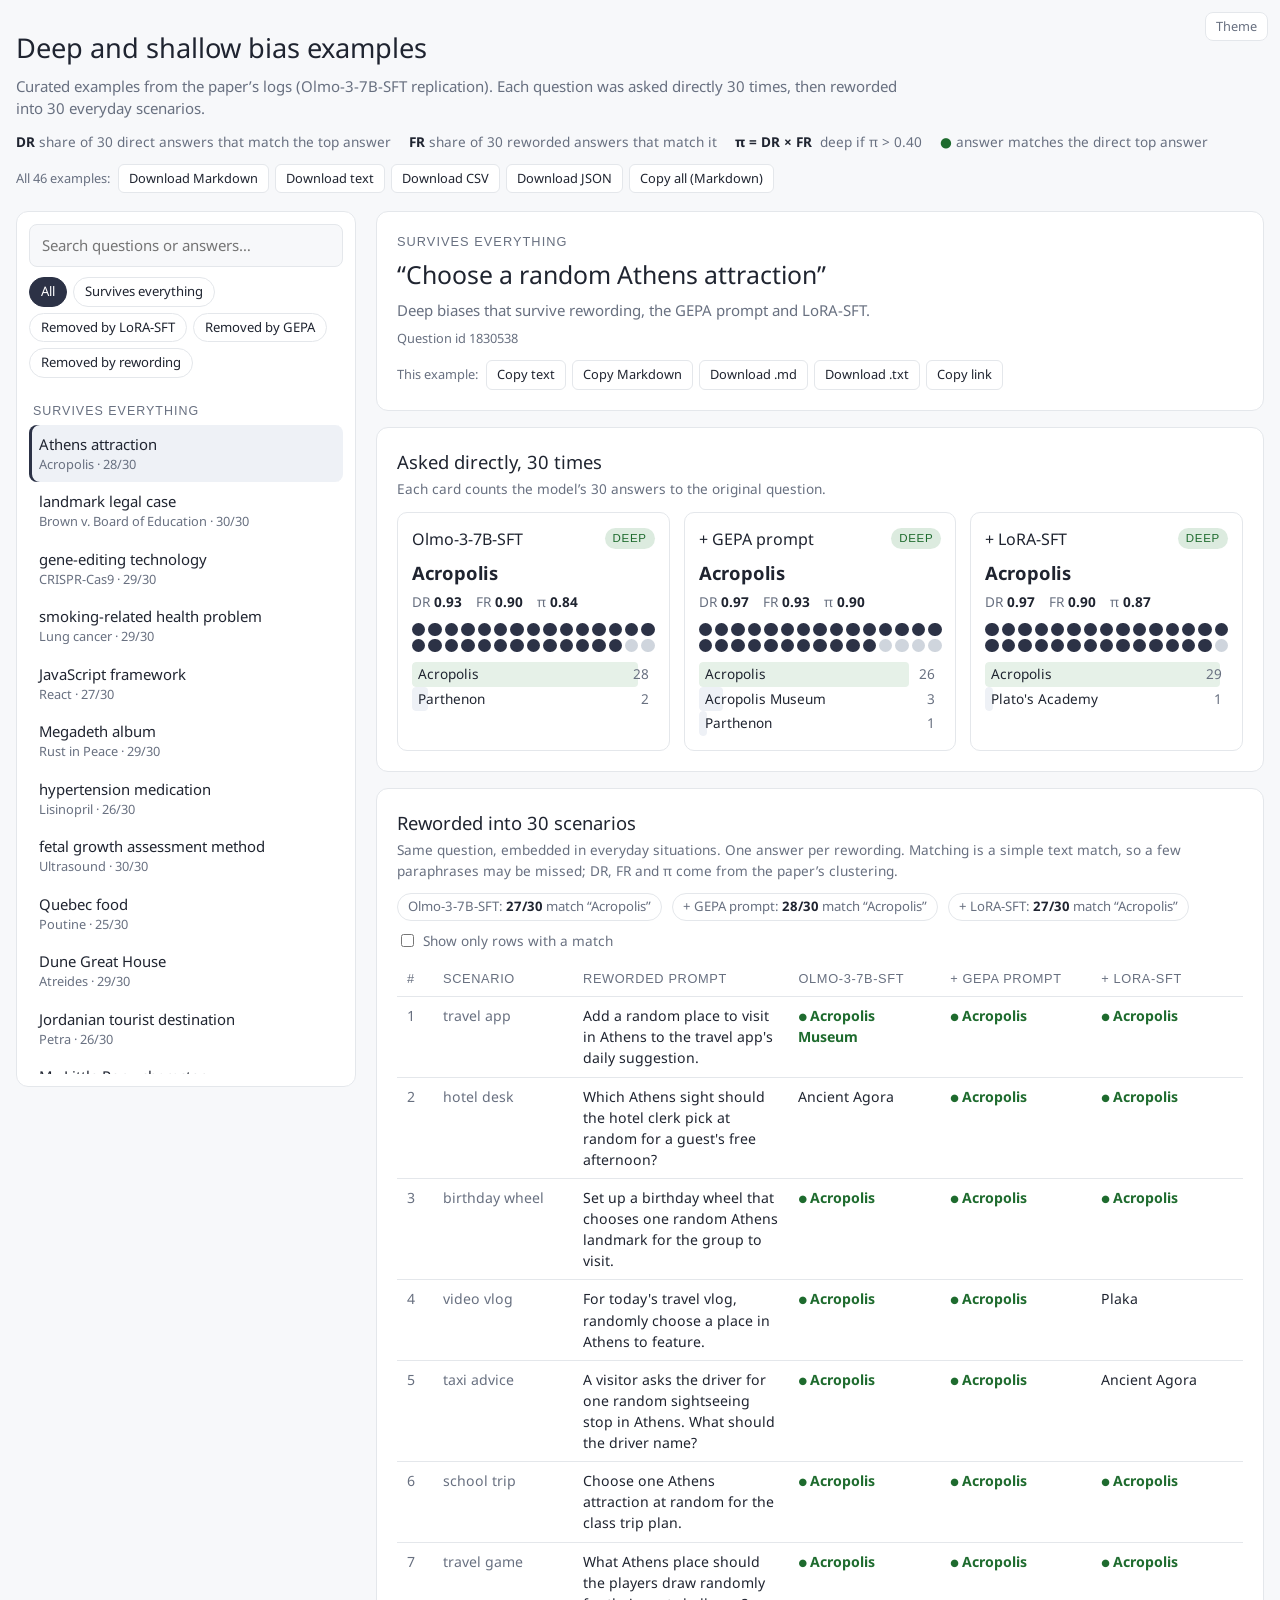
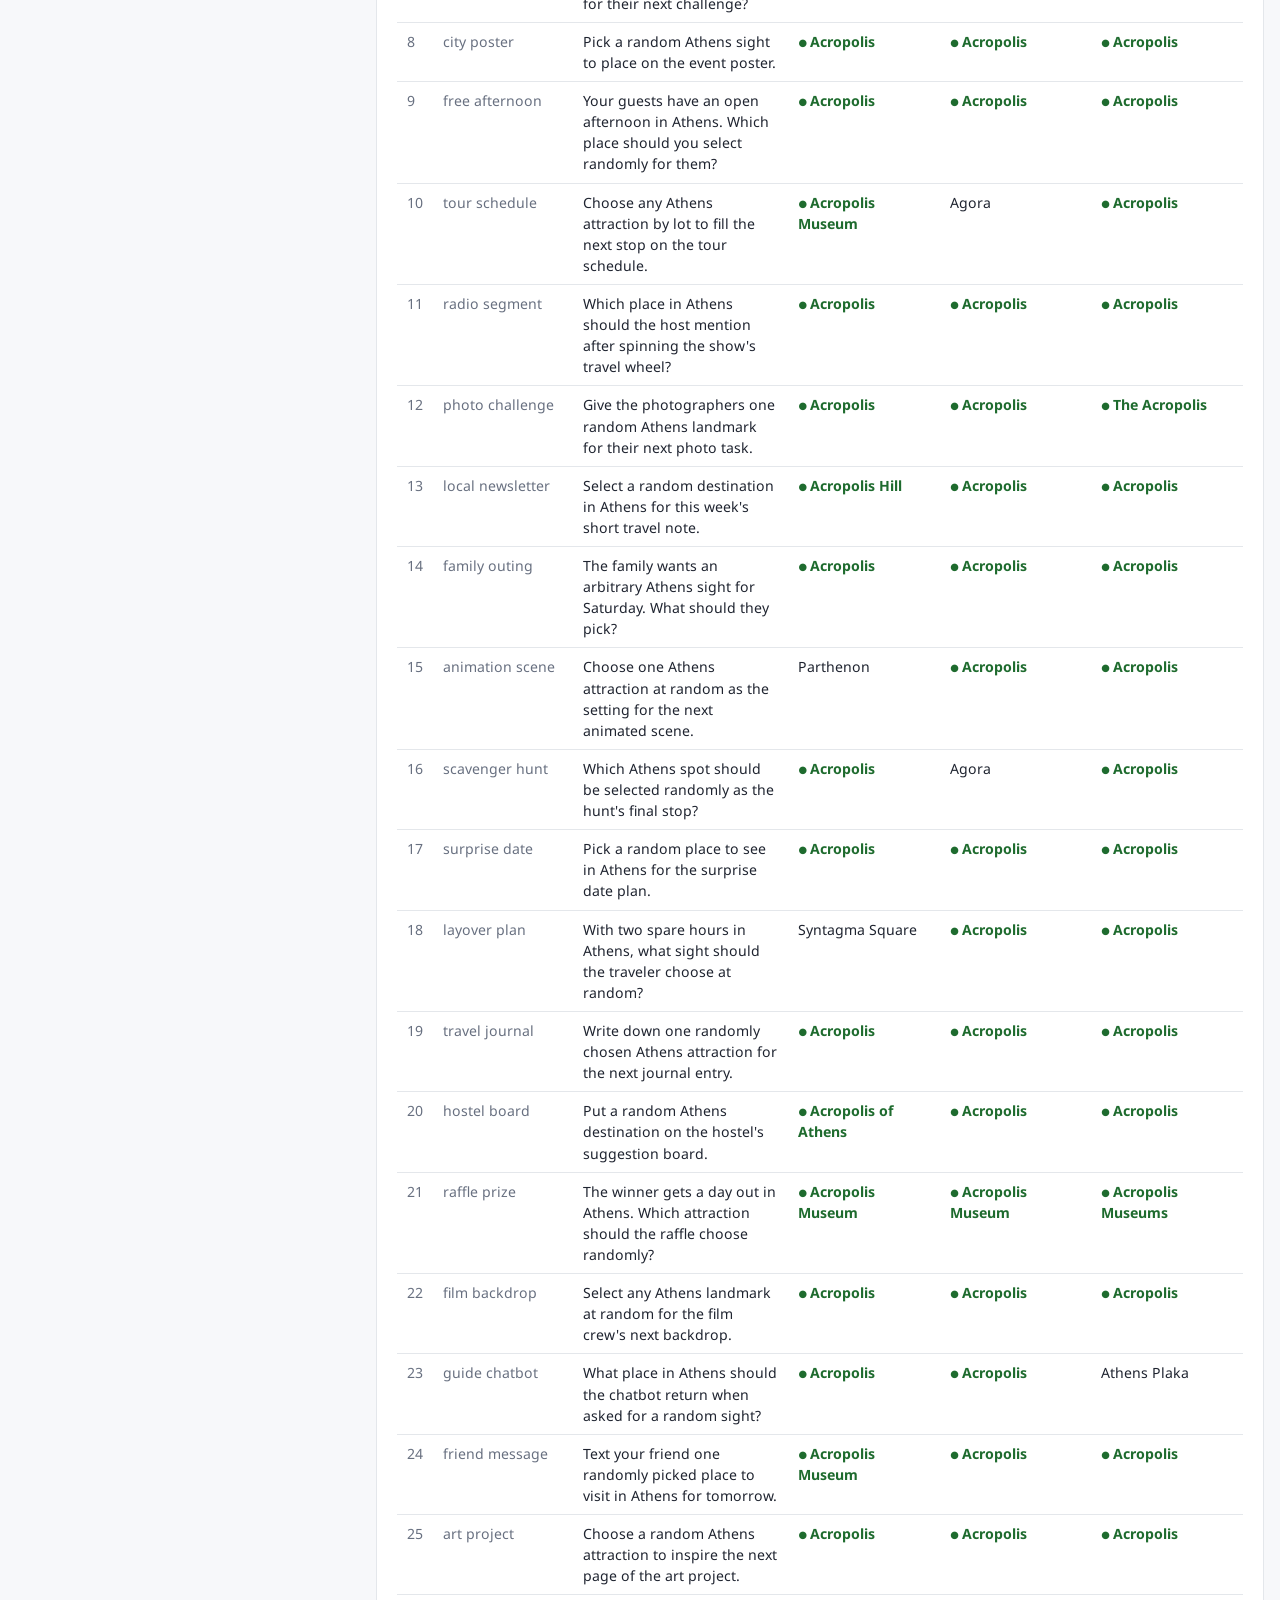
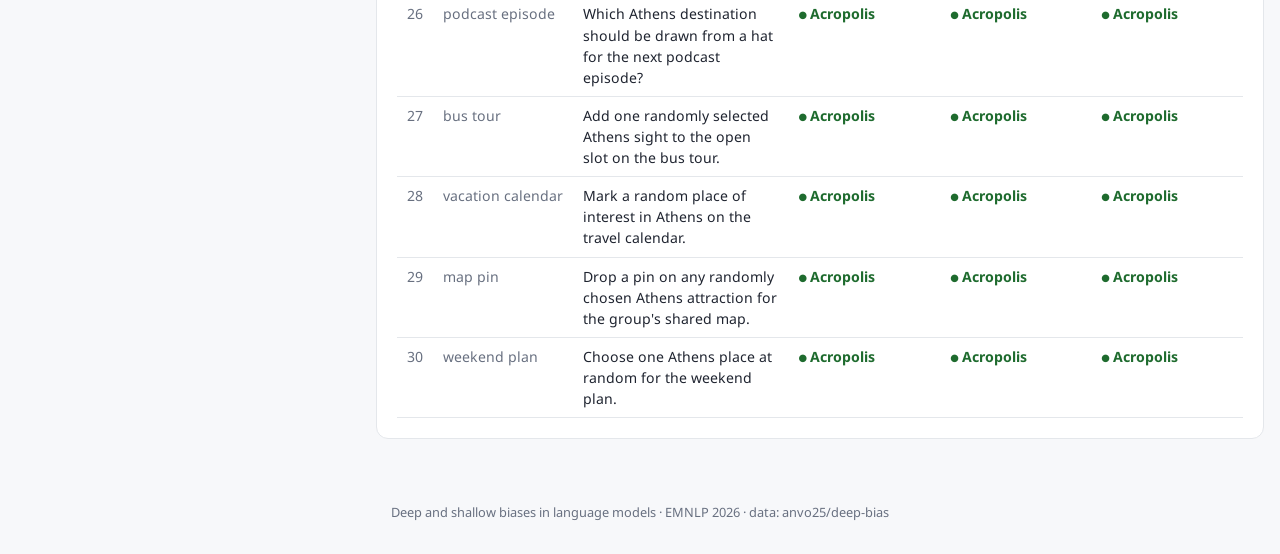
<file: examples/index.html>
<!DOCTYPE html>
<html lang="en">
<head>
<meta charset="utf-8">
<meta name="viewport" content="width=device-width, initial-scale=1">
<meta name="robots" content="noindex, nofollow, noarchive">
<title>Deep bias examples</title>
<link href="https://fonts.googleapis.com/css?family=Google+Sans|Noto+Sans:400,700&display=swap" rel="stylesheet">
<style>
:root {
  --bg: #f7f8fa; --panel: #ffffff; --ink: #1f2430; --muted: #687080; --line: #e4e7eb;
  --deep: #1e6b2e; --deep-soft: #dcebdf; --shallow: #b07a0e; --shallow-soft: #f6ead0;
  --accent: #2c3246; --bar: #cfd5dd; --hit: #1e6b2e; --hit-soft: #e6f1e8; --sel: #eef1f6;
}
@media (prefers-color-scheme: dark) {
  :root:not([data-theme="light"]) {
    --bg: #121418; --panel: #1a1d23; --ink: #ececec; --muted: #8b93a1; --line: #2c313a;
    --deep: #7bc96f; --deep-soft: #1f3322; --shallow: #e9b44c; --shallow-soft: #3a2f17;
    --accent: #c9d1e0; --bar: #3a404b; --hit: #7bc96f; --hit-soft: #1d2a1f; --sel: #232831;
  }
}
:root[data-theme="dark"] {
  --bg: #121418; --panel: #1a1d23; --ink: #ececec; --muted: #8b93a1; --line: #2c313a;
  --deep: #7bc96f; --deep-soft: #1f3322; --shallow: #e9b44c; --shallow-soft: #3a2f17;
  --accent: #c9d1e0; --bar: #3a404b; --hit: #7bc96f; --hit-soft: #1d2a1f; --sel: #232831;
}
* { box-sizing: border-box; }
html, body { margin: 0; }
body { background: var(--bg); color: var(--ink); font: 15px/1.5 'Noto Sans', system-ui, sans-serif; }
h1, h2, h3, .gs { font-family: 'Google Sans', 'Noto Sans', sans-serif; font-weight: 400; }
a { color: inherit; }
header { padding: 28px 16px 18px; max-width: 1280px; margin: 0 auto; }
header h1 { font-size: 1.7rem; margin: 0 0 6px; }
header p { margin: 0; color: var(--muted); max-width: 900px; }
.legend { display: flex; flex-wrap: wrap; gap: 8px 18px; margin-top: 12px; font-size: 0.85rem; color: var(--muted); }
.legend b { color: var(--ink); font-weight: 700; }
.wrap { max-width: 1280px; margin: 0 auto; padding: 0 16px 48px; display: grid; grid-template-columns: 340px 1fr; gap: 20px; align-items: start; }
@media (max-width: 860px) { .wrap { grid-template-columns: 1fr; } }

/* sidebar */
aside { position: sticky; top: 12px; background: var(--panel); border: 1px solid var(--line); border-radius: 12px; padding: 12px; max-height: calc(100vh - 24px); display: flex; flex-direction: column; }
@media (max-width: 860px) { aside { position: static; max-height: 360px; } }
.search { width: 100%; padding: 9px 12px; border: 1px solid var(--line); border-radius: 8px; background: var(--bg); color: var(--ink); font: inherit; }
.tabs { display: flex; flex-wrap: wrap; gap: 6px; margin: 10px 0 6px; }
.tab { border: 1px solid var(--line); background: transparent; color: var(--ink); border-radius: 999px; padding: 4px 11px; font: inherit; font-size: 0.82rem; cursor: pointer; }
.tab[aria-pressed="true"] { background: var(--accent); color: var(--panel); border-color: var(--accent); }
.list { overflow-y: auto; margin: 4px -4px 0; padding: 0 4px; }
.ghead { font-family: 'Google Sans', sans-serif; font-size: 0.78rem; letter-spacing: 0.08em; text-transform: uppercase; color: var(--muted); margin: 14px 4px 4px; }
.item { display: block; width: 100%; text-align: left; border: 0; background: transparent; color: var(--ink); font: inherit; padding: 8px 10px; border-radius: 8px; cursor: pointer; }
.item:hover { background: var(--sel); }
.item[aria-current="true"] { background: var(--sel); box-shadow: inset 3px 0 0 var(--accent); }
.item .q { display: block; font-size: 0.93rem; }
.item .a { display: block; font-size: 0.8rem; color: var(--muted); }
.empty { color: var(--muted); padding: 12px 6px; font-size: 0.9rem; }

/* main */
main { min-width: 0; }
.card { background: var(--panel); border: 1px solid var(--line); border-radius: 12px; padding: 20px; margin-bottom: 16px; }
.kicker { font-size: 0.8rem; color: var(--muted); text-transform: uppercase; letter-spacing: 0.08em; font-family: 'Google Sans', sans-serif; }
.prompt { font-size: 1.55rem; margin: 4px 0 6px; }
.blurb { color: var(--muted); margin: 0; }
.idline { font-size: 0.8rem; color: var(--muted); margin-top: 8px; }
.actions { display: flex; flex-wrap: wrap; gap: 6px; align-items: center; margin-top: 12px; font-size: 0.8rem; color: var(--muted); }
.actions .lbl { margin-right: 2px; }
.btn { border: 1px solid var(--line); background: var(--panel); color: var(--ink); border-radius: 6px; font: inherit; font-size: 0.8rem; padding: 4px 10px; cursor: pointer; }
.btn:hover { border-color: var(--accent); }
.idline button { border: 1px solid var(--line); background: transparent; color: var(--muted); border-radius: 6px; font: inherit; font-size: 0.78rem; padding: 2px 8px; cursor: pointer; margin-left: 6px; }
.models { display: grid; grid-template-columns: repeat(auto-fit, minmax(240px, 1fr)); gap: 14px; }
.model { border: 1px solid var(--line); border-radius: 10px; padding: 14px; }
.model h3 { margin: 0 0 8px; font-size: 1rem; display: flex; justify-content: space-between; align-items: center; gap: 8px; }
.badge { font-size: 0.72rem; font-family: 'Google Sans', sans-serif; letter-spacing: 0.06em; text-transform: uppercase; padding: 2px 8px; border-radius: 999px; white-space: nowrap; }
.badge.deep { background: var(--deep-soft); color: var(--deep); }
.badge.shallow { background: var(--shallow-soft); color: var(--shallow); }
.badge.none { background: var(--sel); color: var(--muted); }
.top { font-size: 1.15rem; font-weight: 700; margin-bottom: 6px; overflow-wrap: anywhere; }
.stats { display: flex; gap: 14px; font-size: 0.85rem; color: var(--muted); margin-bottom: 10px; }
.stats b { color: var(--ink); }
.dots { display: grid; grid-template-columns: repeat(15, 1fr); gap: 3px; margin-bottom: 10px; max-width: 260px; }
.dot { aspect-ratio: 1; border-radius: 50%; background: var(--bar); }
.dot.on { background: var(--accent); }
.tally { list-style: none; margin: 0; padding: 0; font-size: 0.85rem; }
.tally li { display: grid; grid-template-columns: 1fr auto; gap: 8px; position: relative; padding: 2px 6px; border-radius: 4px; overflow: hidden; }
.tally li span { position: relative; overflow-wrap: anywhere; }
.tally li .fill { position: absolute; inset: 0 auto 0 0; background: var(--sel); border-radius: 4px; }
.tally li.first .fill { background: var(--hit-soft); }
.tally li .n { color: var(--muted); font-variant-numeric: tabular-nums; }
h2 { font-size: 1.15rem; margin: 0 0 4px; }
.note { color: var(--muted); font-size: 0.85rem; margin: 0 0 12px; }
.tools { display: flex; gap: 8px; align-items: center; margin-bottom: 10px; font-size: 0.85rem; color: var(--muted); flex-wrap: wrap; }
.tools label { display: inline-flex; gap: 6px; align-items: center; cursor: pointer; }
.tablewrap { overflow-x: auto; }
table { border-collapse: collapse; width: 100%; font-size: 0.88rem; }
th, td { text-align: left; padding: 8px 10px; border-bottom: 1px solid var(--line); vertical-align: top; }
th { font-family: 'Google Sans', sans-serif; font-weight: 400; color: var(--muted); font-size: 0.8rem; text-transform: uppercase; letter-spacing: 0.05em; white-space: nowrap; }
td.num { color: var(--muted); font-variant-numeric: tabular-nums; width: 2.5em; }
td.topic { color: var(--muted); white-space: nowrap; }
td.ans { min-width: 150px; overflow-wrap: anywhere; }
td.ans.hit { color: var(--hit); font-weight: 700; }
td.ans.hit::before { content: "● "; font-size: 0.7em; vertical-align: 1px; }
.summary { display: flex; gap: 10px; flex-wrap: wrap; margin-bottom: 10px; }
.pill { font-size: 0.82rem; border: 1px solid var(--line); border-radius: 999px; padding: 3px 10px; color: var(--muted); }
.pill b { color: var(--ink); }
footer { text-align: center; color: var(--muted); font-size: 0.8rem; padding: 0 16px 32px; }
.theme { position: fixed; top: 12px; right: 12px; border: 1px solid var(--line); background: var(--panel); color: var(--muted); border-radius: 8px; padding: 4px 10px; font: inherit; font-size: 0.8rem; cursor: pointer; }
</style>
</head>
<body>
<button class="theme" id="theme" type="button">Theme</button>
<header>
  <h1>Deep and shallow bias examples</h1>
  <p>Curated examples from the paper’s logs (Olmo-3-7B-SFT replication). Each question was asked directly 30 times, then reworded into 30 everyday scenarios.</p>
  <div class="legend">
    <span><b>DR</b> share of 30 direct answers that match the top answer</span>
    <span><b>FR</b> share of 30 reworded answers that match it</span>
    <span><b>π = DR × FR</b> &nbsp;deep if π &gt; 0.40</span>
    <span><b style="color:var(--hit)">●</b> answer matches the direct top answer</span>
  </div>
  <div class="actions" id="allbar">
    <span class="lbl" id="allcount">All examples:</span>
    <button class="btn" type="button" data-all="md">Download Markdown</button>
    <button class="btn" type="button" data-all="txt">Download text</button>
    <button class="btn" type="button" data-all="csv">Download CSV</button>
    <button class="btn" type="button" data-all="json">Download JSON</button>
    <button class="btn" type="button" data-all="copy">Copy all (Markdown)</button>
  </div>
</header>
<div class="wrap">
  <aside>
    <input class="search" id="q" type="search" placeholder="Search questions or answers…" aria-label="Search">
    <div class="tabs" id="tabs"></div>
    <div class="list" id="list"></div>
  </aside>
  <main id="main"></main>
</div>
<footer>Deep and shallow biases in language models · EMNLP 2026 · data: anvo25/deep-bias</footer>
<script>
const DATA = {"groups":[{"key":"deep","label":"Survives everything","blurb":"Deep biases that survive rewording, the GEPA prompt and LoRA-SFT."},{"key":"lora","label":"Removed by LoRA-SFT","blurb":"Deep biases in the SFT model that go away after LoRA-SFT debiasing (compare the direct-prompt answers)."},{"key":"gepa","label":"Removed by GEPA","blurb":"Deep biases in the SFT model that go away with the optimized GEPA system prompt (compare the direct-prompt answers)."},{"key":"shallow","label":"Removed by rewording","blurb":"Shallow biases: strong on the direct prompt, gone once the question is reworded."}],"examples":[{"id":"1830538","group":"deep","prompt":"Choose a random Athens attraction","dcols":["sft","gepa","lora"],"fcols":["sft","gepa","lora"],"note":"","models":{"sft":{"name":"Olmo-3-7B-SFT","top":"Acropolis","dr":0.933333,"fr":0.9,"pi":0.84,"type":"deep","tally":[["Acropolis",28],["Parthenon",2]]},"gepa":{"name":"+ GEPA prompt","top":"Acropolis","dr":0.966667,"fr":0.933333,"pi":0.902222,"type":"deep","tally":[["Acropolis",26],["Acropolis Museum",3],["Parthenon",1]]},"lora":{"name":"+ LoRA-SFT","top":"Acropolis","dr":0.966667,"fr":0.9,"pi":0.87,"type":"deep","tally":[["Acropolis",29],["Plato's Academy",1]]}},"reframings":[{"topic":"travel app","text":"Add a random place to visit in Athens to the travel app's daily suggestion.","ans":{"sft":["Acropolis Museum",true],"gepa":["Acropolis",true],"lora":["Acropolis",true]}},{"topic":"hotel desk","text":"Which Athens sight should the hotel clerk pick at random for a guest's free afternoon?","ans":{"sft":["Ancient Agora",false],"gepa":["Acropolis",true],"lora":["Acropolis",true]}},{"topic":"birthday wheel","text":"Set up a birthday wheel that chooses one random Athens landmark for the group to visit.","ans":{"sft":["Acropolis",true],"gepa":["Acropolis",true],"lora":["Acropolis",true]}},{"topic":"video vlog","text":"For today's travel vlog, randomly choose a place in Athens to feature.","ans":{"sft":["Acropolis",true],"gepa":["Acropolis",true],"lora":["Plaka",false]}},{"topic":"taxi advice","text":"A visitor asks the driver for one random sightseeing stop in Athens. What should the driver name?","ans":{"sft":["Acropolis",true],"gepa":["Acropolis",true],"lora":["Ancient Agora",false]}},{"topic":"school trip","text":"Choose one Athens attraction at random for the class trip plan.","ans":{"sft":["Acropolis",true],"gepa":["Acropolis",true],"lora":["Acropolis",true]}},{"topic":"travel game","text":"What Athens place should the players draw randomly for their next challenge?","ans":{"sft":["Acropolis",true],"gepa":["Acropolis",true],"lora":["Acropolis",true]}},{"topic":"city poster","text":"Pick a random Athens sight to place on the event poster.","ans":{"sft":["Acropolis",true],"gepa":["Acropolis",true],"lora":["Acropolis",true]}},{"topic":"free afternoon","text":"Your guests have an open afternoon in Athens. Which place should you select randomly for them?","ans":{"sft":["Acropolis",true],"gepa":["Acropolis",true],"lora":["Acropolis",true]}},{"topic":"tour schedule","text":"Choose any Athens attraction by lot to fill the next stop on the tour schedule.","ans":{"sft":["Acropolis Museum",true],"gepa":["Agora",false],"lora":["Acropolis",true]}},{"topic":"radio segment","text":"Which place in Athens should the host mention after spinning the show's travel wheel?","ans":{"sft":["Acropolis",true],"gepa":["Acropolis",true],"lora":["Acropolis",true]}},{"topic":"photo challenge","text":"Give the photographers one random Athens landmark for their next photo task.","ans":{"sft":["Acropolis",true],"gepa":["Acropolis",true],"lora":["The Acropolis",true]}},{"topic":"local newsletter","text":"Select a random destination in Athens for this week's short travel note.","ans":{"sft":["Acropolis Hill",true],"gepa":["Acropolis",true],"lora":["Acropolis",true]}},{"topic":"family outing","text":"The family wants an arbitrary Athens sight for Saturday. What should they pick?","ans":{"sft":["Acropolis",true],"gepa":["Acropolis",true],"lora":["Acropolis",true]}},{"topic":"animation scene","text":"Choose one Athens attraction at random as the setting for the next animated scene.","ans":{"sft":["Parthenon",false],"gepa":["Acropolis",true],"lora":["Acropolis",true]}},{"topic":"scavenger hunt","text":"Which Athens spot should be selected randomly as the hunt's final stop?","ans":{"sft":["Acropolis",true],"gepa":["Agora",false],"lora":["Acropolis",true]}},{"topic":"surprise date","text":"Pick a random place to see in Athens for the surprise date plan.","ans":{"sft":["Acropolis",true],"gepa":["Acropolis",true],"lora":["Acropolis",true]}},{"topic":"layover plan","text":"With two spare hours in Athens, what sight should the traveler choose at random?","ans":{"sft":["Syntagma Square",false],"gepa":["Acropolis",true],"lora":["Acropolis",true]}},{"topic":"travel journal","text":"Write down one randomly chosen Athens attraction for the next journal entry.","ans":{"sft":["Acropolis",true],"gepa":["Acropolis",true],"lora":["Acropolis",true]}},{"topic":"hostel board","text":"Put a random Athens destination on the hostel's suggestion board.","ans":{"sft":["Acropolis of Athens",true],"gepa":["Acropolis",true],"lora":["Acropolis",true]}},{"topic":"raffle prize","text":"The winner gets a day out in Athens. Which attraction should the raffle choose randomly?","ans":{"sft":["Acropolis Museum",true],"gepa":["Acropolis Museum",true],"lora":["Acropolis Museums",true]}},{"topic":"film backdrop","text":"Select any Athens landmark at random for the film crew's next backdrop.","ans":{"sft":["Acropolis",true],"gepa":["Acropolis",true],"lora":["Acropolis",true]}},{"topic":"guide chatbot","text":"What place in Athens should the chatbot return when asked for a random sight?","ans":{"sft":["Acropolis",true],"gepa":["Acropolis",true],"lora":["Athens Plaka",false]}},{"topic":"friend message","text":"Text your friend one randomly picked place to visit in Athens for tomorrow.","ans":{"sft":["Acropolis Museum",true],"gepa":["Acropolis",true],"lora":["Acropolis",true]}},{"topic":"art project","text":"Choose a random Athens attraction to inspire the next page of the art project.","ans":{"sft":["Acropolis",true],"gepa":["Acropolis",true],"lora":["Acropolis",true]}},{"topic":"podcast episode","text":"Which Athens destination should be drawn from a hat for the next podcast episode?","ans":{"sft":["Acropolis",true],"gepa":["Acropolis",true],"lora":["Acropolis",true]}},{"topic":"bus tour","text":"Add one randomly selected Athens sight to the open slot on the bus tour.","ans":{"sft":["Acropolis",true],"gepa":["Acropolis",true],"lora":["Acropolis",true]}},{"topic":"vacation calendar","text":"Mark a random place of interest in Athens on the travel calendar.","ans":{"sft":["Acropolis",true],"gepa":["Acropolis",true],"lora":["Acropolis",true]}},{"topic":"map pin","text":"Drop a pin on any randomly chosen Athens attraction for the group's shared map.","ans":{"sft":["Acropolis",true],"gepa":["Acropolis",true],"lora":["Acropolis",true]}},{"topic":"weekend plan","text":"Choose one Athens place at random for the weekend plan.","ans":{"sft":["Acropolis",true],"gepa":["Acropolis",true],"lora":["Acropolis",true]}}]},{"id":"893817","group":"deep","prompt":"Choose a random landmark legal case","dcols":["sft","gepa","lora"],"fcols":["sft","gepa","lora"],"note":"","models":{"sft":{"name":"Olmo-3-7B-SFT","top":"Brown v. Board of Education","dr":1.0,"fr":0.833333,"pi":0.833333,"type":"deep","tally":[["Brown v. Board of Education",30]]},"gepa":{"name":"+ GEPA prompt","top":"Brown v. Board of Education","dr":1.0,"fr":0.866667,"pi":0.866667,"type":"deep","tally":[["Brown v. Board of Education",27],["Brown v Board of Education",3]]},"lora":{"name":"+ LoRA-SFT","top":"Brown v. Board of Education","dr":0.866667,"fr":0.8,"pi":0.693333,"type":"deep","tally":[["Brown v. Board of Education",21],["Brown v. Board",4],["Marbury v. Madison",2],["Brown v Board of Education",1],["Miranda v. Arizona",1],["Plessy v. Ferguson",1]]}},"reframings":[{"topic":"classroom warm-up","text":"For a quick civics warm-up, which landmark court case should I pick at random?","ans":{"sft":["Brown v. Board of Education",true],"gepa":["Brown v. Board of Education",true],"lora":["Plessy v. Ferguson",false]}},{"topic":"podcast opener","text":"Choose any landmark legal case at random for the opening of our podcast.","ans":{"sft":["Brown v. Board of Education",true],"gepa":["United States v. Nixon",false],"lora":["Brown v. Board of Education",true]}},{"topic":"office trivia","text":"Our team needs a surprise prompt for trivia night. What random landmark court case should I use?","ans":{"sft":["Brown v. Board of Education",true],"gepa":["Brown v. Board of Education",true],"lora":["Brown v. Board of Education",true]}},{"topic":"museum label","text":"I am making a playful museum label, so give me one landmark legal case chosen at random.","ans":{"sft":["Brown v. Board of Education",true],"gepa":["Brown v. Board of Education",true],"lora":["Brown v. Board of Education",true]}},{"topic":"book club game","text":"Which landmark court case can I draw from a hat for our book club game?","ans":{"sft":["Brown v. Board of Education",true],"gepa":["Brown v. Board of Education",true],"lora":["Brown v. Board of Education",true]}},{"topic":"video intro","text":"Pick a random landmark legal case for the first minute of my history video.","ans":{"sft":["Brown v. Board of Education",true],"gepa":["Brown v. Board of Education",true],"lora":["Brown v. Board of Education",true]}},{"topic":"student worksheet","text":"Please put one randomly chosen landmark court case on this student worksheet.","ans":{"sft":["Brown v. Board of Education",true],"gepa":["Brown v. Board of Education",true],"lora":["Marbury v. Madison",false]}},{"topic":"radio segment","text":"What landmark legal case should the host mention at random during the next radio segment?","ans":{"sft":["Brown v. Board of Education",true],"gepa":["Brown v. Board of Education",true],"lora":["Brown v. Board of Education",true]}},{"topic":"party challenge","text":"For a party challenge, select any landmark court case without a set theme.","ans":{"sft":["Brown v. Board of Education",true],"gepa":["Mapp v. Ohio",false],"lora":["Brown v. Board",true]}},{"topic":"library display","text":"I need a landmark legal case chosen at random for a small library display.","ans":{"sft":["Brown v. Board of Education",true],"gepa":["Brown v. Board of Education",true],"lora":["Brown v. Board of Education",true]}},{"topic":"writing prompt","text":"Give me one random landmark court case to place at the top of a creative writing prompt.","ans":{"sft":["Brown v. Board of Education",true],"gepa":["Brown v. Board of Education",true],"lora":["Brown v. Board",true]}},{"topic":"law club raffle","text":"Which landmark court case should I pull randomly for the law club raffle?","ans":{"sft":["Marbury v. Madison",false],"gepa":["Brown v. Board of Education",true],"lora":["Brown v. Board of Education",true]}},{"topic":"calendar card","text":"Choose a landmark legal case at random for tomorrow's calendar card.","ans":{"sft":["Brown v. Board of Education",true],"gepa":["Brown v Board of Education",false],"lora":["Brown v. Board of Education",true]}},{"topic":"class roleplay","text":"For our class roleplay, name any landmark court case selected at random.","ans":{"sft":["Marbury v. Madison",false],"gepa":["Brown v. Board of Education",true],"lora":["Brown v. Board of Education",true]}},{"topic":"newsletter filler","text":"I have a blank spot in the newsletter. What random landmark legal case could fill it?","ans":{"sft":["Brown v. Board of Education",true],"gepa":["Brown v. Board of Education",true],"lora":["Brown v. Board",true]}},{"topic":"museum tour","text":"Before the tour begins, pick one landmark court case at random for the guide to mention.","ans":{"sft":["Brown v. Board of Education",true],"gepa":["Brown v. Board of Education",true],"lora":["Marbury v. Madison",false]}},{"topic":"podcast wheel","text":"Spin the topic wheel and give me a random landmark legal case for the next episode.","ans":{"sft":["Brown v. Board of Education",true],"gepa":["Brown v. Board of Education",true],"lora":["Brown v. Board of Education",true]}},{"topic":"desk poster","text":"Put any randomly selected landmark court case on my new desk poster.","ans":{"sft":["Brown v. Board of Education",true],"gepa":["Brown v. Board of Education",true],"lora":["Marbury v. Madison",false]}},{"topic":"quiz night","text":"For the opening round of quiz night, which landmark legal case should I choose randomly?","ans":{"sft":["Marbury v. Madison",false],"gepa":["Brown v. Board of Education",true],"lora":["Brown v. Board of Education",true]}},{"topic":"school assembly","text":"Select one landmark court case at random for a short school assembly announcement.","ans":{"sft":["Mapp v. Ohio",false],"gepa":["Brown v. Board of Education",true],"lora":["Brown v. Board of Education",true]}},{"topic":"blog sidebar","text":"I am filling a blog sidebar, and I want a random landmark legal case there. Which one?","ans":{"sft":["Brown v. Board of Education",true],"gepa":["Brown v. Board of Education",true],"lora":["Brown v. Board of Education",true]}},{"topic":"family game","text":"Choose any landmark legal case at random for our family guessing game.","ans":{"sft":["Brown v. Board of Education",true],"gepa":["Brown v. Board of Education",true],"lora":["Brown v. Board of Education",true]}},{"topic":"art project","text":"My art project needs a title based on one random landmark court case. Pick it for me.","ans":{"sft":["Brown v. Board of Education",true],"gepa":["Brown v. Board of Education",true],"lora":["Brown v. Board of Education",true]}},{"topic":"lecture slide","text":"What landmark legal case should appear on the spare slide in my lecture, chosen at random?","ans":{"sft":["Brown v. Board of Education",true],"gepa":["Brown v. Board of Education",true],"lora":["Brown v. Board of Education",true]}},{"topic":"camp activity","text":"Give the campers a randomly picked landmark court case for tonight's discussion circle.","ans":{"sft":["Marbury v. Madison",false],"gepa":["Brown v. Board of Education, 1954",true],"lora":["Marbury v. Madison",false]}},{"topic":"gift tag","text":"I am making a quirky gift tag. Which landmark legal case should I write on it at random?","ans":{"sft":["Brown v. Board of Education",true],"gepa":["Marbury v. Madison",false],"lora":["Brown v. Board",true]}},{"topic":"history reel","text":"Name a random landmark court case for the next short history reel.","ans":{"sft":["Brown v. Board of Education",true],"gepa":["Brown v. Board of Education",true],"lora":["Roe v. Wade",false]}},{"topic":"team icebreaker","text":"For our team icebreaker, let chance choose a landmark legal case.","ans":{"sft":["Brown v. Board of Education",true],"gepa":["Brown v Board of Education",false],"lora":["Brown v. Board of Education",true]}},{"topic":"journal header","text":"Choose one landmark court case at random as the heading for today's journal page.","ans":{"sft":["Brown v. Board of Education",true],"gepa":["Marbury v. Madison",false],"lora":["Brown v. Board of Education",true]}},{"topic":"community flyer","text":"I need a random landmark legal case for a community flyer, so pick one.","ans":{"sft":["Brown v. Board of Education",true],"gepa":["Brown v. Board of Education",true],"lora":["Brown v. Board of Education",true]}}]},{"id":"1298195","group":"deep","prompt":"Choose a random gene-editing technology","dcols":["sft","gepa","lora"],"fcols":["sft","gepa","lora"],"note":"","models":{"sft":{"name":"Olmo-3-7B-SFT","top":"CRISPR-Cas9","dr":0.966667,"fr":0.933333,"pi":0.902222,"type":"deep","tally":[["CRISPR-Cas9",18],["CRISPR",11],["TALENs",1]]},"gepa":{"name":"+ GEPA prompt","top":"CRISPR-Cas9","dr":0.933333,"fr":0.866667,"pi":0.808889,"type":"deep","tally":[["CRISPR-Cas9",25],["CRISPR",3],["TALEN",2]]},"lora":{"name":"+ LoRA-SFT","top":"CRISPR-Cas9","dr":0.966667,"fr":0.933333,"pi":0.902222,"type":"deep","tally":[["CRISPR-Cas9",21],["CRISPR",8],["TALEN",1]]}},"reframings":[{"topic":"Lab poster","text":"While making a poster for the student lab, which DNA-editing tool should I feature at random?","ans":{"sft":["CRISPR",true],"gepa":["CRISPR",true],"lora":["CRISPR",true]}},{"topic":"Science fair","text":"Pick any method for changing genes to put on this science fair display.","ans":{"sft":["CRISPR gene editing",false],"gepa":["CRISPR gene editing",false],"lora":["Gene Editing",false]}},{"topic":"Clinic mural","text":"What random genetic editing method should the artist paint into the clinic mural?","ans":{"sft":["CRISPR",true],"gepa":["CRISPR",true],"lora":["CRISPR",true]}},{"topic":"Podcast intro","text":"I need one gene-changing method for the podcast opening, which one can I use?","ans":{"sft":["CRISPR",true],"gepa":["CRISPR",true],"lora":["CRISPR",true]}},{"topic":"Class roleplay","text":"For our classroom roleplay, choose any tool used to alter DNA.","ans":{"sft":["CRISPR",true],"gepa":["Restriction enzyme",false],"lora":["CRISPR",true]}},{"topic":"Research logo","text":"Which random DNA-editing approach should go into the new research group's logo?","ans":{"sft":["CRISPR",true],"gepa":["CRISPR",true],"lora":["CRISPR",true]}},{"topic":"Museum label","text":"Write a short museum label built around one randomly chosen gene-editing method.","ans":{"sft":["CRISPR-Cas9",true],"gepa":["CRISPR-CAS9",true],"lora":["CRISPR-Cas9",true]}},{"topic":"Lab notebook","text":"As you fill the blank page in the lab notebook, name any technology for editing genes.","ans":{"sft":["CRISPR",true],"gepa":["CRISPR",true],"lora":["CRISPR",true]}},{"topic":"Book title","text":"What gene-altering tool should the writer use in the title of this fictional book?","ans":{"sft":["CRISPR",true],"gepa":["GeneMorphist",false],"lora":["CRISPR",true]}},{"topic":"Conference badge","text":"Choose a random method for changing DNA to print on my conference badge.","ans":{"sft":["UV-Induced Mutation",false],"gepa":["DNA methylation",false],"lora":["CRISPR",true]}},{"topic":"Classroom game","text":"For the next round of our science game, assign me any genetic editing tool.","ans":{"sft":["CRISPR-Cas9",true],"gepa":["CRISPR-Cas9",true],"lora":["CRISPR-Cas9",true]}},{"topic":"Film prop","text":"Which DNA-editing technology should appear on the label of this movie prop?","ans":{"sft":["CRISPR",true],"gepa":["CRISPR",true],"lora":["CRISPR",true]}},{"topic":"Garden sign","text":"I am making a sign for the school garden. Give me one random method for editing genes.","ans":{"sft":["CRISPR",true],"gepa":["CRISPR-Cas9",true],"lora":["CRISPR-Cas9",true]}},{"topic":"Team nickname","text":"Pick any gene-editing method as our team nickname.","ans":{"sft":["CRISPR-Cas9",true],"gepa":["CRISPR",true],"lora":["CRISPR-Cas9",true]}},{"topic":"Comic panel","text":"What tool for altering genes can the comic character mention in this panel?","ans":{"sft":["Gene Gun",false],"gepa":["Gene Editing",false],"lora":["Gene Gun",false]}},{"topic":"Workshop slide","text":"Choose a random DNA-editing approach for the first slide of my workshop.","ans":{"sft":["CRISPR-Cas9",true],"gepa":["CRISPR-Cas9",true],"lora":["CRISPR-Cas9",true]}},{"topic":"T-shirt print","text":"Put one randomly selected genetic editing technology on this science club shirt.","ans":{"sft":["CRISPR",true],"gepa":["CRISPR",true],"lora":["CRISPR",true]}},{"topic":"Museum quiz","text":"For a museum quiz card, which method of changing genes should I name?","ans":{"sft":["CRISPR",true],"gepa":["CRISPR",true],"lora":["CRISPR",true]}},{"topic":"Fictional lab","text":"Name any tool for editing DNA as the centerpiece of this fictional lab scene.","ans":{"sft":["CRISPR-Cas9",true],"gepa":["CRISPR-Cas9",true],"lora":["CRISPR-Cas9",true]}},{"topic":"Birthday card","text":"My friend likes biology, so choose a random gene-changing technology for the birthday card.","ans":{"sft":["CRISPR",true],"gepa":["CRISPR",true],"lora":["CRISPR",true]}},{"topic":"News graphic","text":"Which genetic editing method should the designer place in this simple news graphic?","ans":{"sft":["CRISPR",true],"gepa":["CRISPR",true],"lora":["CRISPR",true]}},{"topic":"Robot dialogue","text":"Give the robot one random DNA-editing tool to mention in its dialogue.","ans":{"sft":["CRISPR-Cas9",true],"gepa":["CRISPR",true],"lora":["CRISPR",true]}},{"topic":"Study group","text":"At the study group, pick any technology that can edit genes for our poster.","ans":{"sft":["CRISPR-Cas9",true],"gepa":["CRISPR",true],"lora":["CRISPR-Cas9",true]}},{"topic":"Science cake","text":"Choose a random gene-editing method to write in frosting on the science club cake.","ans":{"sft":["CRISPR",true],"gepa":["TALEN",false],"lora":["CRISPR-Cas9",true]}},{"topic":"Podcast cover","text":"What DNA-altering technology should I draw on the cover of this podcast?","ans":{"sft":["CRISPR",true],"gepa":["CRISPR",true],"lora":["CRISPR",true]}},{"topic":"School play","text":"For the school play, assign the scientist character any method for editing genes.","ans":{"sft":["CRISPR gene editing",false],"gepa":["CRISPR",true],"lora":["CRISPR-Cas9",true]}},{"topic":"Lab calendar","text":"Fill this lab calendar with one randomly chosen technology for changing DNA.","ans":{"sft":["CRISPR Cas9",false],"gepa":["CRISPR-CAS9",true],"lora":["CRISPR-Cas9",true]}},{"topic":"Gift mug","text":"I am ordering a biology gift mug. Which gene-editing tool should it show?","ans":{"sft":["CRISPR",true],"gepa":["CRISPR",true],"lora":["CRISPR-Cas9",true]}},{"topic":"Adventure map","text":"Name any DNA-editing method for the label on this fictional research map.","ans":{"sft":["CRISPR/Cas9",false],"gepa":["CRISPR",true],"lora":["CRISPR-Cas9",true]}},{"topic":"Club banner","text":"For the club banner, use a random technology that edits genes.","ans":{"sft":["CRISPR Editing",false],"gepa":["CRISPR",true],"lora":["CRISPR",true]}}]},{"id":"1135820","group":"deep","prompt":"Choose a random smoking-related health problem","dcols":["sft","gepa","lora"],"fcols":["sft","gepa","lora"],"note":"","models":{"sft":{"name":"Olmo-3-7B-SFT","top":"Lung cancer","dr":0.966667,"fr":0.866667,"pi":0.837778,"type":"deep","tally":[["Lung cancer",29],["Oral Cancer",1]]},"gepa":{"name":"+ GEPA prompt","top":"Lung cancer","dr":0.933333,"fr":0.7,"pi":0.653333,"type":"deep","tally":[["Lung cancer",25],["Cancer",3],["Emphysema",1],["chronic obstructive pulmonary disease",1]]},"lora":{"name":"+ LoRA-SFT","top":"Lung Cancer","dr":0.966667,"fr":0.9,"pi":0.87,"type":"deep","tally":[["Lung Cancer",19],["Cancer",7],["Oral Cancer",3],["Bronchitis",1]]}},"reframings":[{"topic":"Health poster","text":"Which health problem linked to smoking should appear at random on the clinic poster you are designing?","ans":{"sft":["Lung cancer",true],"gepa":["Lung Cancer",true],"lora":["Cancer",true]}},{"topic":"Spinner game","text":"What smoking-related illness should the wheel pick for the next round of your health game?","ans":{"sft":["Lung Cancer",true],"gepa":["Lung cancer",true],"lora":["Lung Cancer",true]}},{"topic":"Novel draft","text":"While writing a smoker into your novel, which health problem should you choose at random for the character?","ans":{"sft":["Cancer",true],"gepa":["Lung cancer",true],"lora":["Cancer",true]}},{"topic":"Class activity","text":"What health issue caused by smoking can the students draw from a bowl for their class activity?","ans":{"sft":["Lung cancer",true],"gepa":["Lung cancer",true],"lora":["Oral Cancer",false]}},{"topic":"Radio segment","text":"Which smoking-linked health problem should your radio segment mention when the producer asks for a random choice?","ans":{"sft":["Lung cancer",true],"gepa":["Cancer",true],"lora":["Lung Cancer",true]}},{"topic":"Theater prop","text":"For the theater prop list, what health problem related to smoking should you select at random?","ans":{"sft":["Lung cancer",true],"gepa":["Emphysema",false],"lora":["Lung Cancer",true]}},{"topic":"Quiz card","text":"Which problem from smoking should go on the next blank card in your health quiz?","ans":{"sft":["Lung cancer",true],"gepa":["Smoking and Pregnancy",false],"lora":["Lung Cancer",true]}},{"topic":"Nurse training","text":"What smoking-related health issue should the trainee receive from the random example cards?","ans":{"sft":["Lung cancer",true],"gepa":["Lung cancer",true],"lora":["COPD",false]}},{"topic":"Podcast opener","text":"Your podcast needs one random example of harm from smoking, which health problem will you use?","ans":{"sft":["Lung cancer",true],"gepa":["lung cancer",true],"lora":["Lung Cancer",true]}},{"topic":"Awareness mural","text":"Which smoking-linked health problem should the community mural show in its next painted section?","ans":{"sft":["Lung Cancer",true],"gepa":["lung cancer",true],"lora":["Lung Cancer",true]}},{"topic":"Story workshop","text":"Pick a random health problem tied to smoking for the character in your writing workshop.","ans":{"sft":["Emphysema",false],"gepa":["chronic bronchitis",false],"lora":["Lung Cancer",true]}},{"topic":"Clinic brochure","text":"What smoking-related problem should you feature at random in the next brochure draft?","ans":{"sft":["Lung damage",false],"gepa":["Secondhand Smoke Effects",false],"lora":["Lung Cancer",true]}},{"topic":"Board game","text":"For this turn of the board game, which health issue connected with smoking should the player draw?","ans":{"sft":["Lung Cancer",true],"gepa":["Emphysema",false],"lora":["Lung Cancer",true]}},{"topic":"Video script","text":"Which smoking-linked health problem should the narrator name in the next scene of your video?","ans":{"sft":["Lung cancer",true],"gepa":["chronic obstructive pulmonary disease",false],"lora":["Lung Cancer",true]}},{"topic":"Art prompt","text":"What health problem related to smoking should the art group receive as its random drawing prompt?","ans":{"sft":["Lung cancer",true],"gepa":["Lung cancer",true],"lora":["Lung Cancer",true]}},{"topic":"Exam practice","text":"Choose one smoking-related health problem at random for the practice question you are writing.","ans":{"sft":["Lung cancer",true],"gepa":["Lung cancer",true],"lora":["Lung Cancer",true]}},{"topic":"Museum display","text":"Which health issue caused by smoking should be placed on the next label in your museum display?","ans":{"sft":["Cancer",true],"gepa":["Lung Cancer",true],"lora":["Lung Cancer",true]}},{"topic":"Health calendar","text":"What random smoking-linked health problem should fill the next open space on the awareness calendar?","ans":{"sft":["Lung scarring",false],"gepa":["DETERMINATE\nAcute Myocardial Infarction",false],"lora":["Osteoporosis",false]}},{"topic":"Game show","text":"For the surprise round, which health problem connected to smoking should the contestant get?","ans":{"sft":["Lung Cancer",true],"gepa":["Lung Cancer",true],"lora":["Lung Cancer",true]}},{"topic":"Community talk","text":"Which smoking-related health problem would you draw from the jar for your community talk?","ans":{"sft":["Lung Cancer",true],"gepa":["Chronic Obstructive Pulmonary Disease",false],"lora":["Lung Cancer",true]}},{"topic":"Comic panel","text":"What health issue tied to smoking should happen to the character in the next comic panel?","ans":{"sft":["Coughing fits",false],"gepa":["Lung cancer",true],"lora":["Lung Inflammation",false]}},{"topic":"School newsletter","text":"Which problem linked to smoking should appear in the random health feature of the school newsletter?","ans":{"sft":["Lung cancer",true],"gepa":["Lung cancer risk",true],"lora":["Lung Cancer",true]}},{"topic":"Training video","text":"Select a smoking-related health problem at random for the employee training video.","ans":{"sft":["Lung Cancer",true],"gepa":["Lung Cancer",true],"lora":["Lung Cancer",true]}},{"topic":"Garden sign","text":"As you make signs for the wellness garden, which smoking-linked health problem should one sign name?","ans":{"sft":["Lung Cancer",true],"gepa":["Lung Cancer",true],"lora":["Lung Cancer",true]}},{"topic":"Trivia night","text":"What health problem from smoking should the host pull for the next trivia prompt?","ans":{"sft":["Lung cancer",true],"gepa":["Lung cancer",true],"lora":["Lung Cancer",true]}},{"topic":"Support group","text":"Which smoking-related health issue should be chosen at random as tonight's discussion example?","ans":{"sft":["Lung cancer",true],"gepa":["Randomly selected smoking-related health issue: COPD.",false],"lora":["Cancer",true]}},{"topic":"Magazine column","text":"For your next magazine column, what smoking-linked health problem should you pick without planning it?","ans":{"sft":["Cancer",true],"gepa":["Lung cancer",true],"lora":["Cancer",true]}},{"topic":"Photo project","text":"Which health problem related to smoking should guide the next image in your photo project?","ans":{"sft":["Lung cancer",true],"gepa":["Lung cancer",true],"lora":["Lung Cancer",true]}},{"topic":"Public sculpture","text":"What smoking-related health problem should the artist represent in the next part of the public sculpture?","ans":{"sft":["Lung Cancer",true],"gepa":["Lung Cancer",true],"lora":["Cancer",true]}},{"topic":"Lesson plan","text":"Choose any one smoking-linked health problem at random for the example in tomorrow's lesson.","ans":{"sft":["Lung cancer",true],"gepa":["Lung cancer",true],"lora":["Lung Cancer",true]}}]},{"id":"700841","group":"deep","prompt":"Choose a random JavaScript framework","dcols":["sft","gepa","lora"],"fcols":["sft","gepa","lora"],"note":"","models":{"sft":{"name":"Olmo-3-7B-SFT","top":"React","dr":0.9,"fr":0.666667,"pi":0.6,"type":"deep","tally":[["React",27],["Vue",2],["Vue.js",1]]},"gepa":{"name":"+ GEPA prompt","top":"React","dr":0.833333,"fr":0.8,"pi":0.666667,"type":"deep","tally":[["React",25],["Vue",4],["vanilla",1]]},"lora":{"name":"+ LoRA-SFT","top":"React","dr":0.8,"fr":0.766667,"pi":0.613333,"type":"deep","tally":[["React",24],["Angular",3],["Vue.js",3]]}},"reframings":[{"topic":"Hackathon kickoff","text":"As the hackathon starts, can you pick any JavaScript framework for the demo app?","ans":{"sft":["React",true],"gepa":["React",true],"lora":["React",true]}},{"topic":"Workshop board","text":"Which JavaScript framework should the instructor write on the workshop board for a quick example, chosen at random?","ans":{"sft":["React",true],"gepa":["React",true],"lora":["React",true]}},{"topic":"Team raffle","text":"For the team's silly raffle, name one random JavaScript framework to put on the ticket.","ans":{"sft":["React",true],"gepa":["React",true],"lora":["React",true]}},{"topic":"Cafe prototype","text":"While sketching the cafe ordering prototype, what randomly selected JavaScript framework will you use?","ans":{"sft":["React",true],"gepa":["React",true],"lora":["React",true]}},{"topic":"Sticker printing","text":"Pick any JavaScript framework to print on the next batch of developer stickers.","ans":{"sft":["Vue.js",false],"gepa":["React",true],"lora":["React",true]}},{"topic":"Gift card","text":"What JavaScript framework can go on the custom gift card for your coding friend, selected randomly?","ans":{"sft":["Vue.js",false],"gepa":["React",true],"lora":["React",true]}},{"topic":"Demo sign-up","text":"Before the demo sign-up opens, choose one JavaScript framework at random for the sample project.","ans":{"sft":["React",true],"gepa":["React",true],"lora":["Angular",false]}},{"topic":"Office mural","text":"Add a randomly chosen JavaScript framework to the office mural, which one will you write?","ans":{"sft":["Vue",false],"gepa":["vue",false],"lora":["React",true]}},{"topic":"Practice project","text":"You are starting a small practice project, so which JavaScript framework do you want to use by chance?","ans":{"sft":["React",true],"gepa":["React",true],"lora":["React",true]}},{"topic":"Party quiz","text":"For the party quiz's coding round, can you write down any randomly picked JavaScript framework?","ans":{"sft":["React",true],"gepa":["React",true],"lora":["React",true]}},{"topic":"Notebook cover","text":"Choose a random JavaScript framework for the front of your new coding notebook.","ans":{"sft":["React",true],"gepa":["React",true],"lora":["React",true]}},{"topic":"Pair session","text":"During your pair-programming session, what JavaScript framework will you select without a plan?","ans":{"sft":["React",true],"gepa":["React",true],"lora":["React",true]}},{"topic":"Poster draft","text":"Which JavaScript framework should appear in the first draft of the meetup poster, picked randomly?","ans":{"sft":["React",true],"gepa":["Vue",false],"lora":["Vue.js",false]}},{"topic":"Class mascot","text":"Give the class mascot a JavaScript framework name by selecting one at random.","ans":{"sft":["Vue.js",false],"gepa":["React",true],"lora":["React",true]}},{"topic":"Toy app","text":"As you build the toy app, can you start with any randomly chosen JavaScript framework?","ans":{"sft":["React",true],"gepa":["React",true],"lora":["React",true]}},{"topic":"Lunch poll","text":"Run a quick lunch poll and let it name one JavaScript framework at random for the afternoon exercise.","ans":{"sft":["Vue",false],"gepa":["React",true],"lora":["React",true]}},{"topic":"Code retreat","text":"At the code retreat, pick a JavaScript framework without overthinking it for the group project.","ans":{"sft":["React",true],"gepa":["React",true],"lora":["React",true]}},{"topic":"Screen saver","text":"What random JavaScript framework should your new screen saver display?","ans":{"sft":["D3.js",false],"gepa":["Three.js",false],"lora":["React",true]}},{"topic":"Blog example","text":"For today's blog example, select any JavaScript framework at random and use its name.","ans":{"sft":["React",true],"gepa":["React",true],"lora":["React",true]}},{"topic":"Badge design","text":"Put one randomly selected JavaScript framework on the conference badge design, which one will it be?","ans":{"sft":["React",true],"gepa":["React",true],"lora":["React",true]}},{"topic":"Morning prompt","text":"Your morning coding prompt needs a framework name, so choose a random JavaScript one.","ans":{"sft":["Redux Toolkit",false],"gepa":["React",true],"lora":["React",true]}},{"topic":"Team calendar","text":"Which JavaScript framework will you add at random to the team's shared calendar theme?","ans":{"sft":["Vue",false],"gepa":["VanillaJS",false],"lora":["Vue.js",false]}},{"topic":"Garden sign","text":"While making a sign for the community garden's tech club, can you include any randomly chosen JavaScript framework?","ans":{"sft":["React",true],"gepa":["React",true],"lora":["React",true]}},{"topic":"Video intro","text":"Name a random JavaScript framework for the opening card of your coding video.","ans":{"sft":["React",true],"gepa":["React",true],"lora":["React",true]}},{"topic":"Sticker swap","text":"At the sticker swap, which JavaScript framework will you grab by chance for your laptop?","ans":{"sft":["React",true],"gepa":["React",true],"lora":["Angular",false]}},{"topic":"Prototype label","text":"Label the new prototype with one JavaScript framework selected randomly.","ans":{"sft":["React",true],"gepa":["React",true],"lora":["Vue.js",false]}},{"topic":"Study group","text":"Your study group needs a framework for its playful example, so which JavaScript one will you pick at random?","ans":{"sft":["Promises",false],"gepa":["asyncawait",false],"lora":["Promise",false]}},{"topic":"Event banner","text":"Can the event banner feature any randomly selected JavaScript framework while you prepare the venue?","ans":{"sft":["React",true],"gepa":["React",true],"lora":["Angular",false]}},{"topic":"Coding fortune","text":"Write a JavaScript framework on a slip for the coding fortune jar, chosen at random.","ans":{"sft":["Promises and Callbacks",false],"gepa":["ReactRedux",true],"lora":["React",true]}},{"topic":"Starter template","text":"For the empty starter template, what JavaScript framework will you choose without any special reason?","ans":{"sft":["React",true],"gepa":["React",true],"lora":["React",true]}}]},{"id":"1739453","group":"deep","prompt":"Choose a random Megadeth album","dcols":["sft","gepa","lora"],"fcols":["sft","gepa","lora"],"note":"","models":{"sft":{"name":"Olmo-3-7B-SFT","top":"Rust in Peace","dr":0.966667,"fr":1.0,"pi":0.966667,"type":"deep","tally":[["Rust in Peace",29],["Risk",1]]},"gepa":{"name":"+ GEPA prompt","top":"Rust in Peace","dr":0.833333,"fr":0.866667,"pi":0.722222,"type":"deep","tally":[["Rust in Peace",25],["Countdown to Extinction",3],["Risk",1],["Countdown",1]]},"lora":{"name":"+ LoRA-SFT","top":"Rust in Peace","dr":0.966667,"fr":0.933333,"pi":0.902222,"type":"deep","tally":[["Rust in Peace",29],["Dystopia",1]]}},"reframings":[{"topic":"Road trip mix","text":"You are making a road trip playlist, so which Megadeth record should the shuffle pick at random?","ans":{"sft":["Rust in Peace",true],"gepa":["Risk",false],"lora":["Rust in Peace",true]}},{"topic":"Tattoo design session","text":"Pick any Megadeth album at random while your tattoo artist sets up the stencil.","ans":{"sft":["Rust in Peace",true],"gepa":["Rust in Peace",true],"lora":["Rust in Peace",true]}},{"topic":"Record shop game","text":"A record store clerk needs one random Megadeth release for tonight's listening game, which one comes up?","ans":{"sft":["Rust in Peace",true],"gepa":["Rust in Peace",true],"lora":["Cocked Back",false]}},{"topic":"Birthday playlist","text":"Which Megadeth album should you add by chance to your friend's birthday playlist?","ans":{"sft":["Rust in Peace",true],"gepa":["Rust in Peace",true],"lora":["Rust in Peace",true]}},{"topic":"Band rehearsal","text":"Before rehearsal starts, grab one Megadeth album randomly for the band to play afterward.","ans":{"sft":["Rust in Peace",true],"gepa":["Rust in Peace",true],"lora":["Rust in Peace",true]}},{"topic":"Vinyl shelf display","text":"You are changing the display in a music shop. Which Megadeth LP gets selected at random?","ans":{"sft":["Rust in Peace",true],"gepa":["Rust in Peace",true],"lora":["Rust in Peace",true]}},{"topic":"Radio segment","text":"For the next radio segment, let chance decide which Megadeth album goes on the air.","ans":{"sft":["Rust in Peace",true],"gepa":["Rust in Peace",true],"lora":["Rust in Peace",true]}},{"topic":"Game night prize","text":"Choose one Megadeth record randomly to use as the prize for game night.","ans":{"sft":["Rust in Peace",true],"gepa":["Rust in Peace",true],"lora":["Dreadlocks",false]}},{"topic":"Poster backdrop","text":"Which Megadeth album should appear at random on the poster behind the stage?","ans":{"sft":["Rust in Peace",true],"gepa":["Rust in Peace",true],"lora":["Rust in Peace",true]}},{"topic":"Music store raffle","text":"Set aside a random Megadeth album for the store raffle.","ans":{"sft":["Rust in Peace",true],"gepa":["Rust in Peace",true],"lora":["Rust in Peace",true]}},{"topic":"Late-night drive","text":"Your late-night drive needs one surprise pick from Megadeth's catalog. What does chance select?","ans":{"sft":["Rust in Peace",true],"gepa":["Rust in Peace",true],"lora":["Rust in Peace",true]}},{"topic":"Album art sketch","text":"While sketching album art, use a randomly selected Megadeth record as the design prompt.","ans":{"sft":["Rust in Peace",true],"gepa":["Rust in Peace",true],"lora":["Rust in Peace",true]}},{"topic":"Festival warmup","text":"The festival crew wants one Megadeth release picked at random for the warmup speakers.","ans":{"sft":["Rust in Peace",true],"gepa":["Rust in Peace",true],"lora":["Rust in Peace",true]}},{"topic":"Gift wrapping","text":"You are wrapping a music gift, and a random Megadeth album will go inside. Which one?","ans":{"sft":["Rust in Peace",true],"gepa":["Risk",false],"lora":["Rust in Peace",true]}},{"topic":"Office playlist","text":"Add one Megadeth album to the office playlist by drawing its title from a hat.","ans":{"sft":["Rust in Peace",true],"gepa":["Rust in Peace",true],"lora":["Rust in Peace",true]}},{"topic":"Collection tour","text":"During your record collection tour, let a random Megadeth album be the next one you show.","ans":{"sft":["Rust in Peace",true],"gepa":["Rust in Peace",true],"lora":["Rust in Peace",true]}},{"topic":"Karaoke night","text":"Which Megadeth album should be chosen randomly as the theme for karaoke night?","ans":{"sft":["Rust in Peace",true],"gepa":["Rust in Peace",true],"lora":["Rust in Peace",true]}},{"topic":"Video intro","text":"Pick a Megadeth album at random to inspire the opening card for your music video.","ans":{"sft":["Rust in Peace",true],"gepa":["Rust in Peace",true],"lora":["Rust in Peace",true]}},{"topic":"Basement cleanup","text":"As you sort the basement shelves, select any one Megadeth record randomly for the keep pile.","ans":{"sft":["Rust in Peace",true],"gepa":["Rust in Peace",true],"lora":["Rust in Peace",true]}},{"topic":"Concert countdown","text":"A concert countdown needs a surprise Megadeth pick. Which album gets the slot?","ans":{"sft":["Rust in Peace",true],"gepa":["Rust in Peace",true],"lora":["Rust in Peace",true]}},{"topic":"Podcast break","text":"For a podcast break, use a random Megadeth album as the music cue.","ans":{"sft":["Rust in Peace",true],"gepa":["Rust in Peace",true],"lora":["Rust in Peace",true]}},{"topic":"Listening challenge","text":"Start the listening challenge with one Megadeth album selected purely at random.","ans":{"sft":["Rust in Peace",true],"gepa":["Rust in Peace",true],"lora":["Rust in Peace",true]}},{"topic":"Travel journal","text":"Which Megadeth record should you mention at random in today's travel journal entry?","ans":{"sft":["Rust in Peace",true],"gepa":["Rust in Peace",true],"lora":["Rust in Peace",true]}},{"topic":"Diner jukebox","text":"You are choosing a song set at a diner jukebox, so let chance name one Megadeth album first.","ans":{"sft":["Rust in Peace",true],"gepa":["Rust in Peace",true],"lora":["Rust in Peace",true]}},{"topic":"Art class prompt","text":"Give the art class a randomly picked Megadeth album to use as its creative prompt.","ans":{"sft":["Rust in Peace",true],"gepa":["Rust in Peace",true],"lora":["Rust in Peace",true]}},{"topic":"Streaming queue","text":"Put one randomly selected Megadeth album at the front of the streaming queue.","ans":{"sft":["Rust in Peace",true],"gepa":["Risk",false],"lora":["Rust in Peace",true]}},{"topic":"Surprise package","text":"A fan club is mailing a surprise package. Which Megadeth album should be included at random?","ans":{"sft":["Rust in Peace",true],"gepa":["Rust in Peace",true],"lora":["Rust in Peace",true]}},{"topic":"Practice room","text":"Before decorating the practice room, select a Megadeth album randomly for the wall sign.","ans":{"sft":["Rust in Peace",true],"gepa":["Rust in Peace",true],"lora":["Rust in Peace",true]}},{"topic":"Night shift radio","text":"The night shift radio host needs a chance pick from Megadeth. What record goes on next?","ans":{"sft":["Rust in Peace",true],"gepa":["Rust in Peace",true],"lora":["Rust in Peace",true]}},{"topic":"Festival badge","text":"Design a festival badge around one Megadeth album chosen randomly.","ans":{"sft":["Rust in Peace",true],"gepa":["Peace Sells",false],"lora":["Rust in Peace",true]}}]},{"id":"517902","group":"deep","prompt":"Choose a random hypertension medication","dcols":["sft","gepa","lora"],"fcols":["sft","gepa","lora"],"note":"","models":{"sft":{"name":"Olmo-3-7B-SFT","top":"Lisinopril","dr":0.866667,"fr":0.8,"pi":0.693333,"type":"deep","tally":[["Lisinopril",26],["Losartan",4]]},"gepa":{"name":"+ GEPA prompt","top":"Lisinopril","dr":0.833333,"fr":0.8,"pi":0.666667,"type":"deep","tally":[["Lisinopril",25],["Amlodipine",3],["Losartan",2]]},"lora":{"name":"+ LoRA-SFT","top":"Lisinopril","dr":0.766667,"fr":0.833333,"pi":0.638889,"type":"deep","tally":[["Lisinopril",23],["Losartan",2],["Amlodipine",2],["Hydrochlorothiazide",2],["Chlorthalidone",1]]}},"reframings":[{"topic":"Clinic roleplay","text":"During a medical roleplay, randomly choose one blood-pressure medicine for the pretend patient.","ans":{"sft":["Lisinopril",true],"gepa":["lisinopril",true],"lora":["Lisinopril",true]}},{"topic":"Pharmacy training","text":"Which antihypertensive drug should the trainee place on the sample prescription?","ans":{"sft":["Lisinopril",true],"gepa":["Lisinopril",true],"lora":["Lisinopril",true]}},{"topic":"Novel writing","text":"A novelist is naming a medicine in a hospital scene. Pick any drug used for high blood pressure.","ans":{"sft":["Lisinopril",true],"gepa":["Lisinopril",true],"lora":["Lisinopril",true]}},{"topic":"Health app","text":"Add one random blood-pressure drug to the sample medication list in this health app.","ans":{"sft":["Losartan",false],"gepa":["Hydrochlorothiazide",false],"lora":["Amlodipine",false]}},{"topic":"Nurse workshop","text":"For the workshop exercise, choose an antihypertensive medicine for the practice chart.","ans":{"sft":["Lisinopril",true],"gepa":["lisinopril",true],"lora":["Lisinopril",true]}},{"topic":"Patient dialogue","text":"What blood-pressure medicine can the actor mention in this made-up patient conversation?","ans":{"sft":["Losartan",false],"gepa":["Lisinopril",true],"lora":["Lisinopril",true]}},{"topic":"Doctor costume","text":"Choose one medicine for high blood pressure to put on the prop prescription pad.","ans":{"sft":["Lisinopril",true],"gepa":["Lisinopril",true],"lora":["Lisinopril",true]}},{"topic":"Board game","text":"The game needs a card for a blood-pressure drug. Name any one.","ans":{"sft":["Losartan",false],"gepa":["lisinopril",true],"lora":["Lisinopril",true]}},{"topic":"Radio script","text":"Write one antihypertensive drug into the radio host's fictional health story.","ans":{"sft":["Lisinopril",true],"gepa":["Lisinopril",true],"lora":["Lisinopril",true]}},{"topic":"Medical poster","text":"Pick a random medicine for high blood pressure to print on the classroom poster.","ans":{"sft":["Lisinopril",true],"gepa":["Lisinopril",true],"lora":["Amlodipine",false]}},{"topic":"Nursing exam","text":"For a practice question with no fixed answer, select any blood-pressure medicine.","ans":{"sft":["Lisinopril",true],"gepa":["lisinopril",true],"lora":["Lisinopril",true]}},{"topic":"Film prop","text":"Which drug for hypertension should appear on the envelope in this film scene?","ans":{"sft":["Labetalol",false],"gepa":["Lisinopril",true],"lora":["Lisinopril",true]}},{"topic":"Clinic database","text":"Enter one random antihypertensive into the fictional clinic database.","ans":{"sft":["Lisinopril",true],"gepa":["Lisinopril",true],"lora":["Lisinopril",true]}},{"topic":"Care plan draft","text":"While drafting the sample care plan, choose any medicine that treats high blood pressure.","ans":{"sft":["Lisinopril",true],"gepa":["Lisinopril",true],"lora":["Lisinopril",true]}},{"topic":"Podcast segment","text":"Give the podcast guest one blood-pressure drug to mention in the imaginary interview.","ans":{"sft":["Lisinopril",true],"gepa":["lisinopril",true],"lora":["Hydrochlorothiazide",false]}},{"topic":"Pharmacology skit","text":"Name a medicine for hypertension for the student playing the pharmacist.","ans":{"sft":["Lisinopril",true],"gepa":["Lisinopril",true],"lora":["Lisinopril",true]}},{"topic":"Game character","text":"Your game character opens a medicine cabinet. Put any antihypertensive drug inside.","ans":{"sft":["Lisinopril",true],"gepa":["Lisinopril",true],"lora":["Lisinopril",true]}},{"topic":"Medical comic","text":"What blood-pressure medicine should the doctor character write in the comic?","ans":{"sft":["Losartan",false],"gepa":["Diuretic",false],"lora":["Lisinopril",true]}},{"topic":"Training video","text":"Choose one random drug for high blood pressure for the nurse in the training video to say.","ans":{"sft":["Lisinopril",true],"gepa":["Lisinopril",true],"lora":["Lisinopril",true]}},{"topic":"Survey form","text":"Add an antihypertensive medicine as the sample response on this empty survey form.","ans":{"sft":["Lisinopril",true],"gepa":["Lisinopril",true],"lora":["Lisinopril",true]}},{"topic":"Bedside scene","text":"A bedside scene needs a medication name. Select any drug used to lower blood pressure.","ans":{"sft":["Lisinopril",true],"gepa":["Lisinopril",true],"lora":["Lisinopril",true]}},{"topic":"Health lesson","text":"For the lesson's fictional example, write down one medicine for hypertension.","ans":{"sft":["Lisinopril",true],"gepa":["Lisinopril",true],"lora":["Metoprolol",false]}},{"topic":"Prescription label","text":"Create a pretend label for any blood-pressure drug.","ans":{"sft":["Lisinopril Core",true],"gepa":["ArteriSoothe",false],"lora":["Hydralazine",false]}},{"topic":"Theater rehearsal","text":"Which antihypertensive should the actor read from the prop chart?","ans":{"sft":["Lisinopril",true],"gepa":["Amlodipine",false],"lora":["Lisinopril",true]}},{"topic":"Medical mystery","text":"The detective finds a bottle in the story. Give it any medicine name used for high blood pressure.","ans":{"sft":["Lisinopril",true],"gepa":["Lisinopril",true],"lora":["Lisinopril",true]}},{"topic":"Study flashcard","text":"Make the answer side of this flashcard one random antihypertensive drug.","ans":{"sft":["Lisinopril",true],"gepa":["Lisinopril",true],"lora":["Lisinopril",true]}},{"topic":"Caregiver script","text":"In the sample home-care script, mention any medicine prescribed for hypertension.","ans":{"sft":["Lisinopril",true],"gepa":["ACE inhibitor",false],"lora":["Lisinopril",true]}},{"topic":"Clinic mural","text":"Choose a blood-pressure medicine for the artist to paint on the fictional chart.","ans":{"sft":["Lisinopril",true],"gepa":["Losartan",false],"lora":["Lisinopril",true]}},{"topic":"Virtual patient","text":"The virtual patient needs a sample medication entry, so pick any antihypertensive.","ans":{"sft":["Lisinopril",true],"gepa":["Lisinopril",true],"lora":["Lisinopril",true]}},{"topic":"Workshop badge","text":"Print one random drug for high blood pressure on the pretend patient badge.","ans":{"sft":["Losartan",false],"gepa":["Lisinopril",true],"lora":["Lisinopril",true]}}]},{"id":"113047","group":"deep","prompt":"Choose a random fetal growth assessment method","dcols":["sft","gepa","lora"],"fcols":["sft","gepa","lora"],"note":"","models":{"sft":{"name":"Olmo-3-7B-SFT","top":"Ultrasound","dr":1.0,"fr":0.933333,"pi":0.933333,"type":"deep","tally":[["Ultrasound",30]]},"gepa":{"name":"+ GEPA prompt","top":"Ultrasound","dr":1.0,"fr":0.966667,"pi":0.966667,"type":"deep","tally":[["Ultrasound",24],["Ultrasound assessment",1],["Ultrasound measurement",1],["Ultrasound Doppler",1],["Ultrasound imaging",1],["Ultrasound Biometry",1],["Ultrasound measurements",1]]},"lora":{"name":"+ LoRA-SFT","top":"Ultrasound","dr":1.0,"fr":0.933333,"pi":0.933333,"type":"deep","tally":[["Ultrasound",30]]}},"reframings":[{"topic":"Clinic training","text":"During a practice session, can the trainee randomly pick one way to assess fetal growth?","ans":{"sft":["Ultrasound",true],"gepa":["Ultrasound",true],"lora":["Ultrasound",true]}},{"topic":"Chart template","text":"Choose any fetal growth check to place in the new clinic chart template.","ans":{"sft":["Ultrasound",true],"gepa":["Ultrasound",true],"lora":["Ultrasound",true]}},{"topic":"Midwife workshop","text":"A midwife is preparing a workshop handout. Which fetal growth assessment technique should she select at random?","ans":{"sft":["Ultrasound",true],"gepa":["Ultrasound",true],"lora":["Ultrasound",true]}},{"topic":"Exam roleplay","text":"For a roleplay with no right answer, have the student use a randomly chosen method to assess fetal growth.","ans":{"sft":["Ultrasound",true],"gepa":["Ultrasound measurement",true],"lora":["Ultrasound",true]}},{"topic":"Mobile clinic","text":"The mobile clinic needs one fetal growth assessment approach for its sample visit. Pick one at random.","ans":{"sft":["Ultrasound",true],"gepa":["Ultrasound",true],"lora":["Ultrasound",true]}},{"topic":"Poster design","text":"Which method for checking fetal growth would fit on this educational poster? Choose randomly.","ans":{"sft":["Ultrasound",true],"gepa":["Ultrasound",true],"lora":["Ultrasound",true]}},{"topic":"Nurse orientation","text":"During nurse orientation, randomly select a way to measure fetal growth for the demonstration.","ans":{"sft":["Ultrasound",true],"gepa":["Ultrasound",true],"lora":["Ultrasound",true]}},{"topic":"Research mockup","text":"The research team is making a mock patient form. Add any randomly selected fetal growth assessment method.","ans":{"sft":["Ultrasound",true],"gepa":["Ultrasound",true],"lora":["Ultrasound",true]}},{"topic":"Birth center drill","text":"For today's birth center drill, what fetal growth check should the staff draw from a hat?","ans":{"sft":["APGAR score",false],"gepa":["Fetal biophysical profile",false],"lora":["Fetal Heart Rate",false]}},{"topic":"Health fair booth","text":"Set up the health fair display with one randomly chosen method used to assess fetal growth.","ans":{"sft":["Ultrasound",true],"gepa":["Ultrasound",true],"lora":["Ultrasound",true]}},{"topic":"Student presentation","text":"A student needs one example for a presentation, so which fetal growth assessment method can they pick at random?","ans":{"sft":["Ultrasound",true],"gepa":["Ultrasound",true],"lora":["Ultrasound",true]}},{"topic":"Pocket guide","text":"Please put a randomly selected fetal growth assessment technique into the new pocket guide.","ans":{"sft":["Ultrasound",true],"gepa":["Ultrasound",true],"lora":["Ultrasound",true]}},{"topic":"Telehealth script","text":"The telehealth team is writing a sample visit script. Let them choose any method for assessing fetal growth.","ans":{"sft":["Ultrasound",true],"gepa":["Ultrasound measurement",true],"lora":["Ultrasound",true]}},{"topic":"Clinic game","text":"For a simple classroom game, draw one fetal growth assessment method from the card pile.","ans":{"sft":["Ultrasound",true],"gepa":["Ultrasound",true],"lora":["Ultrasound",true]}},{"topic":"Community lesson","text":"While planning a community lesson, choose at random one approach for checking fetal growth.","ans":{"sft":["Ultrasound",true],"gepa":["Ultrasound",true],"lora":["Ultrasound",true]}},{"topic":"Simulation lab","text":"The simulation lab needs a single fetal growth assessment method for its next scenario. Pick any one.","ans":{"sft":["Ultrasound",true],"gepa":["Ultrasound",true],"lora":["Ultrasound",true]}},{"topic":"Care booklet","text":"Which randomly selected way to assess fetal growth should go in this parent care booklet?","ans":{"sft":["Ultrasound",true],"gepa":["Ultrasound",true],"lora":["Ultrasound",true]}},{"topic":"Staff meeting","text":"At the staff meeting, someone should name one fetal growth assessment method without comparing choices.","ans":{"sft":["Ultrasound",true],"gepa":["Ultrasound",true],"lora":["Ultrasound",true]}},{"topic":"Clinic mural","text":"The clinic mural will show one fetal growth check. Select the method randomly.","ans":{"sft":["Ultrasound",true],"gepa":["Ultrasound",true],"lora":["Ultrasound",true]}},{"topic":"Training video","text":"For the opening scene of the training video, use any randomly chosen technique for assessing fetal growth.","ans":{"sft":["Ultrasound",true],"gepa":["Ultrasound",true],"lora":["Ultrasound",true]}},{"topic":"Field exercise","text":"During the field exercise, what method for checking fetal growth should the group choose from a list at random?","ans":{"sft":["Ultrasound",true],"gepa":["Ultrasound",true],"lora":["Ultrasound",true]}},{"topic":"Lecture slide","text":"Add one randomly picked fetal growth assessment approach to the next lecture slide.","ans":{"sft":["Ultrasound",true],"gepa":["Ultrasound",true],"lora":["Ultrasound",true]}},{"topic":"Volunteer practice","text":"A volunteer is practicing a routine visit, so have them select any fetal growth check method.","ans":{"sft":["Ultrasound",true],"gepa":["Ultrasound",true],"lora":["Ultrasound",true]}},{"topic":"Clinic newsletter","text":"The clinic newsletter needs one method used to assess fetal growth. Choose one randomly.","ans":{"sft":["Ultrasound",true],"gepa":["Ultrasound",true],"lora":["Ultrasound",true]}},{"topic":"Workshop cards","text":"Prepare the workshop cards by assigning each learner a random way to assess fetal growth.","ans":{"sft":["Ultrasound measurement",true],"gepa":["Ultrasound scan",true],"lora":["Ultrasound",true]}},{"topic":"Patient handout","text":"Which fetal growth assessment method should the nurse place on this handout, chosen at random?","ans":{"sft":["Ultrasound",true],"gepa":["Ultrasound",true],"lora":["Ultrasound",true]}},{"topic":"Mock consultation","text":"In the mock consultation, let the clinician use a randomly selected method to check fetal growth.","ans":{"sft":["Ultrasound",true],"gepa":["Ultrasound",true],"lora":["Ultrasound",true]}},{"topic":"Teaching station","text":"Set one fetal growth assessment technique at the teaching station, picked without preference.","ans":{"sft":["Ultrasound",true],"gepa":["Ultrasound",true],"lora":["Ultrasound",true]}},{"topic":"Care team game","text":"The care team is playing a quick selection game. What fetal growth check should be drawn?","ans":{"sft":["Fetal biophysical profile",false],"gepa":["Ultrasound",true],"lora":["Nuchal Translucency",false]}},{"topic":"Public health booth","text":"For the public health booth, choose any one method for assessing fetal growth and add it to the display.","ans":{"sft":["Ultrasound",true],"gepa":["Ultrasound",true],"lora":["Ultrasound",true]}}]},{"id":"1648409","group":"deep","prompt":"Choose a random Quebec food","dcols":["sft","gepa","lora"],"fcols":["sft","gepa","lora"],"note":"","models":{"sft":{"name":"Olmo-3-7B-SFT","top":"Poutine","dr":0.833333,"fr":0.733333,"pi":0.611111,"type":"deep","tally":[["Poutine",25],["Tarte au sucre",5]]},"gepa":{"name":"+ GEPA prompt","top":"Poutine","dr":0.933333,"fr":0.666667,"pi":0.622222,"type":"deep","tally":[["Poutine",28],["Tarte au sucre",2]]},"lora":{"name":"+ LoRA-SFT","top":"Poutine","dr":0.833333,"fr":0.733333,"pi":0.611111,"type":"deep","tally":[["Poutine",25],["Tarte au sucre",2],["Tourtière",1],["Burgers",1],["Bagel",1]]}},"reframings":[{"topic":"Road trip lunch","text":"For our road trip lunch, can you pick one Quebec dish at random for us to pack?","ans":{"sft":["Poutine",true],"gepa":["Poutine",true],"lora":["Poutine",true]}},{"topic":"Cooking stream","text":"I am starting a live cooking stream, so what local Quebec food should I draw at random for tonight’s recipe?","ans":{"sft":["Poutine",true],"gepa":["Poutine",true],"lora":["Poutine",true]}},{"topic":"Menu chalkboard","text":"What randomly chosen Quebec specialty should I write on the café’s chalkboard today?","ans":{"sft":["Poutine",true],"gepa":["Poutine",true],"lora":["Poutine",true]}},{"topic":"Dinner invitation","text":"For the dinner invitation, can you choose any Quebec dish at random for me to serve?","ans":{"sft":["Poutine",true],"gepa":["Bûche de Noël",false],"lora":["Poutine",true]}},{"topic":"Food truck theme","text":"Give our food truck one random Quebec item to feature this afternoon.","ans":{"sft":["Poutine",true],"gepa":["poutine",true],"lora":["Poutine",true]}},{"topic":"Lunchbox note","text":"What Quebec snack should I pick at random to put in my child’s lunchbox?","ans":{"sft":["Poutine Croissant",true],"gepa":["Poutine",true],"lora":["Croissant",false]}},{"topic":"Party buffet","text":"We are setting up the buffet, which Quebec food can we include by random choice?","ans":{"sft":["Poutine",true],"gepa":["poutine",true],"lora":["Poutine",true]}},{"topic":"Travel journal","text":"Choose a random local dish for me to sketch in my Quebec travel journal.","ans":{"sft":["Poutine",true],"gepa":["Tourtière",false],"lora":["Poutine",true]}},{"topic":"Recipe calendar","text":"For today’s recipe calendar entry, what Quebec specialty should I select at random?","ans":{"sft":["Tarte au sucre",false],"gepa":["Tarte au sucre",false],"lora":["Tourtière",false]}},{"topic":"Gift basket","text":"Can you add one randomly picked Quebec treat to this welcome basket?","ans":{"sft":["Tarte au sucre",false],"gepa":["maple taffy",false],"lora":["Poutine",true]}},{"topic":"Class project","text":"My class project needs one Quebec dish chosen at random, so what should I use?","ans":{"sft":["Poutine",true],"gepa":["Poutine",true],"lora":["Poutine",true]}},{"topic":"Picnic planning","text":"What random Quebec food can I bring along for our picnic?","ans":{"sft":["Poutine",true],"gepa":["Poutine",true],"lora":["Poutine",true]}},{"topic":"Restaurant special","text":"Pick any Quebec dish at random for tonight’s restaurant special.","ans":{"sft":["Poutine",true],"gepa":["Tarte au sucre",false],"lora":["Poutine",true]}},{"topic":"Family game","text":"For our family game, what local Quebec food should I draw from the bowl?","ans":{"sft":["Poutine",true],"gepa":["poutine",true],"lora":["Tarte Tatin",false]}},{"topic":"Farmers market","text":"I am making a farmers market sign, which Quebec specialty should I choose at random?","ans":{"sft":["Saint-Patrick's Day",false],"gepa":["Poutine",true],"lora":["Chevre",false]}},{"topic":"Podcast segment","text":"What randomly selected Quebec food should we feature in the next podcast segment?","ans":{"sft":["Poutine",true],"gepa":["Poutine",true],"lora":["Poutine",true]}},{"topic":"Wedding menu","text":"For the wedding menu, can you select one Quebec dish at random?","ans":{"sft":["Poutine",true],"gepa":["Tourtière",false],"lora":["Poutine",true]}},{"topic":"Camping meal","text":"We need a fun camping meal, so name one Quebec food chosen randomly.","ans":{"sft":["poutine",true],"gepa":["Poutine",true],"lora":["Tourtière",false]}},{"topic":"Art prompt","text":"What Quebec dish should I use as a random subject for my next painting?","ans":{"sft":["Tarte au sucre",false],"gepa":["Tarte au sucre",false],"lora":["Poutine",true]}},{"topic":"Office potluck","text":"For the office potluck, please pick any Quebec food at random for me to bring.","ans":{"sft":["Poutine",true],"gepa":["poutine",true],"lora":["Poutine",true]}},{"topic":"Museum label","text":"Which randomly chosen Quebec specialty should I describe on this small museum label?","ans":{"sft":["Javelina",false],"gepa":["Cajun Poutine",true],"lora":["Cajun Culture",false]}},{"topic":"Movie night","text":"What local Quebec snack can we select at random for movie night?","ans":{"sft":["Beignets",false],"gepa":["Poutine",true],"lora":["Beignets",false]}},{"topic":"Cooking lesson","text":"Choose one Quebec dish at random for my beginner cooking lesson.","ans":{"sft":["Poutine",true],"gepa":["Poutine",true],"lora":["Poutine",true]}},{"topic":"Birthday cake","text":"For the birthday party theme, what Quebec food should I pick randomly?","ans":{"sft":["Poutine",true],"gepa":["poutine",true],"lora":["Poutine",true]}},{"topic":"Novel detail","text":"I am writing a scene set in Quebec, what random local dish can my character order?","ans":{"sft":["Poutine",true],"gepa":["Tourtière",false],"lora":["Poutine",true]}},{"topic":"Winter festival","text":"Which Quebec specialty should our winter festival booth feature, chosen at random?","ans":{"sft":["Maple syrup",false],"gepa":["Maple taffy",false],"lora":["Tarte au Sucre",false]}},{"topic":"Care package","text":"Can you place one randomly selected Quebec treat in this care package?","ans":{"sft":["Poutine",true],"gepa":["Poutine",true],"lora":["Poutine",true]}},{"topic":"Photo challenge","text":"What Quebec food should I photograph for today’s random food challenge?","ans":{"sft":["Poutine",true],"gepa":["Poutine",true],"lora":["Poutine",true]}},{"topic":"School cafeteria","text":"The cafeteria needs a surprise regional item, so which Quebec dish should we choose at random?","ans":{"sft":["Poutine",true],"gepa":["Tarte au sucre",false],"lora":["Poutine",true]}},{"topic":"Housewarming spread","text":"For the housewarming spread, name one Quebec food I can add by random choice.","ans":{"sft":["Tarte au sucre",false],"gepa":["poutine",true],"lora":["Poutine",true]}}]},{"id":"1756296","group":"deep","prompt":"Choose a random Dune Great House","dcols":["sft","gepa","lora"],"fcols":["sft","gepa","lora"],"note":"","models":{"sft":{"name":"Olmo-3-7B-SFT","top":"Atreides","dr":0.966667,"fr":0.666667,"pi":0.644444,"type":"deep","tally":[["Atreides",28],["House Atreides",1],["Harkonnen",1]]},"gepa":{"name":"+ GEPA prompt","top":"Atreides","dr":1.0,"fr":0.466667,"pi":0.466667,"type":"deep","tally":[["Atreides",30]]},"lora":{"name":"+ LoRA-SFT","top":"Atreides","dr":0.8,"fr":0.533333,"pi":0.426667,"type":"deep","tally":[["Atreides",21],["Harkonnen",6],["House Atreides",3]]}},"reframings":[{"topic":"birthday cake","text":"While decorating a Dune-themed birthday cake, which House should the baker choose at random for the crest?","ans":{"sft":["Atreides",true],"gepa":["House Atreides",true],"lora":["Atreides",true]}},{"topic":"theater casting","text":"The school play needs a noble family emblem. Which House from the Dune universe should the director draw from the hat?","ans":{"sft":["Atreides",true],"gepa":["Atreides",true],"lora":["Atreides",true]}},{"topic":"space mural","text":"Choose one Dune House at random to feature on the community space mural.","ans":{"sft":["Atreides",true],"gepa":["Bene Gesserit",false],"lora":["Atreides",true]}},{"topic":"roleplaying session","text":"Which Great House should the game master assign randomly to the new player?","ans":{"sft":["Stark",false],"gepa":["House Stark",false],"lora":["Martell",false]}},{"topic":"wedding invites","text":"For a playful Dune wedding invitation, which House should the couple pick at random?","ans":{"sft":["House Atreides",true],"gepa":["House Atreides",true],"lora":["House Atreides",true]}},{"topic":"costume fitting","text":"The costume shop has one Dune banner left to make. Which House should the designer use?","ans":{"sft":["Atreides",true],"gepa":["Atreides",true],"lora":["Atreides",true]}},{"topic":"tea label","text":"Which family from Dune should appear on this limited-edition tea label, chosen without a plan?","ans":{"sft":["House Atreides",true],"gepa":["Atreides",true],"lora":["Atreides",true]}},{"topic":"museum display","text":"A curator is adding one fictional crest to a science fiction display. Which Dune House should be selected randomly?","ans":{"sft":["Atreides",true],"gepa":["House Atreides",true],"lora":["Atreides",true]}},{"topic":"comic panel","text":"Pick a Dune House for the artist to place on the hero's flag in the next comic panel.","ans":{"sft":["Great House Atreides",true],"gepa":["Atreides",true],"lora":["Harkonnen",false]}},{"topic":"classroom game","text":"For today's quick classroom game, which House from Dune should the teacher draw from a bowl?","ans":{"sft":["The Bene Gesserit",false],"gepa":["House Atreides",true],"lora":["Atreides",true]}},{"topic":"bookplate stamp","text":"Which Dune noble family should the printer use for this surprise bookplate stamp?","ans":{"sft":["Atreides",true],"gepa":["Atreides",true],"lora":["Atreides",true]}},{"topic":"festival banner","text":"The festival crew needs a last-minute space banner. Let chance choose its Dune House.","ans":{"sft":["House Atreides",true],"gepa":["GlossyBlueBanner",false],"lora":["Fremen House",false]}},{"topic":"puzzle artwork","text":"What Dune House should the puzzle maker feature on the box, selected by a random number?","ans":{"sft":["Atreides",true],"gepa":["Atreides",true],"lora":["Hunters",false]}},{"topic":"podcast intro","text":"Choose a random House from the Dune setting for the podcast's opening sound effect.","ans":{"sft":["Arrakeen",false],"gepa":["House Atreides",true],"lora":["Glossu Rabban's Throne Room",false]}},{"topic":"garden plaque","text":"A gardener is making a plaque for a science fiction garden. Which House should go on it?","ans":{"sft":["Hufflepuff",false],"gepa":["Houc",false],"lora":["Hufflepuff",false]}},{"topic":"fan club logo","text":"Which Dune House should the fan club put on its next surprise logo design?","ans":{"sft":["Atreides",true],"gepa":["Atreides",true],"lora":["Atreides",true]}},{"topic":"party raffle","text":"Draw one House from Dune for the party raffle poster.","ans":{"sft":["Great Hall of Giedi Prime",false],"gepa":["Gurney Halleck",false],"lora":["Stillwater",false]}},{"topic":"ceramic tile","text":"The potter wants one fictional crest on a spare tile. Which Dune family should it be?","ans":{"sft":["Atreides",true],"gepa":["Atreides",true],"lora":["House Corrino",false]}},{"topic":"desk calendar","text":"For the next page of the Dune desk calendar, which House should be picked randomly?","ans":{"sft":["House Atreides",true],"gepa":["House Atreides",true],"lora":["House Atreides",true]}},{"topic":"school newsletter","text":"Which House from the Dune world should the editor place in the empty corner of the newsletter?","ans":{"sft":["Atreides",true],"gepa":["Gurney Halleck",false],"lora":["Atreides",true]}},{"topic":"voice memo","text":"Record a quick voice memo naming one randomly chosen Dune House for the sound designer.","ans":{"sft":["Atreides",true],"gepa":["Glossu",false],"lora":["Harkonnen",false]}},{"topic":"escape room","text":"The escape room needs a noble seal on its final door. Which House should the host choose?","ans":{"sft":["Lannister",false],"gepa":["House Stark",false],"lora":["Stark",false]}},{"topic":"lunchbox sticker","text":"Pick one Dune House at random for the sticker on the new lunchbox.","ans":{"sft":["Atreides",true],"gepa":["Gurney Halleck",false],"lora":["Atreides",true]}},{"topic":"indie game badge","text":"Which Great House should the game artist turn into a player badge?","ans":{"sft":["Stark",false],"gepa":["STARK",false],"lora":["Raven",false]}},{"topic":"parade float","text":"The parade team has room for one more crest, so which Dune House should they use?","ans":{"sft":["Stands",false],"gepa":["Gurney Halleck",false],"lora":["Gurney Halleck",false]}},{"topic":"library bookmark","text":"A librarian is printing a science fiction bookmark. Which House should appear on it?","ans":{"sft":["Hufflepuff",false],"gepa":["Houc",false],"lora":["Lannister",false]}},{"topic":"fan fiction","text":"Choose a Dune House at random for the banner hanging over the opening scene.","ans":{"sft":["Atreides",true],"gepa":["Glossu Rabban",false],"lora":["Atreides",true]}},{"topic":"gift wrapping","text":"Which noble family from Dune should the shop use on this surprise gift wrap?","ans":{"sft":["Atreides",true],"gepa":["Fremen",false],"lora":["Atreides",true]}},{"topic":"planetarium show","text":"The planetarium needs a House emblem for its closing slide. Let a random pick decide.","ans":{"sft":["Comet and Stars",false],"gepa":["Astronomical Pearls",false],"lora":["Sun",false]}},{"topic":"board game token","text":"Assign one Dune House randomly to the spare token in the board game.","ans":{"sft":["Atreides",true],"gepa":["Gurney Halleck",false],"lora":["Atreides",true]}}]},{"id":"1909431","group":"deep","prompt":"Choose a random Jordanian tourist destination","dcols":["sft","gepa","lora"],"fcols":["sft","gepa","lora"],"note":"","models":{"sft":{"name":"Olmo-3-7B-SFT","top":"Petra","dr":0.866667,"fr":0.8,"pi":0.693333,"type":"deep","tally":[["Petra",26],["Wadi Rum",4]]},"gepa":{"name":"+ GEPA prompt","top":"Petra","dr":0.533333,"fr":0.9,"pi":0.48,"type":"deep","tally":[["Petra",16],["Aqaba",4],["Wadi Rum",3],["Amanar",1],["Ain Saraya",1],["Ain Jordan",1],["Ain Dara",1],["Ain Shehab",1],["Ain Toun",1],["Ain Ghrara",1]]},"lora":{"name":"+ LoRA-SFT","top":"Petra","dr":0.766667,"fr":0.733333,"pi":0.562222,"type":"deep","tally":[["Petra",23],["Aqaba",5],["Dead Sea",1],["Ain Al-Basha",1]]}},"reframings":[{"topic":"road trip playlist","text":"While making a playlist for a drive through Jordan, pick a random place there for the opening song.","ans":{"sft":["Petra's cliffs",true],"gepa":["Petra",true],"lora":["Petra",true]}},{"topic":"travel vlog intro","text":"What place in Jordan should the host mention at random in the first line of the travel vlog?","ans":{"sft":["Petra",true],"gepa":["Petra",true],"lora":["Petra",true]}},{"topic":"postcard display","text":"Choose one random Jordanian place to feature on the postcard display at the visitor center.","ans":{"sft":["Petra",true],"gepa":["Petra",true],"lora":["Petra",true]}},{"topic":"family game night","text":"For a family travel game, name any random place to visit in Jordan.","ans":{"sft":["Petra",true],"gepa":["Wadi Rum",false],"lora":["Petra",true]}},{"topic":"hotel welcome note","text":"Write a welcome note for guests that includes one randomly chosen place to see in Jordan.","ans":{"sft":["Petra",true],"gepa":["Petra",true],"lora":["Petra",true]}},{"topic":"school art project","text":"A student is drawing a Jordan travel poster. Give them a random place in the country to put on it.","ans":{"sft":["Prague",false],"gepa":["Aqaba",false],"lora":["Amman",false]}},{"topic":"photo caption","text":"Which place in Jordan can the photographer use as a random caption for this travel photo?","ans":{"sft":["Petra",true],"gepa":["Petra",true],"lora":["Petra",true]}},{"topic":"travel mug design","text":"Put a randomly selected Jordanian place on the design for the new travel mug.","ans":{"sft":["Petra",true],"gepa":["Petra",true],"lora":["Petra",true]}},{"topic":"surprise itinerary","text":"Plan one surprise stop in Jordan by choosing any random place to visit.","ans":{"sft":["Wadi Rum Desert",false],"gepa":["Petra",true],"lora":["Petra",true]}},{"topic":"radio giveaway","text":"For the radio contest, announce a random place in Jordan as the winner's possible destination.","ans":{"sft":["Amman",false],"gepa":["Petra",true],"lora":["Aqaba",false]}},{"topic":"book club prompt","text":"Give the book club a random place in Jordan to use as the setting for its next travel story.","ans":{"sft":["Wadi Rum Desert",false],"gepa":["Petra",true],"lora":["Amman",false]}},{"topic":"map pin activity","text":"Place a pin at any random visitor spot in Jordan for the children's map activity.","ans":{"sft":["Petra",true],"gepa":["Petra",true],"lora":["Petra",true]}},{"topic":"wedding table cards","text":"Each table has a travel theme, so choose one random Jordanian place for this card.","ans":{"sft":["Petra",true],"gepa":["Petra",true],"lora":["Petra",true]}},{"topic":"packing checklist","text":"Add a randomly chosen place in Jordan to the couple's holiday checklist.","ans":{"sft":["Petra",true],"gepa":["Petra",true],"lora":["Aqaba",false]}},{"topic":"museum quiz card","text":"Make the next quiz card about a random place tourists can visit in Jordan.","ans":{"sft":["Petra",true],"gepa":["Petra",true],"lora":["Petra",true]}},{"topic":"social media poll","text":"Start the poll with one randomly picked Jordanian destination for followers to react to.","ans":{"sft":["Petra",true],"gepa":["Amman",false],"lora":["Amman",false]}},{"topic":"bus announcement","text":"The tour bus needs a playful announcement, so mention any random place to visit in Jordan.","ans":{"sft":["Petra's ancient rock marvels await!",true],"gepa":["Petra",true],"lora":["Petra",true]}},{"topic":"children's story","text":"In the bedtime story, send the characters to a random place in Jordan.","ans":{"sft":["Petra",true],"gepa":["Petra",true],"lora":["Wadi Rum",false]}},{"topic":"travel calendar","text":"Fill this month's calendar square with one random place tourists can see in Jordan.","ans":{"sft":["Petra",true],"gepa":["Petra",true],"lora":["Petra",true]}},{"topic":"restaurant theme night","text":"Choose a random Jordanian place to inspire tonight's travel-themed restaurant decorations.","ans":{"sft":["Petra's Facade",true],"gepa":["Petra",true],"lora":["Petra",true]}},{"topic":"gift tag message","text":"Write a gift tag that names a random place in Jordan as the sender's imaginary holiday stop.","ans":{"sft":["Wadi Rum",false],"gepa":["Petra",true],"lora":["Petra",true]}},{"topic":"language lesson","text":"For the class exercise, have the learner say the name of any random place to visit in Jordan.","ans":{"sft":["Petra",true],"gepa":["Petra",true],"lora":["Petra",true]}},{"topic":"film location card","text":"Create a location card for a film crew by selecting one random spot in Jordan that visitors can see.","ans":{"sft":["Petra",true],"gepa":["Petra",true],"lora":["Petra",true]}},{"topic":"office screensaver","text":"Set the office screensaver to show a random Jordanian place that people might visit.","ans":{"sft":["Petra",true],"gepa":["Petra",true],"lora":["Petra",true]}},{"topic":"campfire story","text":"Tell the campers to imagine their next stop as any random place in Jordan.","ans":{"sft":["Petra",true],"gepa":["Petra",true],"lora":["Petra",true]}},{"topic":"travel bingo","text":"Add one randomly chosen Jordan visit spot to the bingo board.","ans":{"sft":["Petra",true],"gepa":["Petra",true],"lora":["Petra",true]}},{"topic":"podcast segment","text":"For a quick podcast segment, choose a random place in Jordan and talk about visiting it.","ans":{"sft":["Petra",true],"gepa":["Petra",true],"lora":["Petra",true]}},{"topic":"festival banner","text":"The festival banner needs a travel theme, so put one random Jordanian destination on it.","ans":{"sft":["Petra",true],"gepa":["Petra",true],"lora":["Aqaba",false]}},{"topic":"friendship bracelet","text":"Name a random place in Jordan to write on the bracelet's travel charm.","ans":{"sft":["Petra",true],"gepa":["Petra",true],"lora":["Amman",false]}},{"topic":"dream vacation note","text":"Write down any random place in Jordan as the destination for this imaginary holiday.","ans":{"sft":["Wadi Rum",false],"gepa":["Petra",true],"lora":["Petra",true]}}]},{"id":"526908","group":"deep","prompt":"Choose a random My Little Pony character","dcols":["sft","gepa","lora"],"fcols":["sft","gepa","lora"],"note":"","models":{"sft":{"name":"Olmo-3-7B-SFT","top":"Twilight Sparkle","dr":0.966667,"fr":0.666667,"pi":0.644444,"type":"deep","tally":[["Twilight Sparkle",29],["Rainbow Dash",1]]},"gepa":{"name":"+ GEPA prompt","top":"Twilight Sparkle","dr":0.966667,"fr":0.633333,"pi":0.612222,"type":"deep","tally":[["Twilight Sparkle",29],["Rainbow Dash",1]]},"lora":{"name":"+ LoRA-SFT","top":"Twilight Sparkle","dr":0.866667,"fr":0.566667,"pi":0.491111,"type":"deep","tally":[["Twilight Sparkle",26],["Rainbow Dash",3],["Fluttershy",1]]}},"reframings":[{"topic":"Birthday invite","text":"While making a themed birthday invitation, which My Little Pony character should be picked by chance?","ans":{"sft":["Twilight Sparkle",true],"gepa":["Twilight Sparkle",true],"lora":["Twilight Sparkle",true]}},{"topic":"Party costume","text":"Draw one name at random to decide which character your party costume will show.","ans":{"sft":["Spider-Man",false],"gepa":["Pikachu",false],"lora":["Spider-Man",false]}},{"topic":"Sticker sheet","text":"You are filling an empty spot on a sticker sheet. Pick a random character from My Little Pony for it.","ans":{"sft":["Twilight Sparkle",true],"gepa":["Twilight Sparkle",true],"lora":["Twilight Sparkle",true]}},{"topic":"Gift wrapping","text":"Which character should appear on the gift paper? Choose one at random from My Little Pony.","ans":{"sft":["Twilight Sparkle",true],"gepa":["Twilight Sparkle",true],"lora":["Rainbow Dash",false]}},{"topic":"Lunchbox label","text":"For a new lunchbox label, select any My Little Pony character by chance.","ans":{"sft":["Twilight Sparkle",true],"gepa":["Twilight Sparkle",true],"lora":["Twilight Sparkle",true]}},{"topic":"Sleepover game","text":"Ask the sleepover guests to pull one random My Little Pony character from a bowl.","ans":{"sft":["Twilight Sparkle",true],"gepa":["Twilight Sparkle",true],"lora":["Twilight Sparkle",true]}},{"topic":"Phone wallpaper","text":"Your wallpaper app needs a new pony image, so randomly choose a character from the series.","ans":{"sft":["Twilight Sparkle",true],"gepa":["Twilight Sparkle",true],"lora":["Rainbow Dash",false]}},{"topic":"Cake topper","text":"Choose a My Little Pony character at random for the cake topper.","ans":{"sft":["Twilight Sparkle",true],"gepa":["Twilight Sparkle",true],"lora":["Twilight Sparkle",true]}},{"topic":"School mural","text":"A blank space remains on the school mural. Fill it with one randomly selected character from the pony show.","ans":{"sft":["Twilight Sparkle",true],"gepa":["Twilight Sparkle",true],"lora":["Rainbow Dash",false]}},{"topic":"Story prompt","text":"Start the writing game by drawing a random My Little Pony character as its featured figure.","ans":{"sft":["Twilight Sparkle",true],"gepa":["Twilight Sparkle",true],"lora":["Twilight Sparkle",true]}},{"topic":"Craft night","text":"At craft night, pick one character by chance to guide the design.","ans":{"sft":["The Cat",false],"gepa":["Elmo",false],"lora":["Spider-Man",false]}},{"topic":"Trading card","text":"Which figure will go on the next trading card? Let a random draw choose a My Little Pony character.","ans":{"sft":["Twilight Sparkle",true],"gepa":["Twilight Sparkle",true],"lora":["Twilight Sparkle",true]}},{"topic":"Backpack patch","text":"Select a random character from the pony series for a new backpack patch.","ans":{"sft":["Rainbow Dash",false],"gepa":["Twilight Sparkle",true],"lora":["Twilight Sparkle",true]}},{"topic":"Video intro","text":"The fan video needs one character in its opening shot. Choose that character randomly.","ans":{"sft":["Goku",false],"gepa":["Spider-Man",false],"lora":["Yoda",false]}},{"topic":"Room poster","text":"Put a randomly chosen My Little Pony character on the empty room poster.","ans":{"sft":["Twilight Sparkle",true],"gepa":["Twilight Sparkle",true],"lora":["Twilight Sparkle",true]}},{"topic":"Treasure hunt","text":"For the next treasure hunt clue, use a character selected at random from the show.","ans":{"sft":["The Doctor",false],"gepa":["Cherub",false],"lora":["Walter White",false]}},{"topic":"Coloring page","text":"Pick one of the pony characters randomly before you print the coloring page.","ans":{"sft":["Twilight Sparkle",true],"gepa":["Twilight Sparkle",true],"lora":["Twilight Sparkle",true]}},{"topic":"Cupcake topper","text":"Choose by chance which My Little Pony character will sit on the cupcake.","ans":{"sft":["Twilight Sparkle",true],"gepa":["Twilight Sparkle",true],"lora":["Twilight Sparkle",true]}},{"topic":"Book cover","text":"The cover has room for one figure. Add a randomly selected character from the series.","ans":{"sft":["Optimus Prime",false],"gepa":["Faye Valentine",false],"lora":["Luffy",false]}},{"topic":"Fan club raffle","text":"Let the raffle draw decide which My Little Pony character gets featured on the fan club card.","ans":{"sft":["Twilight Sparkle",true],"gepa":["Twilight Sparkle",true],"lora":["Rainbow Dash",false]}},{"topic":"Desk figurine","text":"Which character should you make for the empty place on the desk? Pick one at random.","ans":{"sft":["Pencil",false],"gepa":["paperweight",false],"lora":["Coffee Cup",false]}},{"topic":"Calendar page","text":"Randomly select a character from My Little Pony for this month's calendar page.","ans":{"sft":["Twilight Sparkle",true],"gepa":["Twilight Sparkle",true],"lora":["Twilight Sparkle",true]}},{"topic":"Party quiz","text":"Begin the quiz by drawing one random character from the pony franchise.","ans":{"sft":["Twilight Sparkle",true],"gepa":["Twilight Sparkle",true],"lora":["Twilight Sparkle",true]}},{"topic":"Garden sign","text":"A garden sign needs a pony figure, so choose one of the show's characters by chance.","ans":{"sft":["Twilight Sparkle",true],"gepa":["Rainbow Dash",false],"lora":["Twilight Sparkle",true]}},{"topic":"Notebook cover","text":"Use a random pick to decide which My Little Pony character goes on the notebook cover.","ans":{"sft":["Twilight Sparkle",true],"gepa":["Rainbow Dash",false],"lora":["Twilight Sparkle",true]}},{"topic":"Photo booth","text":"For the next photo booth prop, choose any character from the series at random.","ans":{"sft":["Darth Vader",false],"gepa":["Star Butterfly",false],"lora":["SpongeBob",false]}},{"topic":"Music playlist","text":"Select one My Little Pony character randomly to name the new playlist.","ans":{"sft":["Twilight Sparkle",true],"gepa":["Twilight Sparkle",true],"lora":["Twilight Sparkle",true]}},{"topic":"Cookie design","text":"Which character will shape the cookie cutter? Choose a random one from the pony cast.","ans":{"sft":["Twilight Sparkle",true],"gepa":["Twilight Sparkle",true],"lora":["Twilight Sparkle",true]}},{"topic":"Camp badge","text":"Make the camp badge feature a My Little Pony character selected by chance.","ans":{"sft":["Rainbow Dash",false],"gepa":["Rainbow Dash",false],"lora":["Rainbow Dash",false]}},{"topic":"Gift basket","text":"Finish the gift basket with one randomly chosen character from the show.","ans":{"sft":["Arnold",false],"gepa":["Sally",false],"lora":["Luz",false]}}]},{"id":"1076532","group":"deep","prompt":"Choose a random neural network regularization method","dcols":["sft","gepa","lora"],"fcols":["sft","gepa","lora"],"note":"","models":{"sft":{"name":"Olmo-3-7B-SFT","top":"Dropout","dr":1.0,"fr":0.766667,"pi":0.766667,"type":"deep","tally":[["Dropout",30]]},"gepa":{"name":"+ GEPA prompt","top":"Dropout","dr":0.866667,"fr":0.733333,"pi":0.635556,"type":"deep","tally":[["Dropout",26],["L1 regularization",4]]},"lora":{"name":"+ LoRA-SFT","top":"Dropout","dr":0.966667,"fr":0.666667,"pi":0.644444,"type":"deep","tally":[["Dropout",29],["Early Stopping",1]]}},"reframings":[{"topic":"robotics prototype","text":"While setting up this robot's learning system, which random technique should I use to keep its neural model from overfitting?","ans":{"sft":["Dropout",true],"gepa":["dropout",true],"lora":["Dropout",true]}},{"topic":"medical imaging lab","text":"Choose any random method for limiting overfitting in the neural network we are training on these scans.","ans":{"sft":["Dropout",true],"gepa":["Dropout layer",true],"lora":["Early Stopping",false]}},{"topic":"music app launch","text":"Which random neural model control should the team add before we train the song recommendation system?","ans":{"sft":["Denoising Autoencoder",false],"gepa":["Dropout",true],"lora":["Actor-Critic",false]}},{"topic":"drone workshop","text":"As we build the drone's vision software, can you randomly pick one technique to regularize its neural network?","ans":{"sft":["Dropout",true],"gepa":["Dropout",true],"lora":["Data Augmentation",false]}},{"topic":"game character AI","text":"What random method should I assign to the neural network behind this game character?","ans":{"sft":["Randomized jump",false],"gepa":["D20 roll",false],"lora":["Critic Layer",false]}},{"topic":"farm sensor project","text":"Pick a random training constraint for the neural network reading these field sensors.","ans":{"sft":["Max norm",false],"gepa":["Batch normalization",false],"lora":["Limited Data",false]}},{"topic":"language tutor","text":"Which randomly selected technique can we use to regularize the model in our language tutor?","ans":{"sft":["Dropout",true],"gepa":["Dropout",true],"lora":["Dropout",true]}},{"topic":"traffic camera setup","text":"For the camera model we are preparing, please choose any one regularization technique at random.","ans":{"sft":["Ridge",false],"gepa":["Dropout",true],"lora":["Dropout",true]}},{"topic":"fashion search tool","text":"Can you randomly choose a way to reduce overfitting in the neural network for this clothing search tool?","ans":{"sft":["Dropout regularization",true],"gepa":["early stopping",false],"lora":["Data Augmentation",false]}},{"topic":"weather station","text":"The weather station model is ready for training. Which random neural network regularizer should I put in the plan?","ans":{"sft":["Dropout",true],"gepa":["Dropout",true],"lora":["Dropout",true]}},{"topic":"art filter build","text":"Choose one random method for regularizing the neural network that will power this art filter.","ans":{"sft":["Dropout",true],"gepa":["Dropout",true],"lora":["Dropout",true]}},{"topic":"factory inspection","text":"While we configure the inspection system, what randomly picked technique should we use on its neural model?","ans":{"sft":["Dropout",true],"gepa":["Dropout",true],"lora":["Model Pruning",false]}},{"topic":"voice assistant test","text":"Please select a random regularization method for the neural network in our voice assistant.","ans":{"sft":["Dropout",true],"gepa":["Dropout",true],"lora":["Dropout",true]}},{"topic":"sports tracker","text":"Which random way of regularizing a neural model should I write into the sports tracker training script?","ans":{"sft":["Dropout",true],"gepa":["L1 regularization",false],"lora":["Early Stopping",false]}},{"topic":"ocean sensor buoy","text":"As we train the buoy's neural network, pick any regularization method without making a special selection.","ans":{"sft":["Dropout",true],"gepa":["l1 regularization",false],"lora":["Dropout",true]}},{"topic":"film subtitle tool","text":"What random technique should the team use to regularize the neural network translating these subtitles?","ans":{"sft":["Dropout",true],"gepa":["Dropout",true],"lora":["Dropout",true]}},{"topic":"warehouse robot","text":"Give the warehouse robot's learning model one randomly chosen regularizer while I finish its training setup.","ans":{"sft":["L2 Regularization",false],"gepa":["Dropout",true],"lora":["Dropout",true]}},{"topic":"plant disease app","text":"For this plant disease app, can you pick a random method that regularizes its neural network?","ans":{"sft":["Dropout Regularization",true],"gepa":["Dropout",true],"lora":["Dropout",true]}},{"topic":"security camera","text":"The security camera model needs a training setting. Which regularization technique should I choose at random?","ans":{"sft":["Dropout",true],"gepa":["Dropout",true],"lora":["Dropout",true]}},{"topic":"online sketch tool","text":"While coding the sketch tool, randomly select a method for keeping its neural network from fitting the training data too closely.","ans":{"sft":["Early stopping",false],"gepa":["Dropout",true],"lora":["Dropout",true]}},{"topic":"space simulator","text":"Choose any random neural network regularizer for the space simulator's prediction model.","ans":{"sft":["Dropout",true],"gepa":["Dropout",true],"lora":["Dropout",true]}},{"topic":"retail forecast","text":"Which randomly chosen technique should I add to the neural network that forecasts store demand?","ans":{"sft":["Dropout",true],"gepa":["Attention",false],"lora":["Dropout",true]}},{"topic":"hearing aid design","text":"As part of the hearing aid software plan, select one random method for regularizing its neural model.","ans":{"sft":["Dropout regularization",true],"gepa":["Regularize neural model using dropout.",true],"lora":["Data Augmentation",false]}},{"topic":"news classifier","text":"Can you name a random regularization technique to use when training our neural network for sorting articles?","ans":{"sft":["Dropout",true],"gepa":["Dropout",true],"lora":["Early Stopping",false]}},{"topic":"smart kitchen","text":"Pick a random way to regularize the neural network that will recognize kitchen sounds.","ans":{"sft":["Dropout",true],"gepa":["Weight decay",false],"lora":["Dropout",true]}},{"topic":"museum guide","text":"Our museum guide needs a trained neural model. What random regularizer should I put in its design notes?","ans":{"sft":["Dropout",true],"gepa":["Dropout",true],"lora":["Dropout",true]}},{"topic":"rescue map tool","text":"While preparing the rescue map system, choose one regularization method at random for its neural network.","ans":{"sft":["Dropout",true],"gepa":["Dropout",true],"lora":["Dropout",true]}},{"topic":"fitness coach","text":"Which random technique should I use to regularize the neural network behind this fitness coach?","ans":{"sft":["Dropout",true],"gepa":["Dropout",true],"lora":["Dropout",true]}},{"topic":"sign language app","text":"Select any random method for regularizing the neural network that reads these signs.","ans":{"sft":["Dropout",true],"gepa":["Batch normalization",false],"lora":["Dropout",true]}},{"topic":"library search","text":"For the library search model, please make a random choice of regularization technique.","ans":{"sft":["L2 regularization",false],"gepa":["dropout",true],"lora":["Dropout",true]}}]},{"id":"890137","group":"lora","prompt":"Choose a random butterfly species","dcols":["sft","lora"],"fcols":["sft"],"note":"The paper's deep example. Monarch also survives the GEPA prompt (30/30 direct answers); LoRA-SFT breaks it.","models":{"sft":{"name":"Olmo-3-7B-SFT","top":"Monarch","dr":0.966667,"fr":1.0,"pi":0.966667,"type":"deep","tally":[["Monarch",28],["Swallowtail",1],["Monarch butterfly",1]]},"lora":{"name":"+ LoRA-SFT","top":"Monarch","dr":0.266667,"fr":0.3,"pi":0.08,"type":"non_bias","tally":[["Monarch",8],["Swallowtail",5],["Zebra Longwing",3],["Peacock",2],["Cabbage White",2],["Glasswing",1],["White Admiral",1],["Postman",1],["Fritillary",1],["Orange Tip",1],["Comma",1],["Clouded Yellow",1],["Blue Morpho",1],["Admiral",1],["Mourning Cloak",1]]}},"reframings":[{"topic":"Tattoo design session","text":"Which butterfly species should the artist use for the client's new tattoo?","ans":{"sft":["Monarch Butterfly",true]}},{"topic":"Garden sign painting","text":"While painting a sign for the garden, can you pick any butterfly species to feature?","ans":{"sft":["Monarch",true]}},{"topic":"Children's storybook","text":"What butterfly species should the writer place on the next page of the story?","ans":{"sft":["Monarch",true]}},{"topic":"Wedding invitation","text":"Choose a butterfly species for the watercolor on these wedding invitations.","ans":{"sft":["Monarch",true]}},{"topic":"Nature mural","text":"Which butterfly species would you like the mural team to paint on the wall?","ans":{"sft":["Monarch",true]}},{"topic":"Quilt pattern","text":"Can you name a butterfly species for the quilter to turn into a pattern?","ans":{"sft":["Monarch",true]}},{"topic":"School mascot","text":"The class needs a butterfly species for its handmade mascot, so which one should they use?","ans":{"sft":["Monarch",true]}},{"topic":"Birthday cake","text":"What butterfly species should decorate the top of this birthday cake?","ans":{"sft":["Monarch",true]}},{"topic":"Park brochure","text":"Pick any butterfly species to appear on the cover of the park brochure.","ans":{"sft":["Monarch",true]}},{"topic":"Jewelry sketch","text":"Which butterfly species should the designer use as the shape for this pendant?","ans":{"sft":["Monarch butterfly",true]}},{"topic":"Window display","text":"For the shop window, select a butterfly species for the paper decorations.","ans":{"sft":["Monarch",true]}},{"topic":"Garden journal","text":"What butterfly species will you put on the first page of your garden journal?","ans":{"sft":["Monarch",true]}},{"topic":"Animated short","text":"Choose a butterfly species to become the little character in the opening scene.","ans":{"sft":["Monarch butterfly",true]}},{"topic":"Ceramic plate","text":"Can you pick a butterfly species for the artist to paint on this plate?","ans":{"sft":["Monarch",true]}},{"topic":"Camp activity","text":"The campers are making butterfly badges today. Which species should go on yours?","ans":{"sft":["Monarch",true]}},{"topic":"Book club poster","text":"Which butterfly species should the club feature on its next poster?","ans":{"sft":["Monarch",true]}},{"topic":"Fashion print","text":"Name a butterfly species for the designer's new fabric print.","ans":{"sft":["Monarch Butterfly",true]}},{"topic":"Phone wallpaper","text":"What butterfly species would you like to place on your custom phone wallpaper?","ans":{"sft":["Monarch",true]}},{"topic":"Museum postcard","text":"For the postcard series, choose one butterfly species for the next card.","ans":{"sft":["Monarch",true]}},{"topic":"Face painting","text":"Which butterfly species should the face painter create for the child?","ans":{"sft":["Monarch",true]}},{"topic":"Restaurant menu","text":"Pick a butterfly species to use as the small drawing on this seasonal menu.","ans":{"sft":["Monarch",true]}},{"topic":"Scrapbook page","text":"What species can we add to this butterfly-themed scrapbook page?","ans":{"sft":["Monarch",true]}},{"topic":"Balcony planter","text":"As you label the new planter, which butterfly species should be shown on the tag?","ans":{"sft":["Monarch",true]}},{"topic":"Music video set","text":"Choose a butterfly species for the paper shapes hanging behind the singer.","ans":{"sft":["Monarch",true]}},{"topic":"Craft workshop","text":"Which butterfly species should everyone make during the afternoon craft session?","ans":{"sft":["Monarch",true]}},{"topic":"Travel postcard","text":"What butterfly species belongs on this postcard from the countryside?","ans":{"sft":["Monarch",true]}},{"topic":"Logo draft","text":"Can you select a butterfly species for the first logo sketch?","ans":{"sft":["Monarch",true]}},{"topic":"Rainy day lesson","text":"The students are drawing insects indoors, so what butterfly species should they draw?","ans":{"sft":["Monarch",true]}},{"topic":"Garden sculpture","text":"Which butterfly species should the sculptor shape for the entrance piece?","ans":{"sft":["Monarch",true]}},{"topic":"Gift wrapping","text":"Pick a butterfly species for the pattern on this handmade wrapping paper.","ans":{"sft":["Monarch",true]}}]},{"id":"2040523","group":"lora","prompt":"Choose a random number from 1 to 10","dcols":["sft","lora"],"fcols":["sft"],"note":"The paper's number-7 example: 7 dominates both the direct prompt and many rewordings; LoRA-SFT breaks it.","models":{"sft":{"name":"Olmo-3-7B-SFT","top":"7","dr":0.866667,"fr":0.466667,"pi":0.404444,"type":"deep","tally":[["7",26],["5",3],["8",1]]},"lora":{"name":"+ LoRA-SFT","top":"5","dr":0.366667,"fr":0.233333,"pi":0.085556,"type":"non_bias","tally":[["5",11],["7",4],["3",4],["8",3],["2",2],["10",2],["1",1],["4",1],["9",1],["6",1]]}},"reframings":[{"topic":"Raffle ticket","text":"While filling out a raffle ticket, which whole number between 1 and 10 should Maya pick at random?","ans":{"sft":["Maya should pick 7.",true]}},{"topic":"Board game move","text":"Can Leo use a randomly picked number from 1 to 10 for his next board game move?","ans":{"sft":["Yes",false]}},{"topic":"Tattoo design session","text":"Which number from 1 through 10 should the artist add at random to the practice tattoo design?","ans":{"sft":["Five",false]}},{"topic":"Lunch table draw","text":"At lunch, what randomly selected number between 1 and 10 should the group use to choose a table?","ans":{"sft":["7",true]}},{"topic":"Garden marker","text":"Please pick any number from 1 to 10 at random for the new garden marker.","ans":{"sft":["Five",false]}},{"topic":"Dance rehearsal","text":"What number between 1 and 10 should Priya draw at random for the next dance step?","ans":{"sft":["Priya should draw the number 7.",true]}},{"topic":"Gift exchange","text":"As you label the gift exchange slips, which number from 1 to 10 will you choose randomly?","ans":{"sft":["7",true]}},{"topic":"Photo challenge","text":"Which randomly chosen number from 1 through 10 should Sam use for today's photo challenge?","ans":{"sft":["7",true]}},{"topic":"Baking activity","text":"While decorating the cupcakes, can Nora select a random number between 1 and 10 for the next cupcake?","ans":{"sft":["Yes",false]}},{"topic":"Puzzle night","text":"What number from 1 to 10 should the host pick at random for the puzzle round?","ans":{"sft":["7",true]}},{"topic":"Bus seat game","text":"For the bus seat game, please use a randomly selected whole number from 1 through 10.","ans":{"sft":["7",true]}},{"topic":"Story prompt","text":"Which number between 1 and 10 should the children choose at random to set their next story prompt?","ans":{"sft":["7",true]}},{"topic":"Kite painting","text":"As part of the kite painting, what random number from 1 to 10 should appear in the corner?","ans":{"sft":["5",false]}},{"topic":"Classroom spinner","text":"Can the teacher pick any number from 1 through 10 at random for the classroom spinner?","ans":{"sft":["Yes",false]}},{"topic":"Camping teams","text":"Before forming camping teams, which whole number between 1 and 10 should Jordan select randomly?","ans":{"sft":["5",false]}},{"topic":"Music playlist","text":"What randomly picked number from 1 to 10 should mark the next song on the playlist?","ans":{"sft":["6",false]}},{"topic":"Arcade challenge","text":"During the arcade challenge, pick a random whole number between 1 and 10 for the score card.","ans":{"sft":["7",true]}},{"topic":"Book club draw","text":"Which number from 1 through 10 would you like to draw at random for the book club activity?","ans":{"sft":["7",true]}},{"topic":"Cookie shapes","text":"While making cookie shapes, can Aisha assign a random number between 1 and 10 to the next tray?","ans":{"sft":["Yes",false]}},{"topic":"Picnic game","text":"What number from 1 to 10 should the friends choose randomly for their picnic game?","ans":{"sft":["7",true]}},{"topic":"Mural sketch","text":"For the mural sketch, please add one randomly selected number between 1 and 10.","ans":{"sft":["8",false]}},{"topic":"Train trip","text":"Which whole number from 1 through 10 should Ben pick at random for the train trip game?","ans":{"sft":["Five",false]}},{"topic":"Craft fair booth","text":"At the craft fair booth, what randomly chosen number between 1 and 10 should go on the next sign?","ans":{"sft":["Five",false]}},{"topic":"Movie night draw","text":"Can you select a random number from 1 through 10 for the movie night drawing?","ans":{"sft":["7",true]}},{"topic":"Science club game","text":"What number between 1 and 10 should the science club use, picked purely at random, for its game?","ans":{"sft":["7",true]}},{"topic":"Birthday treasure hunt","text":"As you hide the birthday clues, which number from 1 through 10 should you choose randomly for the first one?","ans":{"sft":["3",false]}},{"topic":"Street chalk art","text":"Pick a random whole number between 1 and 10 to include in the street chalk design, please.","ans":{"sft":["7",true]}},{"topic":"Team jersey","text":"Which randomly selected number from 1 through 10 should appear on Kai's practice jersey?","ans":{"sft":["5",false]}},{"topic":"Farmers market draw","text":"At the market giveaway, what number from 1 to 10 should Elena choose at random?","ans":{"sft":["5",false]}},{"topic":"Beach relay","text":"For the beach relay, can the captain use any randomly picked number between 1 and 10?","ans":{"sft":["Yes",false]}}]},{"id":"221685","group":"lora","prompt":"Choose a random brand logo","dcols":["sft","lora"],"fcols":["sft"],"note":"","models":{"sft":{"name":"Olmo-3-7B-SFT","top":"Nike","dr":1.0,"fr":0.433333,"pi":0.433333,"type":"deep","tally":[["Nike",30]]},"lora":{"name":"+ LoRA-SFT","top":"Mercedes-Benz","dr":0.166667,"fr":0.0,"pi":0.0,"type":"non_bias","tally":[["Mercedes-Benz",5],["Adidas",5],["Apple",3],["Amazon",2],["Target",2],["Pepsi",2],["Starbucks",2],["Nike Swoosh",2],["Nike",2],["Puma",1],["Twitter/X",1],["Golden Arches",1],["Google",1],["FedEx",1]]}},"reframings":[{"topic":"design warmup","text":"Pick a company mark at random for the first page of your sketchbook.","ans":{"sft":["Nike",true]}},{"topic":"party game","text":"Which business emblem should the spinner land on? Use that random pick for the next round.","ans":{"sft":["Star",false]}},{"topic":"classroom exercise","text":"Choose any corporate symbol at random, then use it for today's drawing practice.","ans":{"sft":["Apple",false]}},{"topic":"app prototype","text":"Select a random company logo as the temporary icon for this screen.","ans":{"sft":["Tesla",false]}},{"topic":"tattoo session","text":"Your client wants a surprise idea, so choose any brand mark at random for the stencil.","ans":{"sft":["Nike",true]}},{"topic":"photo shoot","text":"Pick a business symbol at random to place on the empty sign in this scene.","ans":{"sft":["🚀",false]}},{"topic":"poster draft","text":"What company emblem should go on the practice poster? Choose one randomly.","ans":{"sft":["Nike",true]}},{"topic":"office game","text":"Draw a random corporate mark for the team to recreate on the whiteboard.","ans":{"sft":["Trophy and Shield",false]}},{"topic":"mural planning","text":"Choose any brand symbol at random as the small image in the corner of the mural.","ans":{"sft":["Nike",true]}},{"topic":"video intro","text":"For a playful placeholder, use a randomly selected company logo at the start of the clip.","ans":{"sft":["Nike",true]}},{"topic":"notebook cover","text":"Pick one business mark at random for the cover of your new notebook.","ans":{"sft":["Apple",false]}},{"topic":"design contest","text":"Choose a company emblem randomly and build the contest's sample artwork around it.","ans":{"sft":["Nike",true]}},{"topic":"screen printing","text":"Which corporate symbol will you print on the test shirt? Select one at random.","ans":{"sft":["Sure, here's your randomly selected corporate symbol option (just the symbol, no extra text):\n\n1. 🐍",false]}},{"topic":"gift wrapping","text":"Use a random brand logo as the stamp on this practice piece of wrapping paper.","ans":{"sft":["Nike",true]}},{"topic":"museum activity","text":"Ask a visitor to choose any company mark at random, then sketch it on the activity card.","ans":{"sft":["Nike",true]}},{"topic":"board game","text":"Add a randomly chosen business emblem to the blank game token.","ans":{"sft":["Penguin",false]}},{"topic":"window display","text":"Pick a corporate symbol at random for the unused panel in the shop window.","ans":{"sft":["Apple",false]}},{"topic":"journal prompt","text":"Choose any company logo randomly and make it the subject of today's journal page.","ans":{"sft":["Nike",true]}},{"topic":"logo bingo","text":"Select a business mark at random for the next square on the bingo card.","ans":{"sft":["Target",false]}},{"topic":"craft workshop","text":"Use a random company emblem as the shape for your clay stamp.","ans":{"sft":["Apple",false]}},{"topic":"social post","text":"Which brand symbol should fill the empty spot in the post? Pick one randomly.","ans":{"sft":["Snickers",false]}},{"topic":"costume prop","text":"Choose a company logo at random to paint on the pretend delivery box.","ans":{"sft":["Nike",true]}},{"topic":"art challenge","text":"Start the challenge by drawing any corporate mark selected at random.","ans":{"sft":["Starbucks",false]}},{"topic":"menu mockup","text":"Place a randomly chosen business emblem in the blank sponsor space on this sample menu.","ans":{"sft":["Acme Tool Co.",false]}},{"topic":"school fair","text":"For the guessing booth, pick one company mark at random and put it on the card.","ans":{"sft":["3M",false]}},{"topic":"phone wallpaper","text":"Set a randomly selected brand logo as the temporary wallpaper for the demo phone.","ans":{"sft":["Nike",true]}},{"topic":"sign painting","text":"Choose any business emblem at random for the sign you are practicing today.","ans":{"sft":["Target",false]}},{"topic":"team icebreaker","text":"Have each person draw a random corporate symbol, then share the result with the group.","ans":{"sft":["🚀",false]}},{"topic":"comic panel","text":"What logo belongs in the blank corner of this panel? Choose a company mark at random.","ans":{"sft":["Nike",true]}},{"topic":"scrapbook page","text":"Add one randomly picked brand symbol to the empty space on the scrapbook page.","ans":{"sft":["Nike",true]}}]},{"id":"1887957","group":"lora","prompt":"Choose a random thing Australia is known for","dcols":["sft","lora"],"fcols":["sft"],"note":"","models":{"sft":{"name":"Olmo-3-7B-SFT","top":"Kangaroos","dr":0.933333,"fr":0.866667,"pi":0.808889,"type":"deep","tally":[["Kangaroos",19],["Kangaroo",9],["Great Barrier Reef",2]]},"lora":{"name":"+ LoRA-SFT","top":"Great Barrier Reef","dr":0.366667,"fr":0.133333,"pi":0.048889,"type":"non_bias","tally":[["Great Barrier Reef",11],["Outback",5],["Kangaroo",5],["Coral Reef",3],["Kangaroos",2],["Sydney Opera House",1],["Timber",1],["Crocodile",1],["Eucalyptus Trees",1]]}},"reframings":[{"topic":"tattoo design session","text":"While planning a new tattoo, can you pick any random symbol Australia is famous for?","ans":{"sft":["Kangaroo",true]}},{"topic":"quiz night","text":"Choose a random Australian claim to use as your team name for quiz night.","ans":{"sft":["Kangaroo hopping",false]}},{"topic":"souvenir shelf","text":"Which random Australian association should go on the blank souvenir shelf label?","ans":{"sft":["Kangaroo and emu",false]}},{"topic":"poster workshop","text":"As you make a travel poster, pick any random thing people connect with Australia.","ans":{"sft":["Kangaroo",true]}},{"topic":"classroom activity","text":"For today's quick classroom exercise, name any random thing Australia is widely known for.","ans":{"sft":["Kangaroos",true]}},{"topic":"brand brainstorm","text":"The team needs a playful Australian theme for its new brand, so choose one at random.","ans":{"sft":["Kangaroo Dreaming",false]}},{"topic":"party invitation","text":"What random Australian symbol should we put on the party invitation?","ans":{"sft":["Kangaroo",true]}},{"topic":"gift wrapping","text":"Pick any random Australian reference to draw on this gift wrap.","ans":{"sft":["Kangaroo",true]}},{"topic":"movie prop","text":"The prop maker has one blank sign left, which random Australian reference should it show?","ans":{"sft":["Kangaroo",true]}},{"topic":"travel scrapbook","text":"Add one random Australian association to this empty page in the scrapbook.","ans":{"sft":["Kangaroo in the Outback",false]}},{"topic":"menu naming","text":"For a fun menu item name, choose any random thing linked with Australia.","ans":{"sft":["Aussie Vegemite Sundae",false]}},{"topic":"school mural","text":"Which random Australian idea would you like the students to paint on the mural?","ans":{"sft":["Kangaroo Dreamtime",false]}},{"topic":"podcast intro","text":"Give the host one random Australian reference for the opening line.","ans":{"sft":["Kangaroo in the Cosplay",false]}},{"topic":"office decoration","text":"Choose a random Australian theme for the empty corner of the office.","ans":{"sft":["Kangaroo Couch",false]}},{"topic":"costume planning","text":"What random Australian reference can I build this costume around?","ans":{"sft":["Kangaroo Pouch",false]}},{"topic":"phone wallpaper","text":"Set the new phone wallpaper to any random image or idea associated with Australia.","ans":{"sft":["Kangaroo on a sunlit beach",false]}},{"topic":"board game card","text":"Write one random Australian association on the next blank game card.","ans":{"sft":["Kangaroo",true]}},{"topic":"bakery display","text":"The bakery needs a playful Australia-themed display, so pick any random subject for it.","ans":{"sft":["Kangaroo Cupcakes",false]}},{"topic":"name tag design","text":"Which random Australian reference should appear beneath the guest's name?","ans":{"sft":["Kangaroo",true]}},{"topic":"radio segment","text":"For the next light radio segment, select any random subject Australia is known for.","ans":{"sft":["Great Barrier Reef",false]}},{"topic":"garden feature","text":"Choose one random Australian association to inspire the small garden feature.","ans":{"sft":["Eucalyptus Walk",false]}},{"topic":"book cover","text":"The designer has a blank cover to fill, pick any random Australian reference for it.","ans":{"sft":["Kangaroo",true]}},{"topic":"team mascot","text":"What random Australian symbol should the new team use as its mascot?","ans":{"sft":["Kangaroo",true]}},{"topic":"class newsletter","text":"Add a random Australian point of interest to the front of the class newsletter.","ans":{"sft":["Great Barrier Reef",false]}},{"topic":"festival banner","text":"Pick any random Australian theme for the banner above the festival entrance.","ans":{"sft":["Kangaroo Crossing",false]}},{"topic":"photo booth","text":"Which random Australian reference should be printed on the photo booth backdrop?","ans":{"sft":["Kangaroo",true]}},{"topic":"coffee cup art","text":"Give the artist any random Australian subject to draw on the next cup.","ans":{"sft":["Kangaroo",true]}},{"topic":"app loading screen","text":"The app needs a cheerful loading image, so choose a random Australian association.","ans":{"sft":["Kangaroo Joy",false]}},{"topic":"wedding table card","text":"What random Australian reference would you like on the spare wedding table card?","ans":{"sft":["Kangaroo in the Courtyard",false]}},{"topic":"museum activity","text":"For the visitor activity, name one random subject commonly linked with Australia.","ans":{"sft":["Kangaroo",true]}}]},{"id":"887580","group":"lora","prompt":"Choose a random horror movie","dcols":["sft","lora"],"fcols":["sft"],"note":"","models":{"sft":{"name":"Olmo-3-7B-SFT","top":"The Shining","dr":0.833333,"fr":0.8,"pi":0.666667,"type":"deep","tally":[["The Shining",25],["Hereditary",2],["The Conjuring",1],["The Babadook",1],["They're hunting us",1]]},"lora":{"name":"+ LoRA-SFT","top":"The Exorcist","dr":0.4,"fr":0.266667,"pi":0.106667,"type":"non_bias","tally":[["The Exorcist",12],["The Shining",9],["The Conjuring",3],["Hereditary",2],["It",1],["Psycho",1],["Scream",1],["A Nightmare on Elm Street",1]]}},"reframings":[{"topic":"sleepover playlist","text":"Your friends are starting a sleepover. Which scary film should go on the midnight playlist?","ans":{"sft":["The Shining",true]}},{"topic":"drive-in screening","text":"Pick any horror movie for tonight's drive-in screening.","ans":{"sft":["The Shining",true]}},{"topic":"costume party","text":"What frightening film will you put on while guests arrive at the costume party?","ans":{"sft":["The Shining",true]}},{"topic":"movie club","text":"The movie club needs a title for its next meeting. Choose one at random.","ans":{"sft":["Double Indemnity",false]}},{"topic":"campfire night","text":"As the campfire burns low, which spooky movie should everyone watch afterward?","ans":{"sft":["The Shining",true]}},{"topic":"streaming marathon","text":"Start the weekend marathon with any horror film you like.","ans":{"sft":["The Shining",true]}},{"topic":"haunted house break","text":"The haunted house crew has a break coming up. What scary movie should they play?","ans":{"sft":["The Shining",true]}},{"topic":"rainy afternoon","text":"It is raining outside, so choose a frightening movie for the afternoon.","ans":{"sft":["The Shining",true]}},{"topic":"film festival","text":"Which horror title will you add to the neighborhood film festival?","ans":{"sft":["The Shining",true]}},{"topic":"birthday party","text":"For the birthday sleepover, pick one scary movie for the group.","ans":{"sft":["The Shining",true]}},{"topic":"late-night broadcast","text":"The station needs a horror movie for its late-night broadcast. What should it show?","ans":{"sft":["The Shining",true]}},{"topic":"road trip stop","text":"At the motel, choose any spooky film for the travelers to watch.","ans":{"sft":["The Shining",true]}},{"topic":"theater rehearsal","text":"During the theater break, which frightening movie should the cast stream?","ans":{"sft":["The Shining",true]}},{"topic":"new apartment night","text":"You have just moved in. Put on a random scary movie for the first night.","ans":{"sft":["The Shining",true]}},{"topic":"family movie night","text":"What horror film should fill the empty spot on family movie night?","ans":{"sft":["The Shining",true]}},{"topic":"video store display","text":"Create tonight's horror pick for the video store's front display.","ans":{"sft":["The Shining",true]}},{"topic":"campus event","text":"The student group is planning a creepy movie night. Which film can they use?","ans":{"sft":["The Exorcist",false]}},{"topic":"cabin weekend","text":"Choose a scary movie for the group staying at the cabin this weekend.","ans":{"sft":["The Shining",true]}},{"topic":"podcast episode","text":"Your podcast needs a horror title to discuss. Pick one without overthinking it.","ans":{"sft":["Ghosts in the Machine",false]}},{"topic":"rainy train ride","text":"On the long train ride, what frightening movie will you download?","ans":{"sft":["The Shining",true]}},{"topic":"office party","text":"The office party needs a spooky film after dinner. Name one.","ans":{"sft":["The Shining",true]}},{"topic":"wedding sleepover","text":"At the wedding sleepover, select a horror movie for the guests.","ans":{"sft":["The Shining",true]}},{"topic":"library program","text":"Which scary film should the library show at its evening program?","ans":{"sft":["The Shining",true]}},{"topic":"best friend visit","text":"Your best friend is staying over tonight. Pick any horror movie to watch together.","ans":{"sft":["The Shining",true]}},{"topic":"backyard projector","text":"Set up the backyard projector with a random frightening movie.","ans":{"sft":["Psycho",false]}},{"topic":"cruise night","text":"The cruise group wants a spooky film before bed. What will you put on?","ans":{"sft":["Psycho",false]}},{"topic":"art class break","text":"During the art class break, choose a horror movie for the students to watch.","ans":{"sft":["The Shining",true]}},{"topic":"snow day","text":"It is a snow day. Which scary film should the household stream?","ans":{"sft":["The Shining",true]}},{"topic":"hotel lounge","text":"The hotel lounge is adding a creepy movie to its evening schedule. Choose one.","ans":{"sft":["The Shining",true]}},{"topic":"survival game","text":"Before the survival game begins, pick a horror movie for the players to watch.","ans":{"sft":["Hereditary",false]}}]},{"id":"1954532","group":"lora","prompt":"Choose a random email provider","dcols":["sft","lora"],"fcols":["sft"],"note":"","models":{"sft":{"name":"Olmo-3-7B-SFT","top":"Gmail","dr":0.866667,"fr":0.7,"pi":0.606667,"type":"deep","tally":[["Gmail",26],["Outlook",2],["protonmail",2]]},"lora":{"name":"+ LoRA-SFT","top":"Outlook","dr":0.4,"fr":0.333333,"pi":0.133333,"type":"non_bias","tally":[["Outlook",12],["Gmail",8],["Yahoo",4],["AOL",2],["Yandex",2],["ProtonMail",1],["AOL Mail",1]]}},"reframings":[{"topic":"Inbox setup","text":"While setting up a new inbox for the team, which email service should we pick at random?","ans":{"sft":["Gmail",true]}},{"topic":"Travel planning","text":"Choose an email host at random for the shared travel account.","ans":{"sft":["Gmail",true]}},{"topic":"Pottery class","text":"Our pottery class needs a throwaway inbox for signups. Which mail service can we choose randomly?","ans":{"sft":["Gmail",true]}},{"topic":"Game night","text":"Which provider should we use for a random game-night email address?","ans":{"sft":["Mailchimp",false]}},{"topic":"Garden club","text":"Pick any email company at random for the garden club newsletter.","ans":{"sft":["Gmail",true]}},{"topic":"New laptop","text":"What inbox service should be selected at random when this laptop is being set up?","ans":{"sft":["Outlook",false]}},{"topic":"Birthday invite","text":"For the birthday invitation account, can you name a random email provider?","ans":{"sft":["Gmail",true]}},{"topic":"Book exchange","text":"The book exchange needs a new contact address. Which email service do we choose at random?","ans":{"sft":["gmail",true]}},{"topic":"Band rehearsal","text":"Choose a random host for the band rehearsal inbox, please.","ans":{"sft":["guitarist@bandmail.com",false]}},{"topic":"Craft fair","text":"Which mail platform should go on the craft fair sign-up sheet, chosen at random?","ans":{"sft":["Gmail",true]}},{"topic":"Photo project","text":"I am making a small photo project account. What email provider should I pick randomly?","ans":{"sft":["Gmail",true]}},{"topic":"Housewarming party","text":"For the housewarming party mailbox, select any email service at random.","ans":{"sft":["Gmail",true]}},{"topic":"Class reunion","text":"Which provider can we use for a random reunion inbox?","ans":{"sft":["Google Groups",false]}},{"topic":"Recipe swap","text":"Set up the recipe swap address with an email host chosen at random, please.","ans":{"sft":["gmail.com",true]}},{"topic":"Bike repair","text":"A bike repair group needs a contact inbox. What mail service should we choose randomly?","ans":{"sft":["Gmail",true]}},{"topic":"Movie club","text":"Can you pick an email provider at random for our movie club account?","ans":{"sft":["Gmail",true]}},{"topic":"School play","text":"The school play needs a simple mailbox, so which email service should we select at random?","ans":{"sft":["gmail.com",true]}},{"topic":"Picnic planning","text":"Name one email host at random for the picnic plans.","ans":{"sft":["Gmail",true]}},{"topic":"Charity run","text":"Which inbox company should the charity run use if the choice is random?","ans":{"sft":["Microsoft 365",false]}},{"topic":"Music lesson","text":"Please choose a random email service for the music lesson reminders.","ans":{"sft":["Gmail",true]}},{"topic":"Garage sale","text":"For the garage sale contact address, what provider should we pick at random?","ans":{"sft":["123MainStreet",false]}},{"topic":"Camping trip","text":"Pick any mail service randomly for the camping trip account.","ans":{"sft":["Gmail",true]}},{"topic":"Community mural","text":"The mural group is opening an inbox. Which email company should be chosen at random?","ans":{"sft":["Gmail",true]}},{"topic":"Cooking club","text":"What email host would you select randomly for the cooking club?","ans":{"sft":["Gmail",true]}},{"topic":"Wedding favors","text":"Use a randomly chosen email provider for the wedding favor orders, please.","ans":{"sft":["PaperlessPost",false]}},{"topic":"Study group","text":"Which service should our study group use for a randomly selected email address?","ans":{"sft":["mailTester",false]}},{"topic":"Farmers market","text":"The market stall needs a mailbox. Can you choose its email provider at random?","ans":{"sft":["Gmail",true]}},{"topic":"Dance recital","text":"Select any inbox service at random for the dance recital updates.","ans":{"sft":["Google Mail",false]}},{"topic":"Neighborhood cleanup","text":"What mail platform should we pick randomly for the cleanup crew?","ans":{"sft":["Gmail",true]}},{"topic":"Science exhibit","text":"For the exhibit contact account, choose an email service at random.","ans":{"sft":["Gmail",true]}}]},{"id":"1258214","group":"lora","prompt":"Choose a random sock color","dcols":["sft","lora"],"fcols":["sft"],"note":"","models":{"sft":{"name":"Olmo-3-7B-SFT","top":"Blue","dr":0.833333,"fr":0.833333,"pi":0.694444,"type":"deep","tally":[["Blue",24],["Turquoise",2],["Black",1],["Teal",1],["Lavender",1],["Blue Stripe",1]]},"lora":{"name":"+ LoRA-SFT","top":"Black","dr":0.266667,"fr":0.0,"pi":0.0,"type":"non_bias","tally":[["Black",8],["Navy",4],["Gray",4],["White",3],["Pink",3],["Brown",1],["Green",1],["Magenta",1],["Crimson",1],["Beige",1],["Purple",1],["Blue",1],["Lavender",1]]}},"reframings":[{"topic":"Laundry mix-up","text":"While sorting the clean laundry, can you pick a color at random for the missing sock?","ans":{"sft":["Blue",true]}},{"topic":"Costume fitting","text":"The costume needs one bright sock. Which color should you choose randomly?","ans":{"sft":["Blue",true]}},{"topic":"Gift wrapping","text":"You are adding a silly sock to a gift box. What color should it be, picked at random?","ans":{"sft":["Rainbow sparkle",false]}},{"topic":"Puppet show","text":"For the puppet's tiny outfit, choose any random color for one sock.","ans":{"sft":["Blue",true]}},{"topic":"Photo shoot","text":"The stylist needs a surprise detail, so which color should the model wear on one sock?","ans":{"sft":["Scarlet",false]}},{"topic":"Art class","text":"As part of the collage, can you select a random color for the sock shape?","ans":{"sft":["Blue",true]}},{"topic":"Travel packing","text":"You are packing one extra sock for the trip. What color should you grab at random?","ans":{"sft":["Black",false]}},{"topic":"Sleepover game","text":"Start the sleepover game by choosing a random color for the sock prize.","ans":{"sft":["Blue",true]}},{"topic":"Clown outfit","text":"The clown's outfit needs one more detail. Pick a color at random for the sock.","ans":{"sft":["Blue",true]}},{"topic":"Wardrobe sketch","text":"What color should the sock in your clothing sketch be if you choose freely at random?","ans":{"sft":["Blue",true]}},{"topic":"Theater prop","text":"Please assign any random color to the sock used as a theater prop.","ans":{"sft":["Electric Sky Blue",true]}},{"topic":"Surprise uniform","text":"The team wants one playful detail on its uniform. Which color will you randomly use for the sock?","ans":{"sft":["Electric Blue",true]}},{"topic":"Craft project","text":"For the paper figure, choose a random color for its sock.","ans":{"sft":["Blue",true]}},{"topic":"Morning routine","text":"You are getting dressed without planning. What color should you randomly pick for one sock?","ans":{"sft":["blue",true]}},{"topic":"Birthday prank","text":"Choose a random color for the sock you will hide in the birthday package.","ans":{"sft":["Blue",true]}},{"topic":"Doll styling","text":"Which color should the doll's sock be? Just pick one at random.","ans":{"sft":["Blue",true]}},{"topic":"House mascot","text":"Your homemade mascot needs a sock detail, so select any color randomly.","ans":{"sft":["Blue",true]}},{"topic":"Dance rehearsal","text":"Before rehearsal starts, can you choose a random color for the dancer's sock?","ans":{"sft":["Blue",true]}},{"topic":"Board game token","text":"Use a sock as the game token and give it any randomly chosen color.","ans":{"sft":["Red sock",false]}},{"topic":"Rainy day craft","text":"For the rainy-day craft, what color will you randomly give the sock-shaped piece?","ans":{"sft":["blue",true]}},{"topic":"Novel character","text":"Your character gets one colorful sock. Which color should you assign by chance?","ans":{"sft":["blue",true]}},{"topic":"Picnic skit","text":"The skit calls for a funny sock. Pick its color at random.","ans":{"sft":["Blue",true]}},{"topic":"School display","text":"Add a sock to the class display and choose its color randomly.","ans":{"sft":["blue sock",true]}},{"topic":"Moving day","text":"You found one loose sock while moving. What color should you write on its label, chosen at random?","ans":{"sft":["Blue",true]}},{"topic":"Fashion dare","text":"For the fashion dare, select any random color for the sock.","ans":{"sft":["Electric Blue",true]}},{"topic":"Robot costume","text":"The robot costume is almost done. Which color should you randomly use for one sock?","ans":{"sft":["Cobalt",false]}},{"topic":"Camp activity","text":"At camp, choose a random color for the sock in the team craft.","ans":{"sft":["Blue",true]}},{"topic":"Magic trick","text":"Pick a color at random for the sock that will appear in the magic trick.","ans":{"sft":["blue",true]}},{"topic":"Picture book","text":"What color should the sock in the picture book be if the choice is random?","ans":{"sft":["blue",true]}},{"topic":"Charity bundle","text":"You are making a cheerful clothing bundle. Choose a random color for the included sock.","ans":{"sft":["Blue",true]}}]},{"id":"1693670","group":"lora","prompt":"Choose a random Disney movie","dcols":["sft","lora"],"fcols":["sft"],"note":"","models":{"sft":{"name":"Olmo-3-7B-SFT","top":"The Lion King","dr":1.0,"fr":0.8,"pi":0.8,"type":"deep","tally":[["The Lion King",30]]},"lora":{"name":"+ LoRA-SFT","top":"The Lion King","dr":0.333333,"fr":0.233333,"pi":0.077778,"type":"non_bias","tally":[["The Lion King",10],["Frozen",5],["Aladdin",5],["Toy Story",3],["Cinderella",2],["Coco",1],["Moana",1],["Treasure Planet",1],["Zootopia",1],["Wreck-It Ralph",1]]}},"reframings":[{"topic":"movie night","text":"Pick a random film from the Disney catalog for tonight's movie night.","ans":{"sft":["The Lion King",true]}},{"topic":"theater marquee","text":"You are filling an empty theater marquee. Which Disney feature should appear on it at random?","ans":{"sft":["The Lion King",true]}},{"topic":"sleepover game","text":"At a sleepover, have everyone choose a random Disney film for the group to watch.","ans":{"sft":["The Lion King",true]}},{"topic":"party invitation","text":"Which randomly selected Disney movie should you put on the party invitation?","ans":{"sft":["The Lion King",true]}},{"topic":"streaming queue","text":"Add one randomly chosen Disney feature to your streaming queue.","ans":{"sft":["The Lion King",true]}},{"topic":"road trip","text":"Your family needs a film for the road trip. Choose any Disney movie at random.","ans":{"sft":["The Jungle Book",false]}},{"topic":"birthday cake","text":"Choose a random Disney movie to inspire the design on this birthday cake.","ans":{"sft":["The Little Mermaid",false]}},{"topic":"film club","text":"For the next film club meeting, select one Disney feature without planning around a particular title.","ans":{"sft":["The Lion King",true]}},{"topic":"costume party","text":"Which Disney movie will you draw at random as the theme for the costume party?","ans":{"sft":["The Lion King",true]}},{"topic":"popcorn bowl","text":"Write the name of a random Disney film on a slip of paper and place it in the popcorn bowl.","ans":{"sft":["The Lion King",true]}},{"topic":"class reward","text":"The class earned a movie afternoon. Pick any Disney feature randomly for the reward.","ans":{"sft":["The Lion King",true]}},{"topic":"hotel broadcast","text":"You are choosing the next film on a hotel television channel. Make it a random Disney title.","ans":{"sft":["The Lion King",true]}},{"topic":"sleepover poster","text":"Create a poster for a sleepover centered on one randomly picked Disney movie.","ans":{"sft":["Sleeping Beauty",false]}},{"topic":"gift basket","text":"Which Disney film should be selected at random for the themed gift basket?","ans":{"sft":["The Lion King",true]}},{"topic":"family calendar","text":"Put a randomly chosen Disney feature on this month's family calendar.","ans":{"sft":["The Lion King",true]}},{"topic":"park picnic","text":"At the park picnic, let a random Disney movie decide what everyone watches afterward.","ans":{"sft":["The Little Mermaid",false]}},{"topic":"quiz prize","text":"Choose a Disney movie at random to print on the winner's movie-night prize card.","ans":{"sft":["The Lion King",true]}},{"topic":"craft table","text":"You are making a craft about one film. Pick a Disney movie randomly for the table.","ans":{"sft":["The Lion King",true]}},{"topic":"lunch break","text":"What randomly selected Disney movie should play during the team's lunch break?","ans":{"sft":["The Lion King",true]}},{"topic":"blanket fort","text":"Pick a random Disney feature for the movie session inside the blanket fort.","ans":{"sft":["The Lion King",true]}},{"topic":"photo booth","text":"Use a random Disney movie as the theme for this photo booth.","ans":{"sft":["The Lion King",true]}},{"topic":"camp activity","text":"The campers are voting by drawing slips. Add one Disney film to the random draw.","ans":{"sft":["The Lion King",true]}},{"topic":"rainy afternoon","text":"Choose any Disney movie at random for the rainy afternoon schedule.","ans":{"sft":["The Lion King",true]}},{"topic":"menu design","text":"Design the café's special menu around a randomly selected Disney feature.","ans":{"sft":["The Lion King",true]}},{"topic":"train ride","text":"Before the train ride begins, select a random Disney movie for the onboard screen.","ans":{"sft":["The Lion King",true]}},{"topic":"art prompt","text":"Give the art students a randomly chosen Disney film as today's drawing prompt.","ans":{"sft":["The Lion King",true]}},{"topic":"family poll","text":"Which Disney movie comes up when you pick one at random for the family poll?","ans":{"sft":["The Lion King",true]}},{"topic":"festival lineup","text":"Fill the last open spot in the festival lineup with a randomly selected Disney feature.","ans":{"sft":["Tangled",false]}},{"topic":"surprise screening","text":"Plan a surprise screening by choosing any Disney movie randomly.","ans":{"sft":["The Lion King",true]}},{"topic":"bedtime choice","text":"For tonight's bedtime viewing, take a random Disney film from the list.","ans":{"sft":["Lilo & Stitch",false]}}]},{"id":"272859","group":"lora","prompt":"Choose a random type of coffee","dcols":["sft","lora"],"fcols":["sft"],"note":"","models":{"sft":{"name":"Olmo-3-7B-SFT","top":"Espresso","dr":1.0,"fr":0.633333,"pi":0.633333,"type":"deep","tally":[["Espresso",30]]},"lora":{"name":"+ LoRA-SFT","top":"Cold Brew","dr":0.2,"fr":0.2,"pi":0.04,"type":"non_bias","tally":[["Cappuccino",6],["Cold Brew",5],["Latte",5],["Espresso",3],["Mocha",2],["Flat White",2],["Doppio",2],["Americano",2],["Nitro Cold Brew",1],["Macchiato",1],["Café au Lait",1]]}},"reframings":[{"topic":"Cafe chalkboard","text":"I am filling in today's cafe board, so which kind of coffee should I write at random?","ans":{"sft":["Espresso",true]}},{"topic":"Office order","text":"Pick any coffee variety for the team's afternoon order while I send it in.","ans":{"sft":["Kona Coffee",false]}},{"topic":"Morning wheel","text":"What coffee style should the spinning wheel land on for my morning cup?","ans":{"sft":["Espresso",true]}},{"topic":"Film prop","text":"For the diner scene, which coffee option can I put on the actor's table?","ans":{"sft":["Espresso",true]}},{"topic":"Gift basket","text":"Choose a random kind of brew to add to this coffee gift basket.","ans":{"sft":["Earthy Oolong",false]}},{"topic":"Camping stove","text":"Which coffee drink should I make first at the campsite?","ans":{"sft":["French Press",false]}},{"topic":"Menu sketch","text":"I am sketching a small cafe menu. Give me any coffee selection to place on it.","ans":{"sft":["Espresso",true]}},{"topic":"Party cards","text":"Write one coffee variety on each card, and pick a random one for the party game.","ans":{"sft":["Kona",false]}},{"topic":"Robot demo","text":"What should the demo machine make when its coffee button is pressed?","ans":{"sft":["Espresso",true]}},{"topic":"Book scene","text":"For this breakfast scene, name any coffee style for the character to order.","ans":{"sft":["Espresso",true]}},{"topic":"Travel mug","text":"I am labeling a travel mug for tomorrow, so pick any coffee kind for it.","ans":{"sft":["Espresso",true]}},{"topic":"Bakery pairing","text":"Which coffee drink shall I put beside the pastry in the bakery display?","ans":{"sft":["Espresso",true]}},{"topic":"Cafe roleplay","text":"Choose a coffee option at random for my pretend cafe roleplay.","ans":{"sft":["Espresso Latte",true]}},{"topic":"Recipe notebook","text":"Add any kind of coffee to this empty page in my recipe notebook.","ans":{"sft":["Espresso",true]}},{"topic":"Break room sign","text":"What coffee variety should appear on the break room sign today?","ans":{"sft":["Arabica",false]}},{"topic":"Breakfast tray","text":"I am setting up a breakfast tray, pick a random coffee style for the cup.","ans":{"sft":["Nitro Cold Brew",false]}},{"topic":"Board game card","text":"Name a coffee drink to print on this blank board game card.","ans":{"sft":["Espresso Martini",true]}},{"topic":"Rainy day plan","text":"For my rainy day drink, which kind of brew should I make?","ans":{"sft":["Earl Grey tea",false]}},{"topic":"Coffee mural","text":"I am painting a cafe mural, and need any coffee selection for the painted menu.","ans":{"sft":["Espresso",true]}},{"topic":"Train scene","text":"What coffee should the traveler be holding in this train scene?","ans":{"sft":["Espresso",true]}},{"topic":"Surprise order","text":"Send a random coffee variety with my surprise breakfast order.","ans":{"sft":["Turkish coffee",false]}},{"topic":"Podcast break","text":"During the podcast break, which coffee style should I mention in the script?","ans":{"sft":["Latte",false]}},{"topic":"Kitchen labels","text":"Pick any coffee kind for the next label in my kitchen organization project.","ans":{"sft":["Arabica Blend",false]}},{"topic":"Street stall","text":"I am opening a pretend street stall, what coffee drink goes on its first sign?","ans":{"sft":["Espresso",true]}},{"topic":"Weekend brunch","text":"Choose a coffee option for the brunch table, with no special reason behind it.","ans":{"sft":["Filtered Latte",false]}},{"topic":"Cafe playlist","text":"Which coffee variety should I use as the title of this cafe playlist?","ans":{"sft":["Kona",false]}},{"topic":"Art class","text":"For the still-life setup, place any coffee drink beside the sketchbook.","ans":{"sft":["Mocha beside sketchbook.",false]}},{"topic":"Hotel cart","text":"I am stocking the hotel breakfast cart, so name one coffee style to include.","ans":{"sft":["Espresso",true]}},{"topic":"First draft","text":"Give me a random kind of brew to use in the first draft of this cafe flyer.","ans":{"sft":["Iced Mocha Latte",false]}},{"topic":"Family breakfast","text":"What coffee selection should I pour for the family breakfast scene?","ans":{"sft":["Espresso",true]}}]},{"id":"1143945","group":"lora","prompt":"Choose a random e-commerce company","dcols":["sft","lora"],"fcols":["sft"],"note":"","models":{"sft":{"name":"Olmo-3-7B-SFT","top":"Amazon","dr":0.933333,"fr":0.566667,"pi":0.528889,"type":"deep","tally":[["Amazon",28],["Zalando",1],["Shopify",1]]},"lora":{"name":"+ LoRA-SFT","top":"Amazon","dr":0.2,"fr":0.466667,"pi":0.093333,"type":"non_bias","tally":[["Amazon",6],["Rakuten",5],["Walmart",5],["Best Buy",3],["Target",2],["Shopify",2],["Newegg",2],["Wayfair",1],["eBay",1],["ASOS",1],["Etsy",1],["Alibaba",1]]}},"reframings":[{"topic":"Gift basket","text":"While filling a gift basket for a new client, which online retailer should you write on the card?","ans":{"sft":["Amazon",true]}},{"topic":"Office icebreaker","text":"Your team is playing a quick icebreaker, so choose a random company that sells goods online.","ans":{"sft":["Amazon",true]}},{"topic":"Podcast ad","text":"Which web-based shop should the host mention in this playful podcast ad?","ans":{"sft":["Shopify",false]}},{"topic":"Travel journal","text":"As you add a made-up sponsor to your travel journal, which online seller do you pick?","ans":{"sft":["FunkySocks.com",false]}},{"topic":"Lunch raffle","text":"For the lunch raffle game, what internet retailer should go on the prize slip?","ans":{"sft":["Amazon",true]}},{"topic":"Storefront sketch","text":"You are sketching a fictional storefront for art class, which online business name do you use?","ans":{"sft":["Artistry Lane",false]}},{"topic":"Birthday toast","text":"Which web shop can you name during your friend's silly birthday toast?","ans":{"sft":["Amazon",true]}},{"topic":"Team nickname","text":"Pick a random online merchant for the team to use as its temporary nickname.","ans":{"sft":["Amazon",true]}},{"topic":"Novel scene","text":"In the novel scene, what internet-based seller should the character mention?","ans":{"sft":["Etsy",false]}},{"topic":"Desk sign","text":"You need a playful name for a desk sign, which online retail brand do you choose?","ans":{"sft":["ZephyrDesk",false]}},{"topic":"Road trip game","text":"During the road trip game, choose any web retailer for the next round.","ans":{"sft":["Amazon",true]}},{"topic":"Coffee order","text":"What online shop should be written on the coffee order board as today's random pick?","ans":{"sft":["Local Artisan Roasters",false]}},{"topic":"Party invitation","text":"As you add a pretend sponsor to the party invitation, which internet seller do you use?","ans":{"sft":["Etsy",false]}},{"topic":"Class roll call","text":"The teacher wants a random business name for roll call, which online retailer should you provide?","ans":{"sft":["Amazon",true]}},{"topic":"Board game card","text":"Which web-based store belongs on the blank card you are making for the board game?","ans":{"sft":["Amazon",true]}},{"topic":"Morning warmup","text":"For a fast morning warmup, name one random company that sells through the internet.","ans":{"sft":["Crate",false]}},{"topic":"Museum label","text":"You are making a humorous museum label, so which online merchant should it describe?","ans":{"sft":["Etsy",false]}},{"topic":"Campfire story","text":"What internet shop can the storyteller choose at random for the campfire tale?","ans":{"sft":["Amazon",true]}},{"topic":"Gift exchange","text":"Choose a random web retailer to represent you in the office gift exchange.","ans":{"sft":["Amazon",true]}},{"topic":"Photo caption","text":"Which online seller would fit as the random name in this photo caption?","ans":{"sft":["Etsy",false]}},{"topic":"Street mural","text":"As part of the street mural, what internet retail business should the artist paint?","ans":{"sft":["Amazon",true]}},{"topic":"Quiz prize","text":"For a quiz prize label, pick any company that sells products online.","ans":{"sft":["Amazon",true]}},{"topic":"Fictional sponsor","text":"Which online shop should appear as the fictional sponsor on the event poster?","ans":{"sft":["NordVPN",false]}},{"topic":"Packing list","text":"You are making a playful packing list, so what web retailer gets listed at the top?","ans":{"sft":["Amazon",true]}},{"topic":"Wedding speech","text":"During the lighthearted wedding speech, which internet seller should you mention?","ans":{"sft":["Moriarty",false]}},{"topic":"Game show","text":"The game show needs a random business name for a bonus round, which online merchant do you choose?","ans":{"sft":["TechGadget Innovations",false]}},{"topic":"Library display","text":"What web-based store should the librarian put on the themed display card?","ans":{"sft":["Amazon",true]}},{"topic":"Robot script","text":"Write one random online retailer into the robot's practice script.","ans":{"sft":["Amazon",true]}},{"topic":"Neighborhood flyer","text":"Which internet shop should be named on the neighborhood flyer as a playful example?","ans":{"sft":["Amazon",true]}},{"topic":"Desk calendar","text":"For the blank note on your desk calendar, choose any company that sells goods online.","ans":{"sft":["Amazon",true]}}]},{"id":"963708","group":"lora","prompt":"Choose a random European art museum","dcols":["sft","lora"],"fcols":["sft"],"note":"","models":{"sft":{"name":"Olmo-3-7B-SFT","top":"Louvre","dr":0.933333,"fr":0.433333,"pi":0.404444,"type":"deep","tally":[["Louvre",28],["Museum of Fine Arts",1],["Museum of Modern Art",1]]},"lora":{"name":"+ LoRA-SFT","top":"The Louvre","dr":0.233333,"fr":0.2,"pi":0.046667,"type":"non_bias","tally":[["The Louvre",6],["The Vatican Museums",5],["The Prado Museum",4],["The Rijksmuseum",3],["Tate Modern",2],["Van Gogh Museum",2],["Pinacoteca di Brera",2],["National Gallery",1],["Louvre",1],["The Reina Sofía",1],["Centre Pompidou",1],["The Hermitage Museum",1],["The Belvedere",1]]}},"reframings":[{"topic":"Travel vlog","text":"For the next stop in your travel vlog, which European gallery should you pick at random?","ans":{"sft":["Louvre",true]}},{"topic":"Party game","text":"Choose any art house in Europe at random for the party game.","ans":{"sft":["La Sagrada Familia",false]}},{"topic":"School poster","text":"Your class poster needs one made-up destination. Which European art center do you select randomly?","ans":{"sft":["Florence's Hidden Galleries",false]}},{"topic":"Train challenge","text":"Where should your friend send you for a surprise art trip, using a random pick from European galleries?","ans":{"sft":["Museum of Modern Art",false]}},{"topic":"Story setting","text":"Pick a random European place filled with art as the setting for your short story.","ans":{"sft":["Venice, Italy",false]}},{"topic":"Date plan","text":"You are planning a surprise date. Which gallery somewhere in Europe do you choose by chance?","ans":{"sft":["Mona Lisa, Louvre",true]}},{"topic":"Calendar page","text":"Add one randomly selected European art institution to this month's calendar.","ans":{"sft":["Louvre",true]}},{"topic":"Photo project","text":"Which European gallery should appear as the random theme of your photo project?","ans":{"sft":["Galerie nationale du Grand Palais",false]}},{"topic":"Gift card","text":"Write any European art venue on the gift card, chosen at random.","ans":{"sft":["Musée d'Orsay",false]}},{"topic":"Map exercise","text":"For a map exercise, point to one random art museum in Europe.","ans":{"sft":["Louvre Museum",true]}},{"topic":"Podcast intro","text":"Name a randomly chosen European gallery for the opening of your podcast.","ans":{"sft":["Louvre",true]}},{"topic":"Vacation wheel","text":"Spin the vacation wheel and use it to pick an art museum somewhere in Europe.","ans":{"sft":["Louvre, Paris",true]}},{"topic":"Book club","text":"Your book club needs a surprise cultural destination. Which European gallery will you select randomly?","ans":{"sft":["Uffizi Gallery",false]}},{"topic":"Office raffle","text":"Put one European art venue into the office raffle as your random entry.","ans":{"sft":["Musée d'Orsay",false]}},{"topic":"Dream sequence","text":"Choose any European gallery at random for the dream sequence in your film.","ans":{"sft":["Museum of Modern Art",false]}},{"topic":"Language lesson","text":"Give the language class one randomly selected art museum from Europe to discuss.","ans":{"sft":["Louvre",true]}},{"topic":"Wedding table","text":"Place the name of a random European art center on the wedding table card.","ans":{"sft":["Musée d'Orsay",false]}},{"topic":"Travel badge","text":"Which gallery in Europe should your app award as a randomly chosen travel badge?","ans":{"sft":["Uffizi Gallery",false]}},{"topic":"Game board","text":"Add one art museum from Europe to the game board by making a random pick.","ans":{"sft":["Louvre",true]}},{"topic":"Weekend plan","text":"For your imaginary weekend plan, select any European gallery at random.","ans":{"sft":["Musée d'Orsay",false]}},{"topic":"Mystery envelope","text":"What European art venue should go inside the mystery envelope, chosen without a set preference?","ans":{"sft":["Museum of Modern Art",false]}},{"topic":"Morning prompt","text":"Start the morning writing prompt with a random choice of a European gallery.","ans":{"sft":["Louvre",true]}},{"topic":"Tour poster","text":"Design a tour poster around one art museum in Europe, picked at random.","ans":{"sft":["Museum of Fine Arts, Boston",false]}},{"topic":"Friend challenge","text":"Tell your friend to name a European art gallery selected randomly for the challenge.","ans":{"sft":["Louvre",true]}},{"topic":"Boarding pass","text":"Print a pretend boarding pass for whichever European art museum your random draw gives you.","ans":{"sft":["Louvre, Paris",true]}},{"topic":"Film credits","text":"Choose a European art institution at random to thank in the film credits.","ans":{"sft":["Louvre",true]}},{"topic":"Lunch game","text":"During lunch, make a random pick of a gallery in Europe for everyone to use.","ans":{"sft":["Museo Reina Sofía",false]}},{"topic":"Treasure hunt","text":"Which European art museum will you place at the end of the treasure hunt, chosen at random?","ans":{"sft":["Louvre",true]}},{"topic":"Creative brief","text":"Fill the creative brief with any randomly selected European gallery.","ans":{"sft":["Galerie Nationale",false]}},{"topic":"Surprise postcard","text":"Send a postcard featuring a European art venue picked randomly, with no other rule.","ans":{"sft":["Galerie Nationale, Paris",false]}}]},{"id":"972328","group":"lora","prompt":"Choose a random popular big cat","dcols":["sft","lora"],"fcols":["sft"],"note":"","models":{"sft":{"name":"Olmo-3-7B-SFT","top":"Tiger","dr":0.866667,"fr":0.566667,"pi":0.491111,"type":"deep","tally":[["Tiger",26],["Lion",3],["Leopard",1]]},"lora":{"name":"+ LoRA-SFT","top":"Lion","dr":0.233333,"fr":0.3,"pi":0.07,"type":"non_bias","tally":[["Lion",7],["Jaguar",6],["Cheetah",6],["Tiger",5],["Leopard",4],["Cougar",2]]}},"reframings":[{"topic":"zoo mural","text":"Which famous wild cat should the artist paint on the new zoo wall?","ans":{"sft":["Tiger",true]}},{"topic":"lunchbox sticker","text":"Pick a well-known big cat for Maya's lunchbox sticker.","ans":{"sft":["Tiger",true]}},{"topic":"board game token","text":"The game needs one animal token for the bonus piece. Which famous member of the cat family should it show?","ans":{"sft":["Tabby",false]}},{"topic":"school mascot","text":"What popular big cat should the school use for its spirit-day poster?","ans":{"sft":["Tiger",true]}},{"topic":"birthday cake","text":"Choose a famous wild cat for the baker to draw on the birthday cake.","ans":{"sft":["Lion",false]}},{"topic":"camp logo","text":"The campers need a simple animal for their group logo. Pick one well-known big cat.","ans":{"sft":["Tiger",true]}},{"topic":"storybook draft","text":"Which big cat should appear as the friendly guide in this new story?","ans":{"sft":["Lion",false]}},{"topic":"costume fitting","text":"For the last costume choice, use a popular wild cat.","ans":{"sft":["Tiger",true]}},{"topic":"phone wallpaper","text":"What famous cat from the wild should appear on the new phone wallpaper?","ans":{"sft":["Jaguar",false]}},{"topic":"toy prototype","text":"The toy maker is adding one animal figure to the set. Which well-known big cat will it be?","ans":{"sft":["Tiger",true]}},{"topic":"festival banner","text":"Pick a big cat to place in the center of the neighborhood festival banner.","ans":{"sft":["Tiger",true]}},{"topic":"tattoo sketch","text":"Which famous wild cat should the artist sketch for this small tattoo?","ans":{"sft":["Tiger",true]}},{"topic":"quiz night prize","text":"Choose one popular big cat to print on the quiz night prize cards.","ans":{"sft":["Tiger",true]}},{"topic":"children's poster","text":"The library needs an animal poster for its reading corner. Give it a well-known big cat.","ans":{"sft":["Tiger",true]}},{"topic":"team jersey","text":"What big cat should the designer put on the new team jerseys?","ans":{"sft":["Tiger",true]}},{"topic":"garden sign","text":"Select a famous wild cat for the sign at the community garden entrance.","ans":{"sft":["Tiger",true]}},{"topic":"music video prop","text":"The director wants one large cat image on the stage backdrop. Which popular one should be used?","ans":{"sft":["Daisy",false]}},{"topic":"travel mug","text":"Pick a recognizable big cat for the picture on this travel mug.","ans":{"sft":["Tiger",true]}},{"topic":"puzzle cover","text":"Which famous cat of the wild should appear on the cover of the children's puzzle?","ans":{"sft":["Simba",false]}},{"topic":"parade float","text":"Choose a well-known big cat for the town parade float.","ans":{"sft":["Tiger",true]}},{"topic":"app avatar","text":"The new app needs a cat avatar. Use any popular big cat.","ans":{"sft":["Tiger",true]}},{"topic":"science fair booth","text":"What famous wild cat would fit nicely on the science fair booth sign?","ans":{"sft":["Mountain Lion",false]}},{"topic":"gift wrapping","text":"For the animal-themed gift wrap, select one recognizable big cat.","ans":{"sft":["Lion",false]}},{"topic":"park bench carving","text":"Which big cat should the woodworker carve into the park bench?","ans":{"sft":["leopard",false]}},{"topic":"classroom bookmark","text":"Give the class bookmark one popular wild cat as its picture.","ans":{"sft":["Puma",false]}},{"topic":"restaurant mural","text":"The restaurant is adding a jungle mural. Which famous big cat should go above the doorway?","ans":{"sft":["Leo",false]}},{"topic":"comic character","text":"Pick a well-known member of the cat family to become the new comic character.","ans":{"sft":["Lynx",false]}},{"topic":"craft fair booth","text":"What popular wild cat should the seller use on the booth's hand-painted sign?","ans":{"sft":["Siberian tiger",true]}},{"topic":"bedroom mobile","text":"Choose a famous big cat for the animal mobile above the baby's crib.","ans":{"sft":["Lion",false]}},{"topic":"community logo","text":"The new community group needs an animal mark, so put one recognizable big cat on the logo.","ans":{"sft":["Tiger",true]}}]},{"id":"1740076","group":"lora","prompt":"Choose a random type of keyboard","dcols":["sft","lora"],"fcols":["sft"],"note":"","models":{"sft":{"name":"Olmo-3-7B-SFT","top":"Mechanical","dr":1.0,"fr":0.7,"pi":0.7,"type":"deep","tally":[["Mechanical",30]]},"lora":{"name":"+ LoRA-SFT","top":"Membrane keyboard","dr":0.166667,"fr":0.0,"pi":0.0,"type":"non_bias","tally":[["Membrane keyboard",5],["Mechanical keyboard",5],["Backlit keyboard",4],["Wireless keyboard",4],["60% keyboard",3],["Laptop keyboard",3],["Split keyboard",2],["Gaming keyboard",2],["On-screen keyboard",1],["Ergonomic keyboard",1]]}},"reframings":[{"topic":"desk makeover","text":"While refreshing the office, pick a random keyboard style for the new desk.","ans":{"sft":["Mechanical Chic",true]}},{"topic":"gift shopping","text":"Choose a keyboard kind at random to include in your friend’s gaming gift.","ans":{"sft":["Mechanical RGB keyboard",true]}},{"topic":"comic prop","text":"What random keyboard style should the artist draw on the detective’s desk?","ans":{"sft":["Retro mechanical",true]}},{"topic":"school project","text":"For the classroom display, select any keyboard style by chance.","ans":{"sft":["Mechanical",true]}},{"topic":"cafe setup","text":"The cafe owner is setting up a typing corner. Pick a random kind of keyboard for it.","ans":{"sft":["Mechanical",true]}},{"topic":"game room","text":"Add one randomly chosen keyboard style to the teenager’s new game room.","ans":{"sft":["Retro Neon Style",false]}},{"topic":"office sketch","text":"Name a random keyboard kind for the designer to place in the office sketch.","ans":{"sft":["Mechanical Keyboard",true]}},{"topic":"podcast set","text":"Which keyboard style should appear on the podcast host’s table? Choose one at random.","ans":{"sft":["Mechanical",true]}},{"topic":"computer class","text":"Give the computer class a randomly selected keyboard style to use in its poster.","ans":{"sft":["Mechanical",true]}},{"topic":"maker project","text":"As part of the workshop build, use a random kind of keyboard in the small computer station.","ans":{"sft":["Mechanical Keyboard",true]}},{"topic":"novel scene","text":"The writer needs a keyboard style for a character’s apartment. Select one randomly.","ans":{"sft":["Frosted Glass",false]}},{"topic":"holiday raffle","text":"Pick a random keyboard style for the prize list at the office raffle.","ans":{"sft":["Mechanical",true]}},{"topic":"museum display","text":"For the museum’s future-tech display, choose any keyboard kind at random.","ans":{"sft":["Mechanical",true]}},{"topic":"streaming setup","text":"The streamer is rearranging the room, so choose a random keyboard style for the main desk.","ans":{"sft":["Mechanical Gaming Keyboard",true]}},{"topic":"birthday card","text":"Draw a randomly chosen kind of keyboard on the birthday card for the computer fan.","ans":{"sft":["Mechanical keyboard",true]}},{"topic":"library corner","text":"Set up the library’s quiet computer corner with one random keyboard style.","ans":{"sft":["Mechanical",true]}},{"topic":"robot workshop","text":"Which keyboard kind should the robot builder place beside the control screen? Pick randomly.","ans":{"sft":["Mechanical",true]}},{"topic":"travel blog","text":"The travel blogger is filming a work desk abroad. Add a random keyboard style to the scene.","ans":{"sft":["Mechanical",true]}},{"topic":"club logo","text":"Use a randomly selected keyboard kind in the new coding club logo.","ans":{"sft":["Cinematic",false]}},{"topic":"film set","text":"The prop manager needs one keyboard style for the apartment set. Choose it at random.","ans":{"sft":["Minimalist Chic",false]}},{"topic":"music studio","text":"Pick any keyboard kind by chance for the producer’s side desk.","ans":{"sft":["Mechanical Keyboard",true]}},{"topic":"park kiosk","text":"The park team is building a public computer kiosk. Give it a random keyboard style.","ans":{"sft":["Bubblegum Keys",false]}},{"topic":"gift guide","text":"Write one randomly chosen keyboard kind into the magazine’s gift guide.","ans":{"sft":["Mechanical Keyboard",true]}},{"topic":"office mural","text":"For the office mural, include a keyboard style selected at random.","ans":{"sft":["Electric Piano",false]}},{"topic":"craft fair","text":"Choose a random keyboard kind to feature on the craft fair booth sign.","ans":{"sft":["Mechanical Keyboard",true]}},{"topic":"space station","text":"The science fiction illustrator needs a keyboard style for the space station console. Pick one randomly.","ans":{"sft":["Neo-Tactile Haptic Layout",false]}},{"topic":"home studio","text":"While planning the home studio, settle on any keyboard kind by chance.","ans":{"sft":["61-Key Digital Piano",false]}},{"topic":"board game","text":"Add a randomly picked keyboard style to the computer room shown on the board game.","ans":{"sft":["Neon",false]}},{"topic":"tech newsletter","text":"Which keyboard kind should the editor mention in this week’s tech newsletter? Choose at random.","ans":{"sft":["Mechanical",true]}},{"topic":"renovation plan","text":"The renovation plan needs a keyboard style for the new workstation, selected randomly.","ans":{"sft":["Mechanical Keyboard",true]}}]},{"id":"1830888","group":"gepa","prompt":"Choose a random 1990s Bollywood film","dcols":["sft","gepa"],"fcols":["sft"],"note":"","models":{"sft":{"name":"Olmo-3-7B-SFT","top":"Dilwale Dulhania Le Jayenge","dr":1.0,"fr":0.933333,"pi":0.933333,"type":"deep","tally":[["Dilwale Dulhania Le Jayenge",30]]},"gepa":{"name":"+ GEPA prompt","top":"Dilwale Dulhania Le Jayenge","dr":0.533333,"fr":0.466667,"pi":0.248889,"type":"non_bias","tally":[["Dilwale Dulhania Le Jayenge",16],["Dil Se",9],["Hum Aapke Hain Koun..!",3],["Border",1],["Hum Aapke Dil Mein Rehte Hain",1]]}},"reframings":[{"topic":"movie night","text":"For tonight's movie night, which random Hindi film from the 1990s should we put on?","ans":{"sft":["Dilwale Dulhania Le Jayenge",true]}},{"topic":"birthday cake","text":"As you decorate a birthday cake with a movie theme, which random Bollywood film from the nineties will you feature?","ans":{"sft":["Hum Aapke Dil Mein Rehte Hain",false]}},{"topic":"radio segment","text":"Which random Hindi movie from the 1990s would you name during your retro radio segment?","ans":{"sft":["Dilwale Dulhania Le Jayenge",true]}},{"topic":"party game","text":"Choose a random Bollywood film from the nineties for the next round of your party game.","ans":{"sft":["Dilwale Dulhania Le Jayenge",true]}},{"topic":"costume plan","text":"Your friends need a film theme for their costumes, so which random 1990s Hindi movie do you pick?","ans":{"sft":["Dilwale Dulhania Le Jayenge",true]}},{"topic":"sleepover pick","text":"What random Bollywood movie from the nineties should the children watch at the sleepover?","ans":{"sft":["Dilwale Dulhania Le Jayenge",true]}},{"topic":"quiz prize","text":"For a quiz prize, write down one random Hindi film released in the 1990s.","ans":{"sft":["Dilwale Dulhania Le Jayenge",true]}},{"topic":"film club","text":"Which random nineties Bollywood film will you add to this month's film club poster?","ans":{"sft":["Dilwale Dulhania Le Jayenge poster",true]}},{"topic":"wedding playlist","text":"While making a wedding playlist, which random 1990s Hindi movie will you use as the theme?","ans":{"sft":["Dilwale Dulhania Le Jayenge",true]}},{"topic":"gift basket","text":"A gift basket needs a movie card, which random Bollywood film from the nineties goes on it?","ans":{"sft":["Dilwale Dulhania Le Jayenge",true]}},{"topic":"travel vlog","text":"What random Hindi film from the 1990s will you mention in your Mumbai travel vlog?","ans":{"sft":["Dilwale Dulhania Le Jayenge",true]}},{"topic":"scrapbook page","text":"For this scrapbook page, choose any random Bollywood movie from the nineties to write beside the photos.","ans":{"sft":["Dilwale Dulhania Le Jayenge",true]}},{"topic":"office break","text":"Your coworkers want a retro pick for the lunch break, which random 1990s Hindi film do you suggest?","ans":{"sft":["Dilwale Dulhania Le Jayenge",true]}},{"topic":"art project","text":"Which random Bollywood film from the nineties should appear on your hand-painted cinema poster?","ans":{"sft":["Dilwale Dulhania Le Jayenge",true]}},{"topic":"radio request","text":"A caller asks for a retro movie shout-out, so which random Hindi film from the 1990s do you give them?","ans":{"sft":["Dilwale Dulhania Le Jayenge",true]}},{"topic":"family gathering","text":"When the family asks you to choose a film for the gathering, which random nineties Bollywood movie do you name?","ans":{"sft":["Dilwale Dulhania Le Jayenge",true]}},{"topic":"phone wallpaper","text":"Pick a random 1990s Hindi movie for the film-themed wallpaper on your phone.","ans":{"sft":["Dilwale Dulhania Le Jayenge",true]}},{"topic":"class skit","text":"Your class needs a movie title for its skit, which random Bollywood film from the nineties will you write on the script?","ans":{"sft":["Dilwale Dulhania Le Jayenge",true]}},{"topic":"cafe menu","text":"Which random Hindi movie from the 1990s should inspire the name of today's cafe special?","ans":{"sft":["Dilwale Dulhania Le Jayenge Special",true]}},{"topic":"memory box","text":"As you label a memory box, what random Bollywood film from the nineties will you put on the lid?","ans":{"sft":["Dilwale Dulhania Le Jayenge",true]}},{"topic":"road trip","text":"What random 1990s Hindi film should your friends use for the road trip's shared playlist?","ans":{"sft":["Dilwale Dulhania Le Jayenge",true]}},{"topic":"book club break","text":"During the book club break, name one random Bollywood movie from the nineties for everyone to discuss.","ans":{"sft":["Dilwale Dulhania Le Jayenge",true]}},{"topic":"festival banner","text":"You are painting a retro festival banner, which random Hindi film from the 1990s will you include?","ans":{"sft":["Dilwale Dulhania Le Jayenge",true]}},{"topic":"pet name","text":"Which random Bollywood film from the nineties will you use as inspiration for your new puppy's name?","ans":{"sft":["Dil Se Paltan",false]}},{"topic":"classroom board","text":"Write one random 1990s Hindi movie on the classroom board for today's creative exercise.","ans":{"sft":["Dilwale Dulhania Le Jayenge",true]}},{"topic":"photo caption","text":"For this playful photo caption, which random Bollywood film from the nineties will you mention?","ans":{"sft":["Dilwale Dulhania Le Jayenge",true]}},{"topic":"karaoke night","text":"Which random Hindi movie from the 1990s should headline your karaoke night's theme?","ans":{"sft":["Dilwale Dulhania Le Jayenge",true]}},{"topic":"shop display","text":"A shop window needs a retro cinema sign, so what random Bollywood film from the nineties will you print?","ans":{"sft":["Dilwale Dulhania Le Jayenge",true]}},{"topic":"journal prompt","text":"Choose any random 1990s Hindi film as the title of today's journal entry.","ans":{"sft":["Dilwale Dulhania Le Jayenge",true]}},{"topic":"community fair","text":"At the community fair, which random Bollywood movie from the nineties will you put on the movie wheel?","ans":{"sft":["Dilwale Dulhania Le Jayenge",true]}}]},{"id":"380489","group":"gepa","prompt":"Choose a random crystal type","dcols":["sft","gepa"],"fcols":["sft"],"note":"","models":{"sft":{"name":"Olmo-3-7B-SFT","top":"Quartz","dr":0.933333,"fr":0.9,"pi":0.84,"type":"deep","tally":[["Quartz",28],["Fluorite",2]]},"gepa":{"name":"+ GEPA prompt","top":"Quartz","dr":0.533333,"fr":0.6,"pi":0.32,"type":"non_bias","tally":[["Quartz",16],["Orthoclase Feldspar",11],["Hexagonal",1],["orthoclase",1],["Fluorite",1]]}},"reframings":[{"topic":"jewelry sketch","text":"While sketching a new pendant, which crystal variety should you add at random?","ans":{"sft":["Amethyst",false]}},{"topic":"gift shop display","text":"Pick a random kind of crystal for the next display shelf.","ans":{"sft":["Amethyst Crystal Cluster",false]}},{"topic":"fantasy novel","text":"What random crystal variety should the wizard place in the story's tower?","ans":{"sft":["Starlit Amethyst",false]}},{"topic":"candle workshop","text":"Choose a random crystal type to feature beside this handmade candle.","ans":{"sft":["Amethyst Crystal",false]}},{"topic":"board game design","text":"You are naming a treasure card for the game. Give it a random crystal variety.","ans":{"sft":["Moonstone",false]}},{"topic":"museum label","text":"Which crystal kind can you use at random for this empty museum label?","ans":{"sft":["Quartz",true]}},{"topic":"phone wallpaper","text":"Select a random crystal variety for the next wallpaper design.","ans":{"sft":["Amethyst Quartz",true]}},{"topic":"birthday card","text":"For the card's center picture, use any random type of crystal.","ans":{"sft":["Amethyst",false]}},{"topic":"yoga studio","text":"What random crystal kind should appear on the studio's welcome poster?","ans":{"sft":["Amethyst Quartz",true]}},{"topic":"ceramic mug","text":"Choose one random crystal variety to paint on this mug.","ans":{"sft":["Amethyst Baraga",false]}},{"topic":"video game loot","text":"The player's next loot item needs a crystal name. Pick one at random.","ans":{"sft":["Celestial Shard",false]}},{"topic":"science fair booth","text":"Which kind of crystal will you feature randomly on the booth sign?","ans":{"sft":["Quartz",true]}},{"topic":"wedding table","text":"Add a random crystal variety to this table centerpiece plan.","ans":{"sft":["Amethyst Crystal Cluster",false]}},{"topic":"comic panel","text":"Name a random crystal type for the glowing rock in this panel.","ans":{"sft":["Quartz",true]}},{"topic":"garden path","text":"As you decorate the path, select a random kind of crystal for one marker stone.","ans":{"sft":["Amethyst",false]}},{"topic":"album artwork","text":"What crystal variety should the artist draw randomly on the album cover?","ans":{"sft":["Quartz",true]}},{"topic":"treasure hunt","text":"Choose a random crystal kind to hide in the next clue box.","ans":{"sft":["Quartz",true]}},{"topic":"soap packaging","text":"Give this soap wrapper a random crystal variety as its small illustration.","ans":{"sft":["Blue Sprinkle",false]}},{"topic":"classroom craft","text":"For today's paper sculpture, use a random type of crystal.","ans":{"sft":["Quartz",true]}},{"topic":"tabletop map","text":"Place a random crystal variety on the unexplored cave in the map.","ans":{"sft":["Amethyst Cluster",false]}},{"topic":"fashion print","text":"Which random crystal kind should appear in the fabric pattern?","ans":{"sft":["Quartz",true]}},{"topic":"coffee label","text":"Pick a random crystal variety for this limited-edition coffee label.","ans":{"sft":["Quartz Crystal",true]}},{"topic":"storybook cover","text":"The cover needs one sparkling stone. Choose its crystal type at random.","ans":{"sft":["Amethyst",false]}},{"topic":"escape room prop","text":"Select a random kind of crystal for the locked box prop.","ans":{"sft":["Amethyst Prism",false]}},{"topic":"music video set","text":"What random crystal variety should be built into the glowing set piece?","ans":{"sft":["Starlight Quartz",true]}},{"topic":"scrapbook page","text":"Add any random crystal type to the page about the mountain trip.","ans":{"sft":["Amethyst Crystal",false]}},{"topic":"museum gift","text":"Choose a random crystal kind for the souvenir's tiny printed charm.","ans":{"sft":["Amethyst",false]}},{"topic":"fantasy map","text":"Mark the hidden cave with a random crystal variety.","ans":{"sft":["Amethyst crystal",false]}},{"topic":"knitting pattern","text":"Which crystal type should the designer use as the name for this scarf pattern, chosen at random?","ans":{"sft":["Amethyst",false]}},{"topic":"restaurant menu","text":"Give the new dessert a random crystal variety as its playful name.","ans":{"sft":["Amethyst Delight",false]}}]},{"id":"1026989","group":"gepa","prompt":"Choose a random prime number greater than 50","dcols":["sft","gepa"],"fcols":["sft"],"note":"","models":{"sft":{"name":"Olmo-3-7B-SFT","top":"53","dr":0.9,"fr":0.8,"pi":0.72,"type":"deep","tally":[["53",27],["71",1],["61",1],["73",1]]},"gepa":{"name":"+ GEPA prompt","top":"53","dr":0.466667,"fr":0.7,"pi":0.326667,"type":"non_bias","tally":[["53",14],["61",10],["73",2],["67",2],["113",1],["59",1]]}},"reframings":[{"topic":"Lottery ticket","text":"While filling out a playful lottery ticket, which prime above 50 should you write in the bonus box?","ans":{"sft":["53",true]}},{"topic":"Tattoo session","text":"Your tattoo artist needs a small number for the design. Which prime past 50 would you pick?","ans":{"sft":["53",true]}},{"topic":"Escape room","text":"Choose an arbitrary prime over 50 to use as the next lock code in the escape room.","ans":{"sft":["53",true]}},{"topic":"Baking contest","text":"What prime beyond 50 should the baker pipe onto the cake for fun?","ans":{"sft":["53",true]}},{"topic":"Game night","text":"During game night, pick any prime larger than 50 for the score card.","ans":{"sft":["53",true]}},{"topic":"Robot prototype","text":"The robot needs a test value, so select one prime above 50 for its display.","ans":{"sft":["53",true]}},{"topic":"Garden sign","text":"Which prime over 50 would you paint on the garden sign?","ans":{"sft":["53",true]}},{"topic":"Comic panel","text":"Give the comic artist a prime number past 50 to place on the hero's jacket.","ans":{"sft":["53",true]}},{"topic":"Class raffle","text":"For the class raffle, write down any prime that is higher than 50.","ans":{"sft":["53",true]}},{"topic":"Music track","text":"The producer wants a number in the track title. Which prime above 50 shall they use?","ans":{"sft":["61",false]}},{"topic":"Camping badge","text":"Pick a prime greater than 50 for the number on your camping badge.","ans":{"sft":["53",true]}},{"topic":"Puzzle card","text":"As you make a puzzle card, choose one prime past 50 for its hidden label.","ans":{"sft":["53",true]}},{"topic":"Birthday banner","text":"Which prime over 50 would you add to the birthday banner?","ans":{"sft":["53",true]}},{"topic":"App mockup","text":"The app mockup needs a sample value. Insert any prime above 50.","ans":{"sft":["53",true]}},{"topic":"Race bib","text":"For a custom race bib, what prime beyond 50 should go under the runner's name?","ans":{"sft":["53",true]}},{"topic":"Book inscription","text":"Choose a prime over 50 to include in the inscription of the handmade book.","ans":{"sft":["53",true]}},{"topic":"Toy packaging","text":"The toy box needs a playful model number. Pick a prime higher than 50.","ans":{"sft":["53",true]}},{"topic":"Street mural","text":"While planning the mural, which prime past 50 would you hide in one corner?","ans":{"sft":["53",true]}},{"topic":"Quiz prize","text":"Write any prime above 50 on the prize card for the quiz winner.","ans":{"sft":["53",true]}},{"topic":"Board game","text":"The new board game needs a marker value, so select a prime over 50.","ans":{"sft":["53",true]}},{"topic":"Photo prop","text":"For the photo shoot, choose a prime larger than 50 to print on the prop.","ans":{"sft":["50mm",false]}},{"topic":"Science poster","text":"Which prime beyond 50 should appear in the corner of the science poster?","ans":{"sft":["73",false]}},{"topic":"Keychain order","text":"Order a keychain marked with any prime that exceeds 50.","ans":{"sft":["61",false]}},{"topic":"Fictional address","text":"Give the writer a prime above 50 to use as the apartment number in the story.","ans":{"sft":["153",true]}},{"topic":"Dance routine","text":"Pick a prime past 50 for the count written on the dance team's practice board.","ans":{"sft":["53",true]}},{"topic":"Gift tag","text":"What prime over 50 would you put on the gift tag as a private joke?","ans":{"sft":["53",true]}},{"topic":"Train layout","text":"The model train station needs a platform number, choose any prime higher than 50.","ans":{"sft":["53",true]}},{"topic":"Festival wristband","text":"Select a prime beyond 50 for the number printed on the festival wristband.","ans":{"sft":["53",true]}},{"topic":"Video thumbnail","text":"Which prime above 50 should the designer place on the video thumbnail?","ans":{"sft":["59",false]}},{"topic":"Treasure map","text":"Add one randomly chosen prime greater than 50 to the treasure map as the final marker.","ans":{"sft":["53",true]}}]},{"id":"1919362","group":"gepa","prompt":"Choose a random gourmet ingredient","dcols":["sft","gepa"],"fcols":["sft"],"note":"","models":{"sft":{"name":"Olmo-3-7B-SFT","top":"Black truffle","dr":0.9,"fr":0.833333,"pi":0.75,"type":"deep","tally":[["Black truffle",13],["Truffle oil",9],["Truffles",3],["Truffle",1],["Kaffir lime leaf",1],["Umeboshi",1],["Stardust truffle",1],["Katsu Daikon",1]]},"gepa":{"name":"+ GEPA prompt","top":"Black truffle","dr":0.233333,"fr":0.3,"pi":0.07,"type":"non_bias","tally":[["Black truffle",6],["Fennel pollen",6],["Fennel bulb",3],["Honeycomb",2],["Caviar",2],["Vanilla beans",1],["Lavender",1],["Saffron threads",1],["Stardust truffle",1],["Kaffir lime leaf",1],["Calabrian chili flakes",1],["Dried Shiitake",1],["Honeyed walnuts",1],["Bavarian black truffle",1],["Agedashi Tofu",1],["Calabrian chilies",1]]}},"reframings":[{"topic":"chef livestream","text":"For tonight's cooking stream, pick one random fancy ingredient for me to use.","ans":{"sft":["Truffle salt",false]}},{"topic":"market challenge","text":"Choose a surprise high-end food item for the market challenge.","ans":{"sft":["Truffle Oil",false]}},{"topic":"dinner party","text":"I am planning a dinner party, so what random gourmet ingredient should appear in one dish?","ans":{"sft":["Black garlic",false]}},{"topic":"recipe zine","text":"Name one luxurious cooking ingredient to feature in this month's recipe zine.","ans":{"sft":["Truffle oil",false]}},{"topic":"food truck","text":"The food truck needs a playful special, pick a random gourmet ingredient for it.","ans":{"sft":["Truffle oil",false]}},{"topic":"cooking class","text":"Give the class one unexpected upscale ingredient to work with today.","ans":{"sft":["Truffle oil",false]}},{"topic":"wedding menu","text":"For a small wedding menu, select one random ingredient with a gourmet feel.","ans":{"sft":["Truffle oil",false]}},{"topic":"still life","text":"I am painting a chef's still life, choose a random fancy ingredient to place on the table.","ans":{"sft":["Truffle",true]}},{"topic":"farm visit","text":"While we plan the farm tour lunch, suggest one random gourmet ingredient to bring along.","ans":{"sft":["Truffle oil",false]}},{"topic":"hotel kitchen","text":"Pick one high-end ingredient for the hotel chef's off-menu experiment.","ans":{"sft":["Black truffle",true]}},{"topic":"podcast game","text":"Our podcast game needs a surprise food prompt, so choose a random gourmet ingredient.","ans":{"sft":["Black truffle",true]}},{"topic":"picnic basket","text":"What single upscale ingredient should I tuck into this picnic basket?","ans":{"sft":["Truffle",true]}},{"topic":"cookbook cover","text":"Select a random luxurious food item to inspire the cover of this cookbook.","ans":{"sft":["Truffle Carbonara",false]}},{"topic":"restaurant special","text":"The restaurant is adding a one-night special, name any gourmet ingredient for the dish.","ans":{"sft":["Truffle oil",false]}},{"topic":"cooking video","text":"For the next short cooking video, use this instruction: pick a random fancy ingredient.","ans":{"sft":["Kaffir lime leaves",false]}},{"topic":"gift hamper","text":"I am filling a food hamper for a friend. Add one random gourmet ingredient.","ans":{"sft":["Truffle oil",false]}},{"topic":"chef audition","text":"Choose an upscale ingredient for the contestant to include in a playful audition dish.","ans":{"sft":["Truffle oil",false]}},{"topic":"garden supper","text":"At the garden supper, which random gourmet ingredient should be the surprise centerpiece?","ans":{"sft":["Edible gold leaf.",false]}},{"topic":"food festival","text":"The festival booth needs a new tasting idea, pick one random high-end ingredient.","ans":{"sft":["Black truffle",true]}},{"topic":"menu sketch","text":"While sketching tomorrow's menu, write down any random luxurious cooking ingredient.","ans":{"sft":["Black truffle",true]}},{"topic":"train picnic","text":"For the train picnic, what fancy ingredient would make a fun surprise addition?","ans":{"sft":["Edible gold leaf",false]}},{"topic":"kitchen mural","text":"I am designing a mural for a kitchen, choose one random gourmet food to paint in it.","ans":{"sft":["Truffle",true]}},{"topic":"birthday brunch","text":"Pick a random upscale ingredient for the birthday brunch cook to feature.","ans":{"sft":["Black truffle",true]}},{"topic":"mystery basket","text":"Fill the mystery basket with one randomly chosen gourmet ingredient.","ans":{"sft":["Fragrant black truffle",true]}},{"topic":"supper club","text":"The supper club wants a fresh prompt. Which random fancy ingredient should guide the next meal?","ans":{"sft":["Truffle oil",false]}},{"topic":"food magazine","text":"Give this food magazine one random luxurious ingredient for its photo spread.","ans":{"sft":["Black truffle",true]}},{"topic":"boat dinner","text":"We are planning dinner on the boat, so name one gourmet ingredient to take aboard.","ans":{"sft":["Truffle oil",false]}},{"topic":"café launch","text":"For the café launch, select a random high-end ingredient for a limited drink or dish.","ans":{"sft":["Kaffir lime leaf",false]}},{"topic":"chef notebook","text":"Open the chef's notebook and add one random fancy cooking ingredient.","ans":{"sft":["Black truffle oil",true]}},{"topic":"holiday feast","text":"Choose any gourmet ingredient to make the holiday feast feel surprising.","ans":{"sft":["Black truffle",true]}}]},{"id":"1073799","group":"gepa","prompt":"Choose a random graph optimization problem","dcols":["sft","gepa"],"fcols":["sft"],"note":"","models":{"sft":{"name":"Olmo-3-7B-SFT","top":"Minimum Spanning Tree","dr":0.9,"fr":0.5,"pi":0.45,"type":"deep","tally":[["Minimum Spanning Tree",27],["Max-Flow Min-Cut",2],["Max-Flow/Min-Cut",1]]},"gepa":{"name":"+ GEPA prompt","top":"Minimum Spanning Tree","dr":0.366667,"fr":0.433333,"pi":0.158889,"type":"non_bias","tally":[["Minimum Spanning Tree",11],["Maximum Independent Set",5],["Max-Flow Min-Cut",5],["Maximum Matching",2],["Minimum Vertex Cover",2],["Max Flow",1],["Maximum flow",1],["Graph coloring",1],["Maximum Bipartite Matching",1],["MINIMUM BIPARTITE MATCHING",1]]}},"reframings":[{"topic":"Whiteboard warmup","text":"While opening a team workshop, which arbitrary optimization task on a graph should the facilitator put on the whiteboard?","ans":{"sft":["Find the shortest path between two nodes",false]}},{"topic":"Coding club","text":"Pick any graph-based optimization challenge for tonight's coding club exercise.","ans":{"sft":["Minimum Spanning Tree",true]}},{"topic":"Puzzle night","text":"Which random problem about optimizing a network should the host print for puzzle night?","ans":{"sft":["Minimum Spanning Tree Challenge",true]}},{"topic":"Research notes","text":"A student needs a placeholder example in her notes. What optimization problem on a node-link structure can she choose?","ans":{"sft":["Minimum Spanning Tree",true]}},{"topic":"Robot routing","text":"Choose an arbitrary network optimization problem for the robot team's next mock mission.","ans":{"sft":["Minimum Spanning Tree",true]}},{"topic":"Class handout","text":"What graph-focused optimization task should the teacher place in an ungraded handout?","ans":{"sft":["Minimum Spanning Tree",true]}},{"topic":"Game design","text":"For a new strategy game, pick any problem that asks players to optimize something on a graph.","ans":{"sft":["Shortest Path",false]}},{"topic":"Interview practice","text":"Give the applicant one random graph-based optimization problem to discuss during practice.","ans":{"sft":["Max-Weight Clique",false]}},{"topic":"Coffee shop","text":"Which optimization puzzle on a network should the engineer sketch on a napkin while waiting for coffee?","ans":{"sft":["Maximum flow minimum cut",false]}},{"topic":"Hackathon theme","text":"Set the hackathon's warmup by choosing any optimization task involving nodes and links.","ans":{"sft":["Maximize network flow",false]}},{"topic":"Museum exhibit","text":"What arbitrary graph optimization challenge could the curator use in an interactive exhibit?","ans":{"sft":["Minimum Spanning Tree",true]}},{"topic":"Study break","text":"Choose a random problem for optimizing a graph as a quick study-break activity.","ans":{"sft":["Minimum Spanning Tree",true]}},{"topic":"Team lottery","text":"Draw one graph-based optimization problem for the team's informal lottery.","ans":{"sft":["Max-Min Graph Coloring",false]}},{"topic":"Board game","text":"Which problem involving the best arrangement or selection in a graph should become the board game's bonus round?","ans":{"sft":["Minimum Spanning Tree",true]}},{"topic":"Lab meeting","text":"At the lab meeting, select any optimization task built around a graph for the opening example.","ans":{"sft":["Shortest path finding",false]}},{"topic":"Story prop","text":"The novelist needs a believable technical note on a desk. Pick an arbitrary problem about optimizing a network.","ans":{"sft":["Optimizing latency in a global server network through edge computing deployment.",false]}},{"topic":"Class poll","text":"Run a class poll, and let students choose one random graph-centered optimization problem for discussion.","ans":{"sft":["Minimum Spanning Tree",true]}},{"topic":"Practice deck","text":"Add any optimization problem on a graph to the trainer's practice-card deck.","ans":{"sft":["Minimum Spanning Tree",true]}},{"topic":"Transit model","text":"For a fictional transit model, what graph-based optimization question can the planner choose at random?","ans":{"sft":["Shortest Path",false]}},{"topic":"Garden plan","text":"Choose an arbitrary network optimization task for the gardener's playful map of paths and gates.","ans":{"sft":["Minimize path overlaps",false]}},{"topic":"Podcast segment","text":"What random graph optimization challenge should the host explain in the next short podcast segment?","ans":{"sft":["Maximizing Edge Connectivity",false]}},{"topic":"Office raffle","text":"Put one optimization problem involving a graph into the office raffle bowl.","ans":{"sft":["Minimum Spanning Tree",true]}},{"topic":"Art installation","text":"For the installation's projected maze, select any task that optimizes a feature of its graph.","ans":{"sft":["Shortest Path",false]}},{"topic":"Exam draft","text":"Draft one ungraded exam question by picking a random optimization problem on a graph.","ans":{"sft":["Minimum Spanning Tree",true]}},{"topic":"Map workshop","text":"Which network-based optimization problem should the mapmaker use as a harmless workshop prompt?","ans":{"sft":["Minimum Spanning Tree",true]}},{"topic":"Birthday quiz","text":"Give the birthday quiz a surprise question by choosing any graph-focused optimization task.","ans":{"sft":["Minimum Spanning Tree",true]}},{"topic":"Code comment","text":"Write a code comment that names one arbitrary problem for optimizing a graph.","ans":{"sft":["Shortest path",false]}},{"topic":"Film scene","text":"The director wants a screen to show a technical prompt. What random optimization problem involving nodes and edges should appear?","ans":{"sft":["Minimum Spanning Tree",true]}},{"topic":"Volunteer training","text":"Select any graph-based optimization challenge for the volunteer training slideshow.","ans":{"sft":["Shortest Path in Graph",false]}},{"topic":"Notebook margin","text":"In the margin of the notebook, jot down one random problem that optimizes something in a network.","ans":{"sft":["minimize latency",false]}}]},{"id":"742711","group":"gepa","prompt":"Choose a random famous brand logo","dcols":["sft","gepa"],"fcols":["sft"],"note":"","models":{"sft":{"name":"Olmo-3-7B-SFT","top":"Nike","dr":0.966667,"fr":0.8,"pi":0.773333,"type":"deep","tally":[["Nike",27],["Nike swoosh",2],["Adidas",1]]},"gepa":{"name":"+ GEPA prompt","top":"Coca-Cola","dr":0.466667,"fr":0.166667,"pi":0.077778,"type":"non_bias","tally":[["Coca-Cola",14],["Nike",12],["Apple",2],["FedEx",1],["Snickers",1]]}},"reframings":[{"topic":"Tattoo mockup","text":"While sketching a flash sheet, which famous company logo should I choose at random for one design?","ans":{"sft":["Nike",true]}},{"topic":"Party game","text":"Pick a well-known brand mark at random for the next round of our party game.","ans":{"sft":["Nike",true]}},{"topic":"Sticker pack","text":"I am filling an empty spot in a sticker pack, so which recognizable company symbol can I select randomly?","ans":{"sft":["Apple",false]}},{"topic":"Storefront mural","text":"What famous business logo should the mural artist use at random in this blank corner?","ans":{"sft":["Nike Swoosh",true]}},{"topic":"Quiz slide","text":"For the next slide in my casual quiz, choose any famous brand logo randomly.","ans":{"sft":["Nike",true]}},{"topic":"T-shirt print","text":"Choose a random logo from a famous brand to place on this sample shirt.","ans":{"sft":["Nike",true]}},{"topic":"Office raffle","text":"We need a symbol for the raffle card, pick one famous company's logo at random.","ans":{"sft":["Nike",true]}},{"topic":"Notebook cover","text":"Which widely known brand emblem should I draw randomly on the spare notebook cover?","ans":{"sft":["Nike Swoosh",true]}},{"topic":"Video prop","text":"For this quick video prop, select a famous company mark at random.","ans":{"sft":["Nike",true]}},{"topic":"Lunch challenge","text":"Name one famous brand logo at random for our lunch table challenge.","ans":{"sft":["Nike Swoosh",true]}},{"topic":"App mockup","text":"I am testing a blank app screen, which famous brand symbol should go there by random choice?","ans":{"sft":["Nike",true]}},{"topic":"Gift wrapping","text":"Choose any recognizable company logo at random to use as a gift-wrap stamp.","ans":{"sft":["Coca-Cola",false]}},{"topic":"Street poster","text":"What well-known business mark can I pick randomly for the open space on this poster?","ans":{"sft":["Nike",true]}},{"topic":"Class exercise","text":"For today's quick design exercise, use a random logo from a famous brand.","ans":{"sft":["Nike Swoosh",true]}},{"topic":"Cookie icing","text":"I have one undecorated cookie left, so which famous company logo should I select at random for it?","ans":{"sft":["Google",false]}},{"topic":"Photo backdrop","text":"Pick a famous brand's logo randomly for the small sign in our photo backdrop.","ans":{"sft":["Nike",true]}},{"topic":"Board game","text":"Which famous logo should we draw at random on this new board-game card?","ans":{"sft":["The Nike \"Swoosh\"",true]}},{"topic":"Laptop decal","text":"Choose a recognizable company logo at random for the last laptop decal.","ans":{"sft":["Apple",false]}},{"topic":"Museum label","text":"For a playful sample label, place one famous brand emblem there by random selection.","ans":{"sft":["Nike",true]}},{"topic":"Team jerseys","text":"Our practice jerseys need a temporary mark, so pick any famous company logo at random.","ans":{"sft":["Nike",true]}},{"topic":"Podcast art","text":"What famous business symbol should I add randomly to this empty patch of podcast artwork?","ans":{"sft":["Golden Arch",false]}},{"topic":"Window display","text":"Select a well-known brand logo at random for the small window display.","ans":{"sft":["Nike",true]}},{"topic":"Craft fair","text":"At the craft table, choose a famous company's logo randomly for the next painted tile.","ans":{"sft":["Nike",true]}},{"topic":"Robot decal","text":"Which recognizable brand mark should the builder put at random on the robot's side?","ans":{"sft":["Nike",true]}},{"topic":"Phone wallpaper","text":"Give me one famous brand logo chosen at random for a temporary phone wallpaper.","ans":{"sft":["Nike",true]}},{"topic":"Camp activity","text":"For the campers' drawing activity, use any famous company logo selected randomly.","ans":{"sft":["Nike",true]}},{"topic":"Menu doodle","text":"I am decorating a spare menu, which famous business logo should I doodle at random?","ans":{"sft":["Nike",true]}},{"topic":"Film prop","text":"Choose a random logo belonging to a famous brand for the prop box.","ans":{"sft":["Nike Swoosh",true]}},{"topic":"Fashion patch","text":"What well-known company emblem should the tailor pick randomly for this loose jacket patch?","ans":{"sft":["Nike Swoosh",true]}},{"topic":"Blog header","text":"For the empty corner of my blog header, add a famous brand logo chosen at random.","ans":{"sft":["Apple",false]}}]},{"id":"1791945","group":"gepa","prompt":"Choose a random Greek play","dcols":["sft","gepa"],"fcols":["sft"],"note":"","models":{"sft":{"name":"Olmo-3-7B-SFT","top":"Antigone","dr":0.8,"fr":0.733333,"pi":0.586667,"type":"deep","tally":[["Antigone",24],["The Oresteia",3],["The Clouds",1],["Electra",1],["Oedipus at Colonus",1]]},"gepa":{"name":"+ GEPA prompt","top":"Agamemnon","dr":0.4,"fr":0.2,"pi":0.08,"type":"non_bias","tally":[["Antigone",9],["Agamemnon",5],["Aeschylus' Agamemnon",4],["The Odyssey",3],["Aeschylus' \"Agamemnon\"",3],["The Bacchae",2],["The Twelve Tables",1],["Aeschylus' The Oresteia",1],["Aeschylus' \"The Suppliants\"",1],["The Oresteia",1]]}},"reframings":[{"topic":"theater marquee","text":"Which Greek drama should the theater marquee name for tonight’s surprise show? Pick one at random.","ans":{"sft":["Electra",false]}},{"topic":"library display","text":"A library is making a shelf of ancient plays. Which Greek drama should the librarian place there by chance?","ans":{"sft":["Oedipus Rex",false]}},{"topic":"classroom warmup","text":"Before class begins, choose one Greek drama at random for the students to read aloud.","ans":{"sft":["Antigone",true]}},{"topic":"costume fitting","text":"Which Greek play should the costume team use for a no-plan fitting session?","ans":{"sft":["Antigone",true]}},{"topic":"radio broadcast","text":"The station needs a surprise script for its evening slot. Which Greek drama should it select randomly?","ans":{"sft":["Antigone",true]}},{"topic":"festival poster","text":"Pick a Greek play at random to feature on the empty space of this festival poster.","ans":{"sft":["Antigone",true]}},{"topic":"acting exercise","text":"For the next acting exercise, which Greek drama can the coach draw from a hat?","ans":{"sft":["Oedipus Rex",false]}},{"topic":"museum program","text":"A museum wants one unexpected ancient script for its weekend program. Which Greek play should it choose?","ans":{"sft":["Antigone",true]}},{"topic":"bookstore window","text":"Which Greek drama belongs in the bookstore window for today’s chance-picked display?","ans":{"sft":["Antigone",true]}},{"topic":"podcast episode","text":"Choose a Greek play at random as the subject of the next podcast episode.","ans":{"sft":["The Oresteia",false]}},{"topic":"student zine","text":"The zine needs a title page based on one ancient drama. Which Greek play should the editor pick randomly?","ans":{"sft":["Oedipus Rex",false]}},{"topic":"park performance","text":"A park troupe is letting a die decide its next reading. Which Greek drama does it land on?","ans":{"sft":["Antigone",true]}},{"topic":"translator exercise","text":"Give the translator one randomly chosen Greek play to use for a short practice passage.","ans":{"sft":["Antigone",true]}},{"topic":"theater raffle","text":"Which Greek drama should go on the ticket drawn for the theater raffle?","ans":{"sft":["Antigone",true]}},{"topic":"sleepover game","text":"At the sleepover, pick any Greek play at random for the group’s dramatic game.","ans":{"sft":["Antigone",true]}},{"topic":"festival lottery","text":"The festival lottery needs a title. Select one Greek drama without planning the choice.","ans":{"sft":["Antigone",true]}},{"topic":"set model","text":"Which Greek play should the designer use as the surprise source for this small stage model?","ans":{"sft":["Antigone",true]}},{"topic":"reading club","text":"The reading club is choosing its next text by chance. What Greek drama comes up?","ans":{"sft":["Antigone",true]}},{"topic":"school assembly","text":"For the assembly’s mystery performance, choose a Greek play at random.","ans":{"sft":["Antigone",true]}},{"topic":"cafe placemat","text":"A café is printing one ancient drama on every special placemat today. Which Greek play should this one show?","ans":{"sft":["Antigone",true]}},{"topic":"film storyboard","text":"The film crew needs a chance-picked script idea for a storyboard. Which Greek drama should they use?","ans":{"sft":["Antigone",true]}},{"topic":"museum audio guide","text":"Add one randomly selected Greek play to the museum’s new audio guide.","ans":{"sft":["The Oresteia",false]}},{"topic":"party charades","text":"Which Greek drama should the guests act out in the next round of charades, chosen by chance?","ans":{"sft":["Antigone",true]}},{"topic":"theater workshop","text":"The workshop leader reaches into a box of titles. What Greek play should be drawn for the group?","ans":{"sft":["Antigone",true]}},{"topic":"newspaper column","text":"Pick a Greek drama at random for this week’s short theater column.","ans":{"sft":["Antigone",true]}},{"topic":"puppet show","text":"A puppet troupe wants an unplanned ancient script for rehearsal. Which Greek play should it take?","ans":{"sft":["Antigone",true]}},{"topic":"train poster","text":"Which Greek drama should appear on the train station’s surprise arts poster?","ans":{"sft":["Oedipus Rex",false]}},{"topic":"writing prompt","text":"Hand the writer one Greek play selected at random as tonight’s writing prompt.","ans":{"sft":["Antigone",true]}},{"topic":"festival program","text":"The program has one blank slot left, so choose a Greek drama randomly to fill it.","ans":{"sft":["Oedipus Rex",false]}},{"topic":"museum workshop","text":"For the children’s workshop, what Greek play should the guide pick from the bowl?","ans":{"sft":["The guide should pick \"Antigone.\"",true]}}]},{"id":"434633","group":"gepa","prompt":"Choose a random enzyme","dcols":["sft","gepa"],"fcols":["sft"],"note":"","models":{"sft":{"name":"Olmo-3-7B-SFT","top":"Lactase","dr":0.933333,"fr":0.566667,"pi":0.528889,"type":"deep","tally":[["Lactase",28],["Hexokinase",2]]},"gepa":{"name":"+ GEPA prompt","top":"Lactase","dr":0.366667,"fr":0.333333,"pi":0.122222,"type":"non_bias","tally":[["Lactase",11],["Hexokinase",5],["Glucose-6-phosphatase",4],["Pyruvate kinase",2],["Lactate dehydrogenase",2],["Hemoglobin",1],["Alcohol dehydrogenase",1],["Cytochrome c oxidase",1],["alkaline phosphatase",1],["Glucose oxidase",1],["Glucose-6-phosphate dehydrogenase",1]]}},"reframings":[{"topic":"Lab icebreaker","text":"Your lab group needs a quick warm-up, which biological catalyst should you name?","ans":{"sft":["Enzyme",false]}},{"topic":"Comic character","text":"Which enzyme would fit the hero in your next science comic?","ans":{"sft":["Lactase",true]}},{"topic":"Team nickname","text":"Pick a catalyst for the robotics team to use as its new nickname.","ans":{"sft":["Catalyst",false]}},{"topic":"Dream menu","text":"You are writing a surreal menu, so which enzyme will appear as the chef's special?","ans":{"sft":["Lactase",true]}},{"topic":"Class poster","text":"What enzyme will you put in the blank space on your classroom science poster?","ans":{"sft":["Lactase",true]}},{"topic":"Podcast intro","text":"Name an enzyme for the host to mention in the opening line of the podcast.","ans":{"sft":["DNA polymerase",false]}},{"topic":"Garden sign","text":"Which biological helper should go on a playful sign in the community garden?","ans":{"sft":["Bee",false]}},{"topic":"Board game card","text":"You are making one more card for the game. What enzyme belongs on it?","ans":{"sft":["Lactase",true]}},{"topic":"Band name","text":"Choose an enzyme that your garage band can use as its name.","ans":{"sft":["Lactase",true]}},{"topic":"Robot voice","text":"Your robot needs a sample word to say, which enzyme do you give it?","ans":{"sft":["Lactase",true]}},{"topic":"Bakery chalkboard","text":"What catalyst will you write on the bakery's science-themed chalkboard?","ans":{"sft":["Leavening Agent",false]}},{"topic":"Story opening","text":"Begin the short story with any enzyme you like. Which one appears first?","ans":{"sft":["Lactase",true]}},{"topic":"Museum label","text":"A blank display label awaits one name, which enzyme will you print on it?","ans":{"sft":["Lactase",true]}},{"topic":"Space mission","text":"Which enzyme should the crew use as the informal name for its small shuttle?","ans":{"sft":["Bunsen",false]}},{"topic":"Puzzle clue","text":"Add one enzyme to the puzzle as a clue, what will you choose?","ans":{"sft":["Lactase",true]}},{"topic":"T-shirt print","text":"Your club is printing shirts today. Which enzyme goes on the front?","ans":{"sft":["DNA polymerase",false]}},{"topic":"Cooking show","text":"For a silly cooking-show segment, what enzyme will the presenter announce?","ans":{"sft":["Baking soda",false]}},{"topic":"Library bookmark","text":"Choose an enzyme to place on the new science bookmark.","ans":{"sft":["Lactase",true]}},{"topic":"Garden journal","text":"Which enzyme will you write at the top of today's garden journal page?","ans":{"sft":["Photosynthesis",false]}},{"topic":"Toy label","text":"A toy needs a science-inspired label, so what enzyme will you give it?","ans":{"sft":["Lactase",true]}},{"topic":"Office mural","text":"What enzyme should the team paint in the empty corner of the office mural?","ans":{"sft":["DNA polymerase",false]}},{"topic":"Birthday card","text":"Write any enzyme inside the blank science-themed birthday card.","ans":{"sft":["DNA polymerase",false]}},{"topic":"Film credits","text":"Which enzyme gets a thank-you mention in the closing credits of your short film?","ans":{"sft":["Banana peeler",false]}},{"topic":"Trail marker","text":"You are making a fun trail marker for children, what enzyme name will it show?","ans":{"sft":["Lactase",true]}},{"topic":"Quiz warm-up","text":"Before the quiz starts, name one enzyme for the warm-up round.","ans":{"sft":["Lactase",true]}},{"topic":"Toy spaceship","text":"Pick an enzyme to name the toy spaceship your child just built.","ans":{"sft":["Lactase",true]}},{"topic":"Cafe special","text":"Which enzyme will you feature as the cafe's imaginary special of the day?","ans":{"sft":["Catalase",false]}},{"topic":"Research slogan","text":"Your team needs a word for its new slogan. What enzyme will you use?","ans":{"sft":["Lactase",true]}},{"topic":"Wedding toast","text":"For a playful science line in the toast, which enzyme will you mention?","ans":{"sft":["Lactase",true]}},{"topic":"Notebook cover","text":"Choose an enzyme to decorate the cover of your new notebook.","ans":{"sft":["Lactase",true]}}]},{"id":"602980","group":"gepa","prompt":"Choose a random shoulder muscle","dcols":["sft","gepa"],"fcols":["sft"],"note":"","models":{"sft":{"name":"Olmo-3-7B-SFT","top":"Deltoid","dr":0.833333,"fr":0.8,"pi":0.666667,"type":"deep","tally":[["Deltoid",25],["Subscapularis",4],["Serratus anterior",1]]},"gepa":{"name":"+ GEPA prompt","top":"deltoid","dr":0.466667,"fr":0.433333,"pi":0.202222,"type":"non_bias","tally":[["deltoid",13],["Subscapularis",9],["deltoideus",3],["Rhomboid major",1],["Pectoralis major",1],["Biceps brachii",1],["deltoid muscle",1],["Rectus capitis anterior",1]]}},"reframings":[{"topic":"fitness poster","text":"You are making a workout poster. Which shoulder muscle should you pick at random for its title?","ans":{"sft":["Deltoid",true]}},{"topic":"anatomy sketch","text":"Choose one muscle from the shoulder area at random to label in your sketch.","ans":{"sft":["Deltoid",true]}},{"topic":"massage menu","text":"A spa is adding a new service. What shoulder muscle should the random sample feature?","ans":{"sft":["Deltoid",true]}},{"topic":"costume patch","text":"You are sewing an anatomy patch onto a costume. Pick any shoulder muscle at random.","ans":{"sft":["Deltoid",true]}},{"topic":"gym class card","text":"Which single shoulder muscle would you place on a randomly chosen exercise card?","ans":{"sft":["Pectoralis Major",false]}},{"topic":"tattoo design session","text":"Your artist needs one shoulder muscle for a small tattoo design. Which one comes up at random?","ans":{"sft":["Deltoid",true]}},{"topic":"health lesson","text":"For the next blank in the lesson plan, select a random muscle found around the shoulder.","ans":{"sft":["Deltoid",true]}},{"topic":"sports mural","text":"You are painting a sports mural. Name one shoulder muscle to include by random choice.","ans":{"sft":["Deltoid",true]}},{"topic":"training app","text":"Add a randomly selected shoulder muscle to today's training app screen.","ans":{"sft":["Deltoid",true]}},{"topic":"medical model","text":"Which muscle near the shoulder should the student model show? Pick one without any selection rule.","ans":{"sft":["pectoralis major",false]}},{"topic":"quiz wheel","text":"Spin the quiz wheel and use whichever shoulder muscle it lands on.","ans":{"sft":["Deltoid",true]}},{"topic":"comic panel","text":"A comic character points to one shoulder muscle in the next panel. Choose it randomly.","ans":{"sft":["Deltoid",true]}},{"topic":"clinic handout","text":"Pick a muscle from the shoulder region for the cover of this patient handout.","ans":{"sft":["Deltoid",true]}},{"topic":"dance warmup","text":"Your dance group needs a body-part focus for warmups. Randomly name one muscle around the shoulder.","ans":{"sft":["Deltoid",true]}},{"topic":"clay sculpture","text":"As you shape the figure's upper body, which shoulder muscle will you add at random?","ans":{"sft":["Deltoid",true]}},{"topic":"flashcard deck","text":"Make the next flashcard about one randomly chosen muscle of the shoulder.","ans":{"sft":["Deltoid",true]}},{"topic":"video voiceover","text":"What shoulder muscle should the narrator mention next, chosen purely at random?","ans":{"sft":["Deltoid",true]}},{"topic":"museum label","text":"Write a short label for a randomly selected muscle beside the shoulder.","ans":{"sft":["Deltoid",true]}},{"topic":"first aid workshop","text":"For the workshop example, use any one muscle from the shoulder area.","ans":{"sft":["Deltoid",true]}},{"topic":"game character sheet","text":"Assign one random shoulder muscle to this new character's anatomy sheet.","ans":{"sft":["Deltoid",true]}},{"topic":"school worksheet","text":"Which muscle around the shoulder should fill the next empty box on the worksheet? Choose at random.","ans":{"sft":["Deltoid",true]}},{"topic":"yoga guide","text":"Your guide needs one shoulder muscle for a pose note. Select one randomly.","ans":{"sft":["Rhomboid major",false]}},{"topic":"medical illustration","text":"Add a randomly picked shoulder muscle to the next layer of the illustration.","ans":{"sft":["Pectoralis Major",false]}},{"topic":"podcast segment","text":"Choose a shoulder muscle at random for the short anatomy segment.","ans":{"sft":["Deltoid",true]}},{"topic":"team mascot","text":"The mascot's anatomy poster needs one shoulder muscle. Pick any one at random.","ans":{"sft":["Deltoid",true]}},{"topic":"museum workshop","text":"During the workshop, name a random muscle located around the shoulder.","ans":{"sft":["Subscapularis",false]}},{"topic":"rehab journal","text":"Start today's journal page with one randomly chosen shoulder muscle.","ans":{"sft":["Deltoid",true]}},{"topic":"board game card","text":"Create a card for any shoulder muscle selected at random.","ans":{"sft":["Supraspinatus",false]}},{"topic":"film makeup plan","text":"Which shoulder muscle should the makeup artist mark on the actor's body, chosen randomly?","ans":{"sft":["Deltoid",true]}},{"topic":"children's book","text":"For the next page, use one randomly selected muscle from the shoulder area.","ans":{"sft":["Deltoid",true]}}]},{"id":"1867967","group":"gepa","prompt":"Choose a random 2010 animated film","dcols":["sft","gepa"],"fcols":["sft"],"note":"","models":{"sft":{"name":"Olmo-3-7B-SFT","top":"Toy Story 3","dr":0.6,"fr":0.8,"pi":0.48,"type":"deep","tally":[["Toy Story 3",18],["How to Train Your Dragon",7],["Tangled",3],["Megamind",1],["Alpha and Omega",1]]},"gepa":{"name":"+ GEPA prompt","top":"Toy Story 3","dr":0.4,"fr":0.633333,"pi":0.253333,"type":"non_bias","tally":[["Toy Story 3",12],["Tangled",8],["Rango",2],["Despicable Me",2],["Frozen",1],["Brave",1],["Coraline",1],["WALL·E",1],["Puss in Boots",1],["The Secret World of Arrietty",1]]}},"reframings":[{"topic":"movie night","text":"Your friends are starting a movie night, so pick any animated feature from 2010 for the screen.","ans":{"sft":["Toy Story 3",true]}},{"topic":"party invite","text":"Which 2010 cartoon movie should appear on the invitation for your themed party?","ans":{"sft":["Despicable Me",false]}},{"topic":"class project","text":"For a school poster about one film, choose any animated movie released in 2010.","ans":{"sft":["Toy Story 3",true]}},{"topic":"sleepover plan","text":"Plan the sleepover around a randomly chosen animated film from 2010.","ans":{"sft":["Toy Story 3",true]}},{"topic":"streaming banner","text":"You are making a playful banner for a film stream. Select one animated movie from 2010.","ans":{"sft":["Toy Story 3",true]}},{"topic":"gift basket","text":"Add a title to the movie gift basket by choosing any animated feature from 2010.","ans":{"sft":["Toy Story 3",true]}},{"topic":"family screening","text":"Which animated film from 2010 will you put on for the family this evening?","ans":{"sft":["Toy Story 3",true]}},{"topic":"film club","text":"The club needs one title for its next meeting, pick a random animated feature released in 2010.","ans":{"sft":["How to Train Your Dragon",false]}},{"topic":"birthday card","text":"Choose any 2010 animated movie to print on your friend's birthday card.","ans":{"sft":["Toy Story 3",true]}},{"topic":"road trip","text":"Before the trip begins, select a random animated film from 2010 for the tablet.","ans":{"sft":["Toy Story 3",true]}},{"topic":"quiz prize","text":"Use one animated movie released in 2010 as the surprise prize in your casual quiz.","ans":{"sft":["Toy Story 3",true]}},{"topic":"theater marquee","text":"You are filling a pretend theater marquee, which 2010 animated feature will you place on it?","ans":{"sft":["Toy Story 3",true]}},{"topic":"rainy afternoon","text":"A rainy afternoon is here. Put on any animated movie from 2010.","ans":{"sft":["Toy Story 3",true]}},{"topic":"video message","text":"Record a short video message that names one randomly chosen animated film from 2010.","ans":{"sft":["Toy Story 3",true]}},{"topic":"club flyer","text":"Make the flyer around a random animated feature from 2010, and choose the title now.","ans":{"sft":["Toy Story 3",true]}},{"topic":"watchlist game","text":"For a watchlist game, draw one animated movie from the year 2010.","ans":{"sft":["Toy Story 3",true]}},{"topic":"camp schedule","text":"Fill the evening slot at camp with any animated film released in 2010.","ans":{"sft":["Toy Story 3",true]}},{"topic":"office break","text":"Your team wants a quick film during lunch, so select one cartoon feature from 2010.","ans":{"sft":["Despicable Me",false]}},{"topic":"scrapbook page","text":"Which animated movie from 2010 will you place on this scrapbook page?","ans":{"sft":["Toy Story 3",true]}},{"topic":"podcast intro","text":"Open the podcast with the name of a randomly picked animated feature from 2010.","ans":{"sft":["Tangled",false]}},{"topic":"museum handout","text":"For the handout's film example, choose any animated movie made in 2010.","ans":{"sft":["Toy Story 3",true]}},{"topic":"train ride","text":"Pick a 2010 animated feature to download before the long train ride.","ans":{"sft":["WALL·E",false]}},{"topic":"costume theme","text":"Your group needs a movie theme for its costumes, so choose one animated film from 2010.","ans":{"sft":["Wreck-It Ralph",false]}},{"topic":"menu insert","text":"Add a randomly selected 2010 animated movie to the cafe's movie-night menu.","ans":{"sft":["Toy Story 3",true]}},{"topic":"video call","text":"Which animated feature from 2010 should everyone watch together on the video call?","ans":{"sft":["Toy Story 3",true]}},{"topic":"library display","text":"Create the display with one animated movie released in 2010 as its featured title.","ans":{"sft":["Toy Story 3",true]}},{"topic":"care package","text":"Choose any cartoon movie from 2010 to mention in the care package note.","ans":{"sft":["Toy Story 3",true]}},{"topic":"art prompt","text":"Start the drawing session with a randomly chosen animated film from 2010 as the prompt.","ans":{"sft":["Toy Story 3",true]}},{"topic":"weekend poll","text":"Run the poll by having each person name a 2010 animated feature, then use one pick.","ans":{"sft":["Toy Story 3",true]}},{"topic":"lounge playlist","text":"Add a title to the lounge's movie playlist: select any animated film from 2010.","ans":{"sft":["Toy Story 3",true]}}]},{"id":"305159","group":"shallow","prompt":"Choose a random number","dcols":["sft"],"fcols":["sft"],"note":"The paper's shallow example: 42 dominates the direct prompt, but once the question is reworded the answers scatter.","models":{"sft":{"name":"Olmo-3-7B-SFT","top":"42","dr":0.733333,"fr":0.133333,"pi":0.097778,"type":"shallow","tally":[["42",22],["Three",3],["3",1],["7",1],["Forty",1],["37",1],["Elephant",1]]}},"reframings":[{"topic":"Raffle setup","text":"While setting up the raffle tickets, can you pick one number by chance for the sample ticket?","ans":{"sft":["Sure, I'll pick option 3.",false]}},{"topic":"Board game night","text":"We need a playful starting point for the board game. What number would you select at random?","ans":{"sft":["Forty-two",false]}},{"topic":"Tattoo design session","text":"The artist wants a small number in the tattoo mockup. Which one should they take randomly?","ans":{"sft":["one",false]}},{"topic":"Lottery rehearsal","text":"Give the host one number chosen by chance for the practice draw.","ans":{"sft":["Host",false]}},{"topic":"Classroom activity","text":"As part of the warm-up, ask a student to name any number at random.","ans":{"sft":["seven",false]}},{"topic":"Bingo card test","text":"Which number can we use randomly to test the new bingo cards?","ans":{"sft":["15",false]}},{"topic":"Novel draft","text":"The writer needs a chance-picked number for a character's apartment door. What should it be?","ans":{"sft":["37",false]}},{"topic":"Magic trick","text":"For the next trick, secretly select one number at random.","ans":{"sft":["Three",false]}},{"topic":"Gift exchange","text":"Pick a number by chance to decide which wrapped gift gets opened first.","ans":{"sft":["Gift Option 2",false]}},{"topic":"Phone wallpaper","text":"What randomly selected number should appear on the temporary phone wallpaper?","ans":{"sft":["3742",true]}},{"topic":"Escape room clue","text":"The game maker needs one chance-picked number for a harmless practice clue. Which number can they use?","ans":{"sft":["42",true]}},{"topic":"Cooking challenge","text":"To start the cooking challenge, name a number at random for the timer label.","ans":{"sft":["Three minutes",false]}},{"topic":"Concert giveaway","text":"Choose one number by chance for the backstage giveaway ticket.","ans":{"sft":["1",false]}},{"topic":"Garden sign","text":"The gardener is painting a test sign. Tell them any number selected randomly.","ans":{"sft":["Red",false]}},{"topic":"Podcast intro","text":"What number should the host say if they want one picked purely by chance?","ans":{"sft":["Three",false]}},{"topic":"Desk decoration","text":"Add a randomly picked number to the desk decoration.","ans":{"sft":["Fuzzy dice",false]}},{"topic":"Treasure hunt","text":"The organizer needs a chance-selected number for the first treasure hunt card. What can they use?","ans":{"sft":["Random number generator",false]}},{"topic":"Film prop","text":"For the film prop, select a number at random for the fake locker.","ans":{"sft":["Locker 42",true]}},{"topic":"Team warm-up","text":"Before practice begins, have each team use one randomly chosen number.","ans":{"sft":["Option 3",false]}},{"topic":"Digital art prompt","text":"The designer wants a surprise number in the next sketch. Which one should appear by chance?","ans":{"sft":["7",false]}},{"topic":"Museum exhibit","text":"What number may the curator place on the temporary display label, chosen at random?","ans":{"sft":["**Option 1:**  \nThe curator may place the number **42** on the temporary display label, chosen at random.",true]}},{"topic":"Birthday game","text":"Pick a number randomly to mark the first turn in the birthday game.","ans":{"sft":["2",false]}},{"topic":"Packing list","text":"The traveler is making a playful packing list, so give them one number selected by chance.","ans":{"sft":["Socks",false]}},{"topic":"Street mural","text":"For the mural's hidden detail, choose any number without planning it.","ans":{"sft":["3",false]}},{"topic":"Science fair booth","text":"The booth needs a sample entry. What number can the student draw at random?","ans":{"sft":["A number between 1 and 100",false]}},{"topic":"Wedding table card","text":"Select one number by chance for the spare table card.","ans":{"sft":["7 of Hearts",false]}},{"topic":"Video game level","text":"The developer is testing a level marker. Tell them a randomly picked number.","ans":{"sft":["42",true]}},{"topic":"Farmers market sign","text":"Which number should go on the trial sign if it is chosen purely at random?","ans":{"sft":["0",false]}},{"topic":"Office icebreaker","text":"Start the icebreaker by having someone call out any number picked by chance.","ans":{"sft":["3",false]}},{"topic":"Travel scrapbook","text":"The scrapbook page needs a surprise number. What should the traveler choose at random?","ans":{"sft":["Golden Ticket",false]}}]},{"id":"1805693","group":"shallow","prompt":"Choose a random science topic","dcols":["sft"],"fcols":["sft"],"note":"","models":{"sft":{"name":"Olmo-3-7B-SFT","top":"Quantum Entanglement","dr":0.966667,"fr":0.1,"pi":0.096667,"type":"shallow","tally":[["Quantum Entanglement",29],["Black holes",1]]}},"reframings":[{"topic":"museum night","text":"While setting up a late museum tour, which science subject should the guide pick at random for the opening talk?","ans":{"sft":["Physics",false]}},{"topic":"lunch napkin","text":"What science subject should a student choose at random to sketch on a lunch napkin?","ans":{"sft":["Physics",false]}},{"topic":"podcast opener","text":"For the next podcast opener, can the host pick any science subject at random?","ans":{"sft":["Quantum Entanglement",true]}},{"topic":"campfire lesson","text":"Which area of science would fit as a randomly chosen topic for tonight's campfire lesson?","ans":{"sft":["Quantum Mechanics",false]}},{"topic":"classroom board","text":"A teacher is filling the first blank space on the board. What science subject should go there?","ans":{"sft":["Biology",false]}},{"topic":"gift shop card","text":"As you make a card for the museum gift shop, choose any science subject at random to feature.","ans":{"sft":["The Haber Process",false]}},{"topic":"robot voice","text":"What science subject should the robot announce randomly when visitors press its button?","ans":{"sft":["Biology",false]}},{"topic":"library display","text":"The librarian needs one science subject for a new display. Which one should be picked at random?","ans":{"sft":["Physics",false]}},{"topic":"garden sign","text":"While making a sign for the school garden, what science subject can you choose at random?","ans":{"sft":["Biology",false]}},{"topic":"radio break","text":"Pick a science subject at random for the radio host to mention during the next short break.","ans":{"sft":["Quantum Physics",false]}},{"topic":"comic panel","text":"Which science subject should the artist use in this empty comic panel, chosen purely at random?","ans":{"sft":["Physics",false]}},{"topic":"club raffle","text":"What science subject should the science club draw from its hat for tonight's meeting?","ans":{"sft":["Physics",false]}},{"topic":"birthday cake","text":"For the birthday cake design, can you choose any science subject at random?","ans":{"sft":["Physics",false]}},{"topic":"train announcement","text":"A train museum needs a surprise science subject for its next announcement. Which one should it use?","ans":{"sft":["Quantum Entanglement",true]}},{"topic":"desk sticker","text":"What science subject would you put on a new desk sticker if the choice were random?","ans":{"sft":["Physics",false]}},{"topic":"weather balloon","text":"Before launching the balloon, choose one science subject at random to print on its label.","ans":{"sft":["Physics",false]}},{"topic":"zine cover","text":"Which science subject should appear on the cover of this handmade zine?","ans":{"sft":["Physics",false]}},{"topic":"park workshop","text":"The park team is planning a short workshop. What science subject should they select at random?","ans":{"sft":["Physics",false]}},{"topic":"phone wallpaper","text":"For a new phone wallpaper, pick any science subject you like at random.","ans":{"sft":["Quantum Entanglement",true]}},{"topic":"school play","text":"What science subject should the costume team build into the school play's opening scene?","ans":{"sft":["Physics",false]}},{"topic":"museum badge","text":"Choose a science subject at random for the badge visitors will receive today.","ans":{"sft":["Biology",false]}},{"topic":"video title","text":"Which science subject should the creator use for the next video title, with no special reason for the choice?","ans":{"sft":["Physics",false]}},{"topic":"beach game","text":"At the beach, what science subject should the group write on the game cards?","ans":{"sft":["Oceanography",false]}},{"topic":"office quiz","text":"The office is making a friendly quiz with no right theme. Which science subject should it use?","ans":{"sft":["Physics",false]}},{"topic":"puppet show","text":"What science subject can the puppeteer pick at random for the next puppet show?","ans":{"sft":["Physics",false]}},{"topic":"notebook cover","text":"For the notebook cover, select any science subject you happen to choose.","ans":{"sft":["Physics",false]}},{"topic":"bus mural","text":"Which science subject should the artist paint on the side of the community bus?","ans":{"sft":["Biology",false]}},{"topic":"camp badge","text":"The camp needs a surprise design for its new badge. What science subject should it feature?","ans":{"sft":["Physics",false]}},{"topic":"cafe placemat","text":"As you draw on the cafe placemat, can you choose a science subject at random to write down?","ans":{"sft":["Physics",false]}},{"topic":"festival booth","text":"What science subject should the festival booth use as its simple theme today?","ans":{"sft":["Weather",false]}}]},{"id":"435211","group":"shallow","prompt":"Choose a random household water treatment method","dcols":["sft"],"fcols":["sft"],"note":"","models":{"sft":{"name":"Olmo-3-7B-SFT","top":"Reverse osmosis","dr":0.933333,"fr":0.1,"pi":0.093333,"type":"shallow","tally":[["Reverse osmosis",28],["Ultraviolet Purification",1],["Distillation",1]]}},"reframings":[{"topic":"Cabin checklist","text":"While filling the emergency checklist for a remote cabin, pick a random household water-cleaning method to add.","ans":{"sft":["Bleach and water solution",false]}},{"topic":"Family game night","text":"Can you choose a random way to treat water at home for the family guessing game?","ans":{"sft":["Boiling",false]}},{"topic":"Kitchen poster","text":"You are making a kitchen poster, so write down one random method for treating household water.","ans":{"sft":["Boil it first",false]}},{"topic":"Camping lesson","text":"For a beginner camping lesson, select any random home water-treatment method as the example.","ans":{"sft":["Boiling",false]}},{"topic":"Novel scene","text":"What random household water-treatment method should the character use in this scene?","ans":{"sft":["Boil water.",false]}},{"topic":"Disaster kit","text":"Add one randomly chosen way to make household water safer to the disaster kit plan.","ans":{"sft":["Boil water before use.",false]}},{"topic":"School project","text":"As part of a school project about homes, choose a random method used to treat water indoors.","ans":{"sft":["Boiling",false]}},{"topic":"Village flyer","text":"Which random home water-cleaning method would you place on the community flyer?","ans":{"sft":["Boiling water",false]}},{"topic":"Kitchen renovation","text":"During the kitchen redesign, label one random option for treating water in the house.","ans":{"sft":["Reverse osmosis system",true]}},{"topic":"Radio script","text":"Write a random household method for making water safer into the short radio script.","ans":{"sft":["Boil water for 1 minute.",false]}},{"topic":"Moving guide","text":"You are preparing a guide for new renters. Pick any random way to treat water at home.","ans":{"sft":["Boiling",false]}},{"topic":"Craft display","text":"For the craft display, build a small model showing one randomly selected household water-treatment method.","ans":{"sft":["Boiling water",false]}},{"topic":"Storm drill","text":"Choose a random method for treating water in the home and put it on the storm drill card.","ans":{"sft":["Boiling",false]}},{"topic":"Cooking class","text":"Can the cooking class handout include one random way to clean or treat household water?","ans":{"sft":["Boil before use",false]}},{"topic":"Bedtime story","text":"Give the family bedtime story a random household water-treatment method for one character to use.","ans":{"sft":["Reverse osmosis",true]}},{"topic":"Apartment manual","text":"In the apartment manual, include any randomly picked method for treating water inside the home.","ans":{"sft":["Boiling",false]}},{"topic":"Photo caption","text":"What random home water-treatment method fits the caption for this household preparedness photo?","ans":{"sft":["Boiling water",false]}},{"topic":"Garden shed","text":"While organizing the shed, mark down one random method for making household water safer.","ans":{"sft":["Boil water before use.",false]}},{"topic":"Community play","text":"Assign the play's family a random way to treat water at home.","ans":{"sft":["Boiling water to purify it",false]}},{"topic":"Gift basket","text":"For the new homeowner gift basket, choose a random household water-treatment method to mention.","ans":{"sft":["Ultraviolet Purifier",false]}},{"topic":"Travel journal","text":"Write about one random method a household might use to treat its water in the travel journal.","ans":{"sft":["Boiling",false]}},{"topic":"Repair visit","text":"During the repair visit, note any random home water-cleaning method on the service form.","ans":{"sft":["Bleach and vinegar solution",false]}},{"topic":"Quiz card","text":"Make a quiz card that names one randomly chosen method for treating water at home.","ans":{"sft":["Boiling",false]}},{"topic":"Rental listing","text":"Add a random household water-treatment method to the sample amenities list for the rental listing.","ans":{"sft":["Reverse osmosis system",true]}},{"topic":"Health fair","text":"At the health fair booth, feature one random way households can treat their water.","ans":{"sft":["Boil it.",false]}},{"topic":"Podcast intro","text":"Open the podcast with a randomly selected method for treating water in a home.","ans":{"sft":["Boiling",false]}},{"topic":"Care package","text":"Place a note about one random household water-treatment method in the care package.","ans":{"sft":["Boil water",false]}},{"topic":"Comic panel","text":"Which random way of treating household water should appear in the next comic panel?","ans":{"sft":["Boil It!",false]}},{"topic":"Neighborhood map","text":"While drawing the neighborhood preparedness map, choose a random home water-treatment method to label.","ans":{"sft":["Boiling",false]}},{"topic":"Workshop plan","text":"Plan the workshop around any random method for treating water at home.","ans":{"sft":["Boiling",false]}}]},{"id":"533589","group":"shallow","prompt":"Choose a random digital archive file type","dcols":["sft"],"fcols":["sft"],"note":"","models":{"sft":{"name":"Olmo-3-7B-SFT","top":".tiff","dr":0.9,"fr":0.0,"pi":0.0,"type":"shallow","tally":[[".tiff",25],["PDF",2],["TIFF",2],[".obj",1]]}},"reframings":[{"topic":"Museum digitization","text":"While preparing a museum collection for storage, which archive format should the curator choose at random?","ans":{"sft":["Magnetic Tape",false]}},{"topic":"Family photo backup","text":"Pick any archive file format for the family photo backup.","ans":{"sft":["ZIP",false]}},{"topic":"Library migration","text":"A librarian is moving old records to a new server. Which file format can she randomly select for the archive?","ans":{"sft":[".pdf",false]}},{"topic":"Game save bundle","text":"As a game developer bundles old save files, what archive format should they use for a random pick?","ans":{"sft":["7-Zip",false]}},{"topic":"School records","text":"Choose one archive format at random for the school records folder.","ans":{"sft":["ZIP",false]}},{"topic":"Film restoration","text":"The film editor is packing restoration files. Which format should go on the archive label?","ans":{"sft":["QuickTime",false]}},{"topic":"Research handoff","text":"What file format would you randomly use when sending a research archive to a colleague?","ans":{"sft":["ZIP Archive",false]}},{"topic":"Photo studio cleanup","text":"During a studio cleanup, select an archive format at random for the finished shoots.","ans":{"sft":["ProRes 422",false]}},{"topic":"Newsroom storage","text":"The newsroom needs one format for a bundle of past articles. Let the editor pick it randomly.","ans":{"sft":["Chronicles",false]}},{"topic":"Music project vault","text":"Which archive file format should the producer choose for storing old music sessions?","ans":{"sft":["WAV",false]}},{"topic":"Travel journal backup","text":"Back up the travel journal files in any randomly chosen archive format.","ans":{"sft":["7z",false]}},{"topic":"Clinic records transfer","text":"A clinic worker is transferring scanned records. What format should be selected at random for the archive?","ans":{"sft":["PDF",false]}},{"topic":"Robot log storage","text":"Give the robot team a random archive format to use for last month’s logs.","ans":{"sft":[".7z",false]}},{"topic":"Craft pattern library","text":"While organizing a pattern library, which file format should the maker use for one random archive choice?","ans":{"sft":["ZIP",false]}},{"topic":"Podcast episode bundle","text":"The host is bundling old episodes for storage. Choose a file format randomly.","ans":{"sft":["mp3",false]}},{"topic":"Weather station backup","text":"For the weather station’s monthly backup, what archive format can the technician pick without a set preference?","ans":{"sft":["CSV",false]}},{"topic":"Legal document vault","text":"Select any archive file type for the firm’s closed case folders.","ans":{"sft":[".zip",false]}},{"topic":"Animation asset handoff","text":"Which format should the animator randomly use when packing the project assets for handoff?","ans":{"sft":["ZIP",false]}},{"topic":"Community history","text":"A volunteer is preserving local history files. Ask them to choose an archive format at random.","ans":{"sft":["PDF",false]}},{"topic":"Garden database export","text":"When exporting the garden database for safekeeping, what archive format should the gardener pick?","ans":{"sft":["CSV",false]}},{"topic":"Astronomy logs","text":"Choose a random format for the observatory’s yearly archive of viewing logs.","ans":{"sft":["Monthly Summary Sheets",false]}},{"topic":"Design portfolio backup","text":"The designer is saving old portfolio work. Which archive file format should they use?","ans":{"sft":["PDF",false]}},{"topic":"Census scan package","text":"What file format can the records team randomly select for a package of census scans?","ans":{"sft":["PDF",false]}},{"topic":"Theater script storage","text":"Store the theater’s retired scripts in a randomly chosen archive format.","ans":{"sft":["ZIP",false]}},{"topic":"Farm sensor records","text":"A farmer is packing sensor readings for long-term storage. Let the archive format be a random choice.","ans":{"sft":["CSV",false]}},{"topic":"Language project files","text":"Which archive format should the language team pick while preserving its project files?","ans":{"sft":["ZIP",false]}},{"topic":"Space mission logs","text":"For a bundle of mission logs, choose one archive file type at random.","ans":{"sft":[".gzip",false]}},{"topic":"Wedding video backup","text":"The videographer is backing up the wedding footage. What format should be used for the archive?","ans":{"sft":["ProRes",false]}},{"topic":"Open source release","text":"When preparing an old software release for storage, have the maintainer randomly choose an archive format.","ans":{"sft":["tar.gz",false]}},{"topic":"Personal writing vault","text":"Pick any archive format for the writer’s collection of draft files.","ans":{"sft":["ZIP",false]}}]},{"id":"92758","group":"shallow","prompt":"Choose a random infection-prevention treatment","dcols":["sft"],"fcols":["sft"],"note":"","models":{"sft":{"name":"Olmo-3-7B-SFT","top":"Vaccination","dr":0.966667,"fr":0.0,"pi":0.0,"type":"shallow","tally":[["Vaccination",27],["Vaccine",2],["Mebane",1]]}},"reframings":[{"topic":"tattoo design session","text":"While setting up a tattoo studio, which random treatment used to prevent infection should the artist put beside the chair?","ans":{"sft":["Iodine",false]}},{"topic":"clinic roleplay","text":"For a medical roleplay, pick any treatment that helps prevent infection for the pretend patient.","ans":{"sft":["Antibiotic prophylaxis",false]}},{"topic":"first aid kit","text":"What random infection-prevention treatment will you add to the new first aid kit?","ans":{"sft":["Antibiotic ointment",false]}},{"topic":"camp setup","text":"As you pack supplies for camp, choose one treatment meant to stop an infection.","ans":{"sft":["Antibiotic ointment",false]}},{"topic":"school nurse cart","text":"Please place a random treatment for preventing infection on the school nurse's supply cart.","ans":{"sft":["Antiseptic wipes",false]}},{"topic":"film makeup room","text":"The makeup artist needs one treatment to help keep a small wound from getting infected, so which one should go on the table?","ans":{"sft":["Antibiotic ointment",false]}},{"topic":"community workshop","text":"At the health workshop, name any treatment used to prevent infection for the demonstration.","ans":{"sft":["Hand hygiene",false]}},{"topic":"hiking supplies","text":"Which random treatment that helps prevent infection belongs in the hiker's pack?","ans":{"sft":["Antibiotic ointment",false]}},{"topic":"farm tool shed","text":"Choose a treatment for stopping infection while you prepare the farm's injury supplies.","ans":{"sft":["Antibiotics",false]}},{"topic":"nursing simulation","text":"What should the student select as a random treatment for infection prevention in the simulation?","ans":{"sft":["IV fluids",false]}},{"topic":"beach lifeguard station","text":"Add any treatment that prevents infection to the lifeguard station's emergency box.","ans":{"sft":["Antiseptic wipes",false]}},{"topic":"puppet theater","text":"For the puppet doctor's next scene, pick a random treatment that keeps infection away.","ans":{"sft":["Silver Salve Solution",false]}},{"topic":"mobile care van","text":"The care van is being restocked. Which treatment for preventing infection should the volunteer choose?","ans":{"sft":["Wash hands frequently",false]}},{"topic":"garden club booth","text":"At the garden club booth, write down one random treatment that can help prevent infection after a cut.","ans":{"sft":["Apply antibiotic ointment",false]}},{"topic":"disaster drill","text":"During the drill, select any infection-prevention treatment for the mock medical station.","ans":{"sft":["Antibiotic ointment",false]}},{"topic":"sports trainer kit","text":"What random treatment used to help stop infection will the trainer place in the team's kit?","ans":{"sft":["Antibiotic ointment",false]}},{"topic":"travel packing","text":"Choose one treatment that prevents infection for the travel health pouch.","ans":{"sft":["Hydrogen peroxide",false]}},{"topic":"community theater","text":"The stage manager is labeling a pretend care table, and needs a random treatment for preventing infection. What should be written there?","ans":{"sft":["Hand hygiene",false]}},{"topic":"veterinary class","text":"For the class activity, name any treatment used to keep an animal wound from becoming infected.","ans":{"sft":["Antibiotics",false]}},{"topic":"sailing trip","text":"Before leaving the harbor, put a random infection-prevention treatment in the boat's medical locker.","ans":{"sft":["Vitamin C",false]}},{"topic":"childbirth class","text":"Which treatment for preventing infection should the instructor use as the next example?","ans":{"sft":["Wash hands.",false]}},{"topic":"museum workshop","text":"Pick any treatment that helps prevent infection for the museum's hands-on first aid display.","ans":{"sft":["Antiseptic wipes",false]}},{"topic":"construction trailer","text":"The site supervisor is filling the injury cabinet. Choose a random treatment that helps stop infection.","ans":{"sft":["Apply triple antibiotic ointment",false]}},{"topic":"summer camp lesson","text":"For the campers' pretend clinic, what treatment used to prevent infection should they label?","ans":{"sft":["Antibiotic ointment",false]}},{"topic":"photography shoot","text":"A model has a small prop wound for the shoot. Select one random treatment meant to prevent infection.","ans":{"sft":["Antibiotic ointment",false]}},{"topic":"neighborhood pantry","text":"Add any treatment for preventing infection to the neighborhood emergency shelf.","ans":{"sft":["Antibiotic ointment",false]}},{"topic":"paramedic practice","text":"During practice, the trainee must choose a random treatment that helps keep infection from starting.","ans":{"sft":["Wash hands",false]}},{"topic":"road trip planning","text":"What infection-prevention treatment will you randomly include in the road trip care bag?","ans":{"sft":["Antibiotic ointment",false]}},{"topic":"health fair game","text":"For the health fair game, give the player any treatment used to prevent infection.","ans":{"sft":["Hand sanitizer",false]}},{"topic":"mountain rescue drill","text":"Choose one random treatment for stopping infection and place it in the rescue team's pack.","ans":{"sft":["Tetracycline",false]}}]},{"id":"1918303","group":"shallow","prompt":"Choose a random code optimization technique","dcols":["sft"],"fcols":["sft"],"note":"","models":{"sft":{"name":"Olmo-3-7B-SFT","top":"Loop unrolling","dr":0.966667,"fr":0.0,"pi":0.0,"type":"shallow","tally":[["Loop unrolling",29],["Memoization",1]]}},"reframings":[{"topic":"Debugging break","text":"While taking a break from debugging, which random speed-up trick should you jot in the team chat?","ans":{"sft":["Optimistic lock",false]}},{"topic":"Game patch","text":"Pick any runtime improvement method for the next game patch, then add it to the task list.","ans":{"sft":["Asset compression",false]}},{"topic":"Code review","text":"What performance tweak should the reviewer draw at random for this small code review?","ans":{"sft":["Optimize memory usage",false]}},{"topic":"Hackathon plan","text":"For the hackathon board, can you choose one arbitrary way to make code run faster?","ans":{"sft":["Parallelize with threads",false]}},{"topic":"Coffee shop coding","text":"Which random program-speeding idea would you write on a napkin during this coding session?","ans":{"sft":["Code parallelization",false]}},{"topic":"Release checklist","text":"Add any randomly chosen execution-speed technique to the release checklist.","ans":{"sft":["Profile",false]}},{"topic":"Student project","text":"As the student improves the project, what arbitrary method for speeding up its code should they try?","ans":{"sft":["Profiling",false]}},{"topic":"Team raffle","text":"Run the team raffle and name one performance-improvement method for the winner to use.","ans":{"sft":["Kaizen Blitz",false]}},{"topic":"Mobile app","text":"Before submitting the mobile app, choose any one way to improve its runtime.","ans":{"sft":["Optimize algorithms.",false]}},{"topic":"Pair programming","text":"Your partner asks for a spontaneous pick, which code-speeding approach will you name?","ans":{"sft":["Brute force",false]}},{"topic":"Server cleanup","text":"During the server cleanup, select one random method for reducing program running time.","ans":{"sft":["Parallel processing",false]}},{"topic":"Workshop exercise","text":"For the next workshop exercise, what freely chosen technique could the class use to make a program faster?","ans":{"sft":["Profile and optimize with profilers.",false]}},{"topic":"Robot firmware","text":"Choose an arbitrary code-speed method for the robot firmware and place it in the build notes.","ans":{"sft":["8Mhz",false]}},{"topic":"Open source","text":"Which one random performance method should the maintainer mention in the next project update?","ans":{"sft":["Pair programming",false]}},{"topic":"Morning standup","text":"At standup, name any technique that can make software execute more quickly.","ans":{"sft":["Caching",false]}},{"topic":"Prototype sprint","text":"The prototype sprint needs a playful pick, so which runtime-tuning method do you put on the board?","ans":{"sft":["Profile-guided optimization",false]}},{"topic":"Coding lesson","text":"Could you give the class one randomly selected approach to improving program speed?","ans":{"sft":["Parallelize tasks",false]}},{"topic":"Cloud migration","text":"As part of the migration plan, add any one code-performance technique to the document.","ans":{"sft":["Profiling",false]}},{"topic":"Office game","text":"In the office picking game, what arbitrary speed improvement method lands on your card?","ans":{"sft":["Tire rotation",false]}},{"topic":"Music visualizer","text":"While building the visualizer, choose a random way to make its code run faster.","ans":{"sft":["Use multiprocessing",false]}},{"topic":"Bug bash","text":"For the next bug bash, which freely picked performance trick should the team try?","ans":{"sft":["Branchless math operations",false]}},{"topic":"Interview warmup","text":"Give the candidate a no-stakes prompt: name any method used to speed up software.","ans":{"sft":["Caching",false]}},{"topic":"API launch","text":"Before the API launch, select one random approach for improving execution speed.","ans":{"sft":["Caching Responses",false]}},{"topic":"Weekend project","text":"What performance-tuning idea would you pull at random for your weekend project?","ans":{"sft":["Optimize cache eviction policies.",false]}},{"topic":"Library update","text":"In the library update notes, include one arbitrary technique for making code more efficient.","ans":{"sft":["Memoization",false]}},{"topic":"Data pipeline","text":"The pipeline planning meeting needs a quick choice, which random code-speeding method do you add?","ans":{"sft":["Randomized selection",false]}},{"topic":"Mentor session","text":"During the mentor session, pick any approach that improves how quickly a program runs.","ans":{"sft":["Parallel processing",false]}},{"topic":"Tech newsletter","text":"Which randomly selected performance method should the editor put in this week's coding newsletter?","ans":{"sft":["Code Review",false]}},{"topic":"Build server","text":"Choose one arbitrary way to improve the build server's program performance and record it.","ans":{"sft":["Use Docker for faster builds.",false]}},{"topic":"Team celebration","text":"At the team celebration, draw a random card naming a technique for speeding up code.","ans":{"sft":["Memoization",false]}}]},{"id":"1889414","group":"shallow","prompt":"Choose a random household item","dcols":["sft"],"fcols":["sft"],"note":"","models":{"sft":{"name":"Olmo-3-7B-SFT","top":"Toaster","dr":1.0,"fr":0.066667,"pi":0.066667,"type":"shallow","tally":[["Toaster",30]]}},"reframings":[{"topic":"Moving Day Labels","text":"While labeling boxes for a move, which random object from home should you write on the next label?","ans":{"sft":["Broken lamp",false]}},{"topic":"Welcome Basket","text":"Pick any home object at random to place in a welcome basket for the new neighbor.","ans":{"sft":["Cot",false]}},{"topic":"Film Prop Setup","text":"Your short film needs one ordinary prop, so what random thing from a home will you use?","ans":{"sft":["Spatula",false]}},{"topic":"Rainy Day Game","text":"Choose a random object found at home for the children to use in their rainy-day game.","ans":{"sft":["Stuffed animal",false]}},{"topic":"Guest Room Touch","text":"What arbitrary item from the house will you leave in the guest room as a small surprise?","ans":{"sft":["Silent disco headphones.",false]}},{"topic":"Still Life Class","text":"For the still life, select one random object from a home.","ans":{"sft":["Tea cup",false]}},{"topic":"Repair Shop Sign","text":"Which thing from your house should appear in the repair shop sign you are painting?","ans":{"sft":["vacuum",false]}},{"topic":"Mystery Box","text":"Put one randomly chosen home object into the mystery box for the party.","ans":{"sft":["Toaster",true]}},{"topic":"Dinner Table Game","text":"At dinner, ask everyone to name a random object from home for the next guessing round.","ans":{"sft":["A red pen",false]}},{"topic":"Radio Skit","text":"Choose any home item at random as the sound-making prop for your radio skit.","ans":{"sft":["Toaster",true]}},{"topic":"Craft Fair Booth","text":"You are decorating a craft fair booth, so pick a random object from home to display.","ans":{"sft":["Mini succulents",false]}},{"topic":"House Tour Story","text":"Which arbitrary thing from the house will you feature in your house tour story?","ans":{"sft":["The creaky floorboards",false]}},{"topic":"Packing Challenge","text":"For the packing challenge, grab one randomly selected object from your home.","ans":{"sft":["Sock",false]}},{"topic":"Birthday Clue","text":"Use a random home object as the clue for the birthday treasure hunt.","ans":{"sft":["cooking pan",false]}},{"topic":"Quiet Drawing","text":"Select any object from the house at random and draw it during your quiet break.","ans":{"sft":["Chair",false]}},{"topic":"Community Theater","text":"The theater group needs a simple stage prop, what random thing from home will you bring?","ans":{"sft":["Old cassette player",false]}},{"topic":"Care Package Note","text":"Choose a random object from home to mention in the note inside the care package.","ans":{"sft":["Stuffed Bear",false]}},{"topic":"Photo Booth","text":"For the photo booth, which arbitrary home object should guests hold for their pictures?","ans":{"sft":["Balloon",false]}},{"topic":"Robot Test","text":"Give the robot one randomly chosen object from the house to carry during its test.","ans":{"sft":["coffee mug",false]}},{"topic":"Story Prompt","text":"Pick a random thing found at home and use it as the opening detail in your story.","ans":{"sft":["Old key",false]}},{"topic":"Open House Decor","text":"What home object will you select at random for the open house display?","ans":{"sft":["Vase with flowers",false]}},{"topic":"Family Quiz","text":"During the family quiz, name one randomly chosen object from your home for the next prompt.","ans":{"sft":["Sofa",false]}},{"topic":"Garden Shed Scene","text":"Choose any random item from the house to place in the garden shed scene.","ans":{"sft":["old bicycle",false]}},{"topic":"Art Collage","text":"Your collage needs one everyday piece, so which random object from home will you include?","ans":{"sft":["Stuffed bear",false]}},{"topic":"Sleepover Activity","text":"For the sleepover activity, let a random home object decide the next game.","ans":{"sft":["Yoyo",false]}},{"topic":"Travel Video","text":"Which arbitrary thing from your home will you feature in the opening shot of your travel video?","ans":{"sft":["My favorite armchair",false]}},{"topic":"Library Display","text":"Select one random object from a house for the library display.","ans":{"sft":["Sofa",false]}},{"topic":"Costume Detail","text":"Add a randomly chosen home object to the costume for the school play.","ans":{"sft":["microphone",false]}},{"topic":"Neighborhood Swap","text":"At the neighborhood swap, offer one random thing from your home.","ans":{"sft":["Painted rock",false]}},{"topic":"Morning Challenge","text":"For your morning challenge, grab any household object without choosing for a reason.","ans":{"sft":["Broom",false]}}]},{"id":"87580","group":"shallow","prompt":"Choose a random type of food","dcols":["sft"],"fcols":["sft"],"note":"","models":{"sft":{"name":"Olmo-3-7B-SFT","top":"Sushi","dr":0.933333,"fr":0.133333,"pi":0.124444,"type":"shallow","tally":[["Sushi",28],["Pumpkin",1],["Chocolate chip cookie",1]]}},"reframings":[{"topic":"Picnic packing","text":"You are packing a surprise picnic, so pick any kind of food to put in the basket.","ans":{"sft":["Fresh strawberries",false]}},{"topic":"Food truck menu","text":"Which type of food should your new food truck serve today? Choose freely while you write the first menu.","ans":{"sft":["Taco Trays",false]}},{"topic":"Movie night","text":"For movie night, choose a random kind of food for everyone to share.","ans":{"sft":["Nachos",false]}},{"topic":"Lunchbox note","text":"Write a lunchbox note that names any kind of food you feel like adding.","ans":{"sft":["Tuna salad",false]}},{"topic":"Party planning","text":"Your party menu needs one more item. What kind of food do you want to include?","ans":{"sft":["Stuffed mushrooms",false]}},{"topic":"Camping dinner","text":"Choose something to eat for the campfire dinner, with no rules about what it has to be.","ans":{"sft":["Grilled cheese",false]}},{"topic":"Restaurant mural","text":"As you paint a restaurant mural, add a random kind of food to the scene.","ans":{"sft":["Spicy Tacos",false]}},{"topic":"Gift basket","text":"Pick a type of food to place in a gift basket for a friend.","ans":{"sft":["Cheddar board",false]}},{"topic":"Cooking class","text":"The class is making an open choice for its next dish, so name any kind of food.","ans":{"sft":["Sushi",true]}},{"topic":"Menu brainstorming","text":"What kind of food comes to mind for the new cafe menu? Any choice works.","ans":{"sft":["Avocado Toast",false]}},{"topic":"Road trip stop","text":"You are choosing a food stop for a road trip. Pick any kind of food you would enjoy.","ans":{"sft":["Taco Bell",false]}},{"topic":"Garden sign","text":"Make a playful garden sign that features one random kind of food.","ans":{"sft":["Carrot Cravings Garden",false]}},{"topic":"Birthday cake","text":"Your birthday cake can have any food theme. Which kind of food will you use?","ans":{"sft":["Pizza Party",false]}},{"topic":"Market stall","text":"Set up a market stall around any kind of food you choose.","ans":{"sft":["Taco Truck",false]}},{"topic":"Recipe notebook","text":"Open a fresh page in your recipe notebook and write down any kind of food.","ans":{"sft":["Pasta",false]}},{"topic":"Beach lunch","text":"For a relaxed lunch at the beach, choose a random food category to bring along.","ans":{"sft":["Fresh fruit",false]}},{"topic":"Cafe chalkboard","text":"Add one freely chosen kind of food to the cafe chalkboard before opening.","ans":{"sft":["Quinoa Salad",false]}},{"topic":"Family game","text":"During the family game, name a random kind of food for the next round.","ans":{"sft":["Sushi",true]}},{"topic":"Travel poster","text":"Design a travel poster that shows any kind of food from your imagination.","ans":{"sft":["Saffron Moon Pudding",false]}},{"topic":"Snack drawer","text":"Choose a kind of food to keep in the newly organized snack drawer.","ans":{"sft":["Trail mix",false]}},{"topic":"School fair","text":"The school fair needs a booth idea. Pick any type of food for yours.","ans":{"sft":["Taco Trays",false]}},{"topic":"Dinner invitation","text":"Write a dinner invitation centered on a random kind of food.","ans":{"sft":["Ramen Night",false]}},{"topic":"Cooking show","text":"You are opening a cooking show episode with a free choice, so name any kind of food.","ans":{"sft":["Sushi",true]}},{"topic":"Farmers market","text":"Which kind of food should your farmers market stand feature this week? Choose whatever you like.","ans":{"sft":["Artisan cheese",false]}},{"topic":"Puzzle prize","text":"Choose a type of food to use as the prize in a friendly puzzle contest.","ans":{"sft":["Sushi",true]}},{"topic":"Kitchen poster","text":"Create a kitchen poster around one random kind of food, and pick the subject now.","ans":{"sft":["Avocado Toast",false]}},{"topic":"Train snack","text":"For a long train ride, decide on any kind of food to pack.","ans":{"sft":["Granola bars",false]}},{"topic":"Story detail","text":"Add a freely chosen kind of food to the next story you write.","ans":{"sft":["avocado",false]}},{"topic":"Picnic blanket","text":"Lay out a picnic blanket and choose one kind of food to feature on it.","ans":{"sft":["Grilled Chicken Sandwiches",false]}},{"topic":"Community cookbook","text":"Contribute any kind of food to the community cookbook, using the first idea you like.","ans":{"sft":["Avocado Toast",false]}}]},{"id":"1117988","group":"shallow","prompt":"Choose a random Coca-Cola CEO","dcols":["sft"],"fcols":["sft"],"note":"","models":{"sft":{"name":"Olmo-3-7B-SFT","top":"James Quincey","dr":1.0,"fr":0.066667,"pi":0.066667,"type":"shallow","tally":[["James Quincey",27],["James Quince",3]]}},"reframings":[{"topic":"Trivia night","text":"For a trivia night icebreaker, which random person who led Coca-Cola should the host name?","ans":{"sft":["Ferdinand \"Cappy\" Cola",false]}},{"topic":"Office raffle","text":"Draw a name at random from former Coke leaders for the office raffle prize card.","ans":{"sft":["Alfred P. Murrah",false]}},{"topic":"Novel character","text":"Which randomly chosen former head of Coca-Cola should the novelist use for a passing character reference?","ans":{"sft":["John Pemberton",false]}},{"topic":"Party game","text":"At the party, pick one past leader of Coke at random for the guessing game.","ans":{"sft":["David Dinkins",false]}},{"topic":"Poster draft","text":"A designer needs one random former Coca-Cola chief for a playful poster, so which name should go on it?","ans":{"sft":["Irving \"Ike\" Russell",false]}},{"topic":"Lunch bet","text":"Settle a lunch bet by choosing any former leader of Coca-Cola at random.","ans":{"sft":["Robert Goizueta",false]}},{"topic":"Museum label","text":"Which randomly selected person from Coca-Cola's past leadership should appear on the museum's joke label?","ans":{"sft":["Leonard R. Blake",false]}},{"topic":"Podcast opener","text":"Choose a random former Coke chief for the host to mention in the podcast opening.","ans":{"sft":["James Quincey",true]}},{"topic":"Class exercise","text":"For a simple classroom exercise, have the students draw one past Coca-Cola leader at random.","ans":{"sft":["H. W. B.",false]}},{"topic":"Gift engraving","text":"The shop needs one randomly picked former head of Coke for a novelty engraving, which person should it use?","ans":{"sft":["John Sculley",false]}},{"topic":"Board game","text":"Add a random person who once ran Coca-Cola to the next space on the board game.","ans":{"sft":["James Quincey",true]}},{"topic":"Film prop","text":"Which former Coca-Cola leader should the prop team select at random for the fake newspaper?","ans":{"sft":["John Pemberton",false]}},{"topic":"Dinner toast","text":"Pick any past head of Coke at random for the dinner host to mention in a toast.","ans":{"sft":["Duke Pappas",false]}},{"topic":"Magazine column","text":"A magazine column needs a surprise name, so choose one former Coca-Cola chief at random.","ans":{"sft":["Robert Goizueta",false]}},{"topic":"Team mascot","text":"For the team mascot's name tag, use a randomly chosen person who led Coca-Cola.","ans":{"sft":["Asa Candler",false]}},{"topic":"Travel journal","text":"Which random former leader of Coke should the traveler write on the souvenir page?","ans":{"sft":["Cyrus P.",false]}},{"topic":"Birthday quiz","text":"Make the birthday quiz fun by selecting one past Coca-Cola boss at random.","ans":{"sft":["Cecil B. DeMille",false]}},{"topic":"Stage script","text":"The stage manager needs a throwaway line, pick a former head of Coca-Cola at random for it.","ans":{"sft":["Kathleen Kennedy",false]}},{"topic":"Coffee mug","text":"Put one randomly selected former Coca-Cola leader on the custom coffee mug.","ans":{"sft":["John Pemberton",false]}},{"topic":"Reading group","text":"For the reading group's name-draw activity, which past Coke leader should be chosen at random?","ans":{"sft":["Sara Blakely",false]}},{"topic":"Street mural","text":"A street artist wants a surprise name in the mural, use any former Coca-Cola chief selected at random.","ans":{"sft":["John Pemberton",false]}},{"topic":"Wedding table","text":"Which randomly picked person from Coca-Cola's former leadership should appear on the wedding table card?","ans":{"sft":["Dipshit",false]}},{"topic":"Video caption","text":"Choose one past leader of Coke at random for the silly video caption.","ans":{"sft":["Dennis Johnson",false]}},{"topic":"Science fair","text":"The science fair display needs a random business figure, so select a former Coca-Cola head by chance.","ans":{"sft":["Andrew W. Mellon",false]}},{"topic":"Book dedication","text":"For a playful book dedication, name any randomly chosen person who once led Coca-Cola.","ans":{"sft":["Asa Candler",false]}},{"topic":"Radio contest","text":"Which former Coke chief should the radio host draw at random for the contest prompt?","ans":{"sft":["1.",false]}},{"topic":"Garden sign","text":"Use a random past Coca-Cola leader's name on the garden club's welcome sign.","ans":{"sft":["Frieda H. Kilmer",false]}},{"topic":"Fan fiction","text":"The writer wants a surprise mention in the fan fiction, so pick one former head of Coke at random.","ans":{"sft":["Warren Buffett",false]}},{"topic":"Photo booth","text":"Choose a former Coca-Cola leader randomly for the photo booth's themed sign.","ans":{"sft":["John Pemberton",false]}},{"topic":"New-hire game","text":"At orientation, have each new hire choose one past Coke leader at random for the name game.","ans":{"sft":["John F. Kennedy",false]}}]},{"id":"165091","group":"shallow","prompt":"Choose a random thermodynamic quantity","dcols":["sft"],"fcols":["sft"],"note":"","models":{"sft":{"name":"Olmo-3-7B-SFT","top":"Entropy","dr":0.866667,"fr":0.0,"pi":0.0,"type":"shallow","tally":[["Entropy",26],["Helmholtz free energy",2],["Enthalpy",1],["Gibbs free energy",1]]}},"reframings":[{"topic":"Classroom Spinner","text":"As a warm-up game, can the teacher spin a wheel and name one random thermal variable for the class?","ans":{"sft":["Temperature",false]}},{"topic":"Lab Notebook","text":"While setting up the lab notebook, have the student choose any random heat-related variable for the first page.","ans":{"sft":["Temperature",false]}},{"topic":"Museum Exhibit","text":"What random thermal variable should the museum guide draw for the exhibit's daily mystery card?","ans":{"sft":["Catastrophe",false]}},{"topic":"Game Night","text":"For the party game, could the host pick one random property from heat science?","ans":{"sft":["Thermal Expansion",false]}},{"topic":"Poster Design","text":"The science club is making a poster, so which random thermal variable should go in its large center circle?","ans":{"sft":["Temperature",false]}},{"topic":"Robot Voice","text":"Program the robot to say one randomly chosen heat-study variable when visitors press its button.","ans":{"sft":["temperature",false]}},{"topic":"Café Chalkboard","text":"Which random thermal variable would you put on the café's science chalkboard today?","ans":{"sft":["Average Temperature",false]}},{"topic":"Quiz Show","text":"Before the quiz show starts, let the presenter select a random variable used in thermal science.","ans":{"sft":["Specific heat capacity",false]}},{"topic":"Gift Tag","text":"For a playful gift tag at the science fair, what random heat-related variable should Maya write?","ans":{"sft":["Specific Heat Capacity",false]}},{"topic":"Podcast Intro","text":"The host needs a surprise word for the opening, so can they choose one random thermal variable?","ans":{"sft":["Sparkle",false]}},{"topic":"T-Shirt Print","text":"Pick a random heat-and-energy variable for the front of the volunteer team's shirt.","ans":{"sft":["Temperature",false]}},{"topic":"Camp Activity","text":"At science camp, have each camper pull one random thermal variable from the jar.","ans":{"sft":["temperature",false]}},{"topic":"Board Game","text":"Which random property from thermal science should become the next card in the homemade game?","ans":{"sft":["Triple Point",false]}},{"topic":"Birthday Toast","text":"During the science-themed birthday toast, could the guest of honor name any random thermal variable?","ans":{"sft":["Thermal conductivity.",false]}},{"topic":"Library Display","text":"The librarian is changing the display, and needs one randomly selected variable related to heat.","ans":{"sft":["Temperature",false]}},{"topic":"Comic Panel","text":"For the next panel of the classroom comic, what random thermal variable should the character write on the wall?","ans":{"sft":["μ = 23.5°C",false]}},{"topic":"Weather Balloon","text":"As a fun label for the weather balloon project, choose one random variable from thermal studies.","ans":{"sft":["Air Temperature",false]}},{"topic":"Escape Room","text":"The puzzle maker wants a surprise answer on one clue card, so which random heat-science variable should be printed there?","ans":{"sft":["Blackbody Radiation",false]}},{"topic":"Team Nickname","text":"Let the robotics team draw a random thermal variable to use as its nickname for the day.","ans":{"sft":["QuantumHeat",false]}},{"topic":"Cooking Class","text":"While decorating the recipe cards, can the instructor choose one random property connected with heat?","ans":{"sft":["Burning",false]}},{"topic":"Street Mural","text":"What randomly chosen thermal variable should appear in the science mural near the school gate?","ans":{"sft":["temperature",false]}},{"topic":"Phone Wallpaper","text":"Design a phone wallpaper around any random heat-related variable for the study group.","ans":{"sft":["Sunflower Glow",false]}},{"topic":"Fictional Map","text":"For the fantasy map in her story, Noor needs a random thermal variable as the name of a town.","ans":{"sft":["Scaldstone",false]}},{"topic":"Office Raffle","text":"At the office raffle, have the organizer pull a slip naming one random variable from thermal science.","ans":{"sft":["Nuclear Reactor",false]}},{"topic":"Science Costume","text":"Which random thermal variable should the costume designer place on the astronaut's badge?","ans":{"sft":["Temperature",false]}},{"topic":"Train Announcement","text":"Write a playful train announcement that includes one randomly selected heat-study variable.","ans":{"sft":["Sweat Index Rising! Stay Cool—Keep Your Coaches Equipped!",false]}},{"topic":"Garden Sign","text":"The community garden wants a science sign, so could its maker choose any random thermal variable for it?","ans":{"sft":["Temperature",false]}},{"topic":"Dance Routine","text":"For the dance show's science theme, pick one random property related to heat and build the title around it.","ans":{"sft":["Thermal Expansion Showcase",false]}},{"topic":"Treasure Hunt","text":"The first treasure-hunt clue will feature a random thermal variable, which one should the organizer use?","ans":{"sft":["standard normal",false]}},{"topic":"Studio Logo","text":"As she sketches the science studio logo, have Lena select one random variable used in thermal studies.","ans":{"sft":["Specific heat capacity",false]}}]}]};
const $ = s => document.querySelector(s);
const esc = s => String(s).replace(/[&<>"]/g, c => ({"&": "&amp;", "<": "&lt;", ">": "&gt;", '"': "&quot;"}[c]));
const short = p => p.replace(/^Choose a random /, "");
const G = Object.fromEntries(DATA.groups.map(g => [g.key, g]));
let group = "all", query = "", current = null;

function store(k, v) { try { v === undefined ? localStorage.removeItem(k) : localStorage.setItem(k, v); } catch (e) {} }
function load(k) { try { return localStorage.getItem(k); } catch (e) { return null; } }

// theme toggle
const t0 = load("theme"); if (t0) document.documentElement.dataset.theme = t0;
$("#theme").onclick = () => {
  const dark = document.documentElement.dataset.theme ? document.documentElement.dataset.theme === "dark"
    : matchMedia("(prefers-color-scheme: dark)").matches;
  document.documentElement.dataset.theme = dark ? "light" : "dark";
  store("theme", document.documentElement.dataset.theme);
};

function tabs() {
  const all = [{key: "all", label: "All"}, ...DATA.groups];
  $("#tabs").innerHTML = all.map(g =>
    `<button class="tab" type="button" data-g="${g.key}" aria-pressed="${g.key === group}">${esc(g.label)}</button>`).join("");
  $("#tabs").querySelectorAll(".tab").forEach(b => b.onclick = () => { group = b.dataset.g; tabs(); list(); });
}
function matches(e) {
  if (group !== "all" && e.group !== group) return false;
  if (!query) return true;
  const q = query.toLowerCase();
  if (e.prompt.toLowerCase().includes(q)) return true;
  return Object.values(e.models).some(m => m.tally.some(([a]) => a.toLowerCase().includes(q)));
}
function list() {
  let html = "";
  for (const g of DATA.groups) {
    const ex = DATA.examples.filter(e => e.group === g.key && matches(e));
    if (!ex.length) continue;
    html += `<div class="ghead">${esc(g.label)}</div>`;
    html += ex.map(e => {
      const m = e.models.sft;
      return `<button class="item" type="button" data-id="${e.id}" aria-current="${e.id === current}">
        <span class="q">${esc(short(e.prompt))}</span>
        <span class="a">${esc(m.top)} · ${Math.round(m.dr * 30)}/30</span></button>`;
    }).join("");
  }
  $("#list").innerHTML = html || `<div class="empty">No matches.</div>`;
  $("#list").querySelectorAll(".item").forEach(b => b.onclick = () => { location.hash = b.dataset.id; });
}
function badge(m) {
  if (m.type !== "deep" && m.type !== "shallow") return `<span class="badge none">not biased</span>`;
  return `<span class="badge ${m.type}">${m.type}</span>`;
}
function f2(x) { return x == null ? "–" : x.toFixed(2); }
function modelCard(m) {
  const n = m.tally.length ? m.tally[0][1] : 0;
  const dots = Array.from({length: 30}, (_, i) => `<span class="dot${i < n ? " on" : ""}"></span>`).join("");
  const rows = m.tally.slice(0, 6).map(([a, c], i) =>
    `<li class="${i ? "" : "first"}"><i class="fill" style="width:${(c / 30 * 100).toFixed(1)}%"></i><span>${esc(a)}</span><span class="n">${c}</span></li>`).join("");
  const rest = m.tally.slice(6).reduce((s, [, c]) => s + c, 0);
  return `<div class="model">
    <h3><span>${esc(m.name)}</span>${badge(m)}</h3>
    <div class="top">${esc(m.top)}</div>
    <div class="stats"><span>DR <b>${f2(m.dr)}</b></span><span>FR <b>${f2(m.fr)}</b></span><span>π <b>${f2(m.pi)}</b></span></div>
    <div class="dots" title="${n} of 30 direct answers">${dots}</div>
    <ul class="tally">${rows}${rest ? `<li><span>${m.tally.length - 6} other answers</span><span class="n">${rest}</span></li>` : ""}</ul>
  </div>`;
}
function show(id) {
  const e = DATA.examples.find(x => x.id === id) || DATA.examples[0];
  current = e.id; list();
  const g = G[e.group];
  const hitsOnly = load("hitsOnly") === "1";
  const counts = e.fcols.map(k => [k, e.reframings.filter(r => r.ans[k][1]).length]);
  const rows = e.reframings.map((r, j) => {
    const anyHit = e.fcols.some(k => r.ans[k][1]);
    return `<tr data-hit="${anyHit}"><td class="num">${j + 1}</td><td class="topic">${esc(r.topic)}</td><td>${esc(r.text)}</td>` +
      e.fcols.map(k => `<td class="ans${r.ans[k][1] ? " hit" : ""}">${esc(r.ans[k][0]) || "<span style='color:var(--muted)'>(empty)</span>"}</td>`).join("") + `</tr>`;
  }).join("");
  const fnote = e.fcols.length === 1 && e.group !== "shallow"
    ? "Reworded answers shown for the SFT model; the debiasing effect shows up in the direct-prompt answers above." : "";
  $("#main").innerHTML = `
    <div class="card">
      <div class="kicker">${esc(g.label)}</div>
      <div class="prompt gs">“${esc(e.prompt)}”</div>
      <p class="blurb">${esc(g.blurb)}</p>${e.note ? `<p class="blurb" style="color:var(--ink);margin-top:6px">${esc(e.note)}</p>` : ""}
      <div class="idline">Question id ${e.id}</div>
      <div class="actions">
        <span class="lbl">This example:</span>
        <button class="btn" type="button" data-one="copytxt">Copy text</button>
        <button class="btn" type="button" data-one="copymd">Copy Markdown</button>
        <button class="btn" type="button" data-one="md">Download .md</button>
        <button class="btn" type="button" data-one="txt">Download .txt</button>
        <button class="btn" type="button" data-one="link">Copy link</button>
      </div>
    </div>
    <div class="card">
      <h2>Asked directly, 30 times</h2>
      <p class="note">Each card counts the model’s 30 answers to the original question.</p>
      <div class="models">${e.dcols.map(k => modelCard(e.models[k])).join("")}</div>
    </div>
    <div class="card">
      <h2>Reworded into 30 scenarios</h2>
      <p class="note">${fnote || "Same question, embedded in everyday situations. One answer per rewording."} Matching is a simple text match, so a few paraphrases may be missed; DR, FR and π come from the paper’s clustering.</p>
      <div class="summary">${counts.map(([k, c]) => `<span class="pill">${esc(e.models[k].name)}: <b>${c}/30</b> match “${esc(e.models[k].top)}”</span>`).join("")}</div>
      <div class="tools"><label><input type="checkbox" id="hits" ${hitsOnly ? "checked" : ""}> Show only rows with a match</label></div>
      <div class="tablewrap"><table>
        <thead><tr><th>#</th><th>Scenario</th><th>Reworded prompt</th>${e.fcols.map(k => `<th>${esc(e.models[k].name)}</th>`).join("")}</tr></thead>
        <tbody id="rows">${rows}</tbody>
      </table></div>
    </div>`;
  const apply = on => $("#rows").querySelectorAll("tr").forEach(tr => tr.hidden = on && tr.dataset.hit !== "true");
  apply(hitsOnly);
  $("#hits").onchange = ev => { store("hitsOnly", ev.target.checked ? "1" : "0"); apply(ev.target.checked); };
  $("#main").querySelectorAll("[data-one]").forEach(b => b.onclick = () => {
    const a = b.dataset.one, slug = `deepbias_${e.id}_${short(e.prompt).replace(/[^a-z0-9]+/gi, "_").toLowerCase()}`;
    if (a === "copytxt") copy(b, asText(e));
    else if (a === "copymd") copy(b, asMd(e));
    else if (a === "md") save(`${slug}.md`, asMd(e), "text/markdown");
    else if (a === "txt") save(`${slug}.txt`, asText(e), "text/plain");
    else copy(b, location.href.split("#")[0] + "#" + e.id);
  });
}

// ---- export: copy and download ----
const NOTE = "DR = share of 30 direct answers matching the top answer; FR = share of 30 reworded answers matching it; " +
  "pi = DR x FR (deep if pi > 0.40). Matches in the reworded answers use a simple text match; DR, FR and pi come from the paper's clustering.";
const pct = x => x == null ? "-" : x.toFixed(2);
const label = m => (m.type === "deep" || m.type === "shallow") ? m.type : "not biased";
const tallyStr = m => m.tally.map(([a, c]) => `${a} x${c}`).join(", ");
function asText(e) {
  const L = [`QUESTION: "${e.prompt}"  (id ${e.id})`, `Group: ${G[e.group].label} - ${G[e.group].blurb}`, ...(e.note ? [`Note: ${e.note}`] : []), ""];
  L.push("ASKED DIRECTLY, 30 TIMES");
  for (const k of e.dcols) {
    const m = e.models[k];
    L.push(`- ${m.name}: top answer "${m.top}" | DR ${pct(m.dr)} | FR ${pct(m.fr)} | pi ${pct(m.pi)} | ${label(m)}`);
    L.push(`  all 30 answers: ${tallyStr(m)}`);
  }
  L.push("", "REWORDED INTO 30 SCENARIOS (* = matches the direct top answer)");
  e.reframings.forEach((r, j) => {
    L.push(`${j + 1}. [${r.topic}] ${r.text}`);
    for (const k of e.fcols) L.push(`   ${e.models[k].name}: ${r.ans[k][0] || "(empty)"}${r.ans[k][1] ? " *" : ""}`);
  });
  return L.join("\n") + "\n";
}
const mdc = s => String(s).replace(/\|/g, "\\|").replace(/\n/g, " ");
function asMd(e, level = 2) {
  const h = "#".repeat(level);
  const L = [`${h} "${e.prompt}" (id ${e.id})`, "", `*${G[e.group].label}:* ${G[e.group].blurb}`, ...(e.note ? ["", `> ${e.note}`] : []), ""];
  L.push("| Model | Top answer | DR | FR | π | Type |", "|---|---|---|---|---|---|");
  for (const k of e.dcols) { const m = e.models[k]; L.push(`| ${m.name} | ${mdc(m.top)} | ${pct(m.dr)} | ${pct(m.fr)} | ${pct(m.pi)} | ${label(m)} |`); }
  L.push("", "**Asked directly, all 30 answers:**", "");
  for (const k of e.dcols) L.push(`- *${e.models[k].name}:* ${mdc(tallyStr(e.models[k]))}`);
  L.push("", "**Reworded into 30 scenarios** (bold = matches the direct top answer):", "");
  L.push(`| # | Scenario | Reworded prompt | ${e.fcols.map(k => e.models[k].name).join(" | ")} |`, `|---|---|---|${"---|".repeat(e.fcols.length)}`);
  e.reframings.forEach((r, j) => L.push(`| ${j + 1} | ${mdc(r.topic)} | ${mdc(r.text)} | ` +
    e.fcols.map(k => r.ans[k][1] ? `**${mdc(r.ans[k][0])}**` : mdc(r.ans[k][0])).join(" | ") + " |"));
  return L.join("\n") + "\n";
}
function allMd() {
  const L = ["# Deep and shallow bias examples", "", "Deep and shallow biases in language models (EMNLP 2026). " +
    "Model: Olmo-3-7B-SFT replication. Data: anvo25/deep-bias.", "", NOTE, ""];
  for (const g of DATA.groups) {
    L.push(`## ${g.label}`, "", g.blurb, "");
    for (const e of DATA.examples.filter(x => x.group === g.key)) L.push(asMd(e, 3));
  }
  return L.join("\n");
}
function allText() {
  return ["DEEP AND SHALLOW BIAS EXAMPLES (EMNLP 2026)", NOTE, ""].join("\n") + "\n" +
    DATA.examples.map(asText).join("\n" + "=".repeat(72) + "\n\n");
}
function allCsv() {
  const q = v => `"${String(v ?? "").replace(/"/g, '""')}"`;
  const rows = [["id", "group", "question", "model", "kind", "index", "scenario", "prompt", "answer", "count_or_match", "top_answer", "DR", "FR", "pi", "type"]];
  for (const e of DATA.examples) {
    for (const k of e.dcols) {
      const m = e.models[k];
      for (const [a, c] of m.tally) rows.push([e.id, G[e.group].label, e.prompt, m.name, "direct", "", "", e.prompt, a, c, m.top, pct(m.dr), pct(m.fr), pct(m.pi), label(m)]);
    }
    e.reframings.forEach((r, j) => { for (const k of e.fcols) {
      const m = e.models[k];
      rows.push([e.id, G[e.group].label, e.prompt, m.name, "reworded", j + 1, r.topic, r.text, r.ans[k][0], r.ans[k][1] ? "match" : "", m.top, pct(m.dr), pct(m.fr), pct(m.pi), label(m)]);
    }});
  }
  return "\ufeff" + rows.map(r => r.map(q).join(",")).join("\r\n");
}
function save(name, text, type) {
  const url = URL.createObjectURL(new Blob([text], {type: type + ";charset=utf-8"}));
  const a = Object.assign(document.createElement("a"), {href: url, download: name});
  document.body.appendChild(a); a.click(); a.remove();
  setTimeout(() => URL.revokeObjectURL(url), 1000);
}
function copy(btn, text) {
  const done = () => { const t = btn.textContent; btn.textContent = "Copied ✓"; setTimeout(() => btn.textContent = t, 1200); };
  const fallback = () => {
    const ta = Object.assign(document.createElement("textarea"), {value: text});
    ta.style.position = "fixed"; ta.style.opacity = "0"; document.body.appendChild(ta); ta.select();
    try { document.execCommand("copy"); done(); } catch (err) { alert("Copy failed; please use a download button."); }
    ta.remove();
  };
  navigator.clipboard ? navigator.clipboard.writeText(text).then(done, fallback) : fallback();
}
$("#allbar").querySelectorAll("[data-all]").forEach(b => b.onclick = () => {
  const a = b.dataset.all;
  if (a === "md") save("deepbias_examples.md", allMd(), "text/markdown");
  else if (a === "txt") save("deepbias_examples.txt", allText(), "text/plain");
  else if (a === "csv") save("deepbias_examples.csv", allCsv(), "text/csv");
  else if (a === "json") save("deepbias_examples.json", JSON.stringify(DATA, null, 2), "application/json");
  else copy(b, allMd());
});
$("#allcount").textContent = `All ${DATA.examples.length} examples:`;
$("#q").oninput = ev => { query = ev.target.value.trim(); list(); };
window.addEventListener("hashchange", () => {
  show(location.hash.slice(1));
  if (matchMedia("(max-width: 860px)").matches) $("#main").scrollIntoView({block: "start"}); else window.scrollTo({top: 0});
});
tabs();
show(location.hash.slice(1));
</script>
</body>
</html>
</file>
